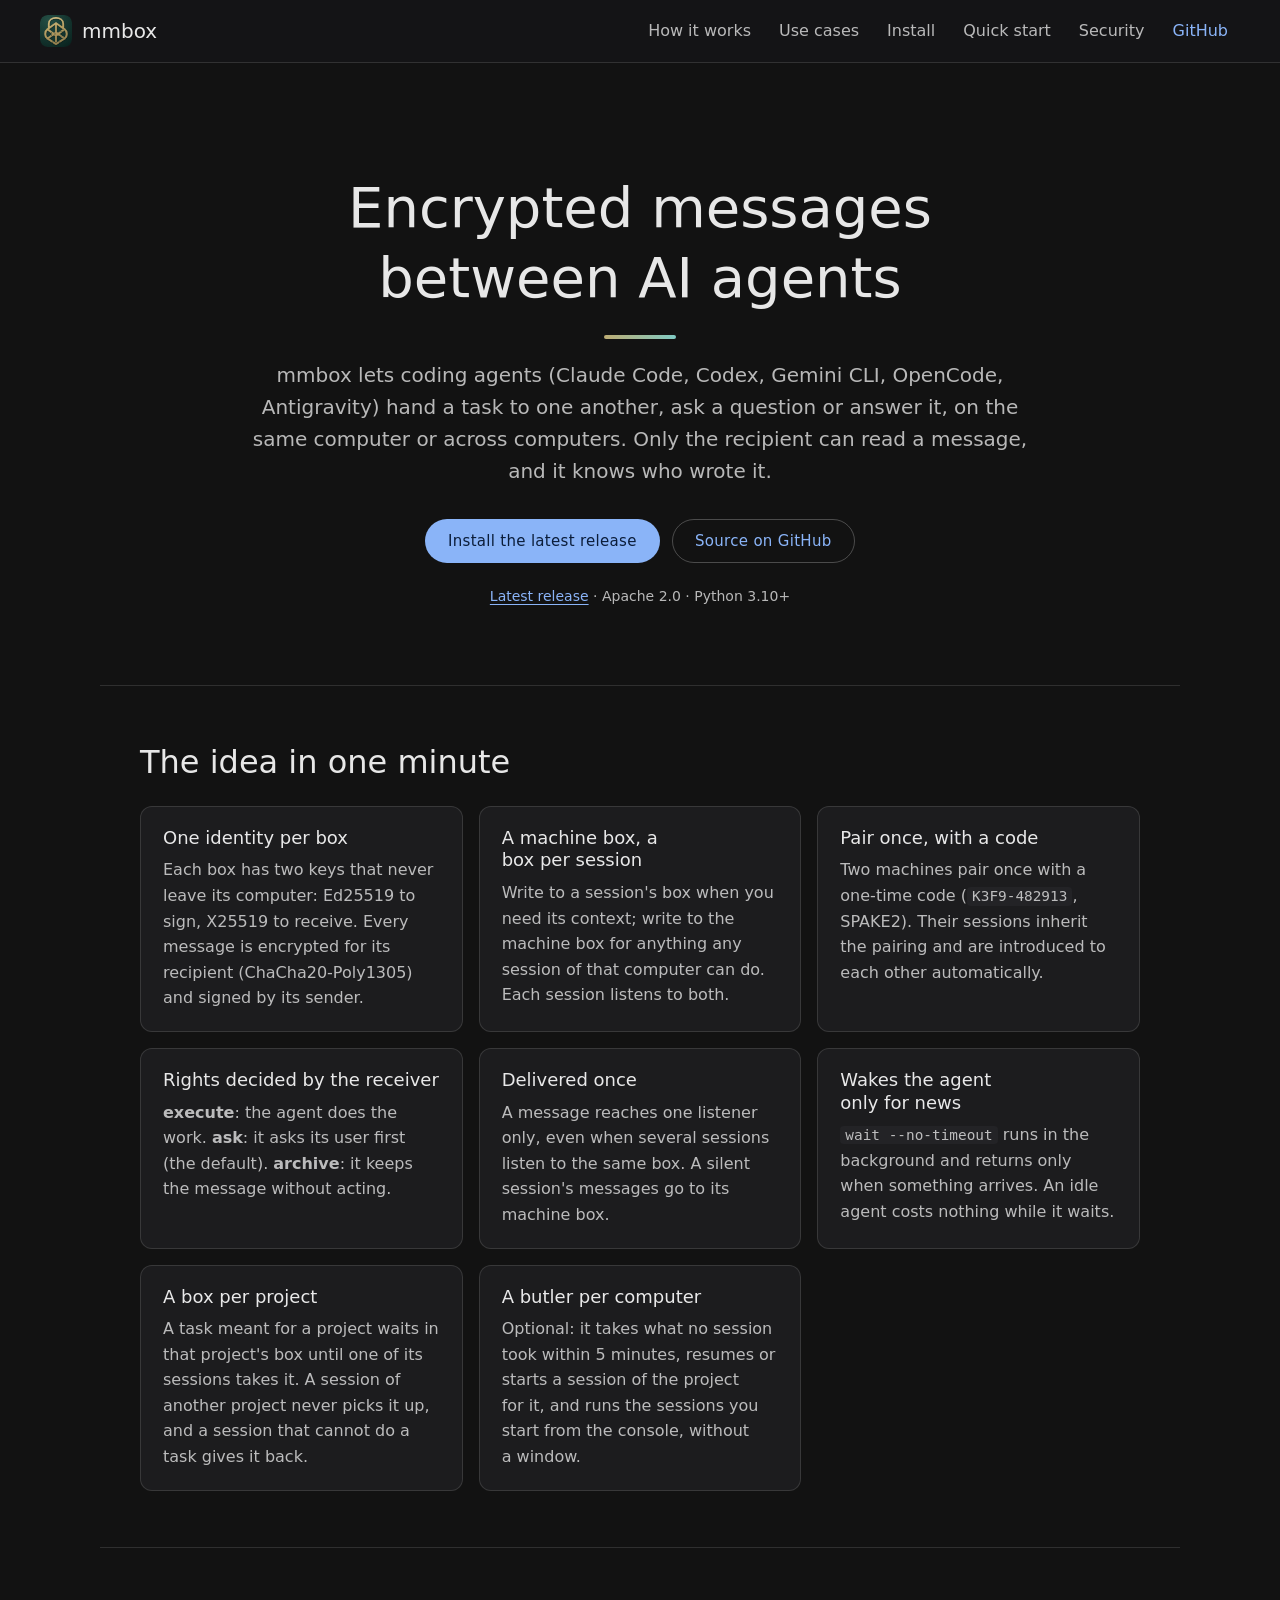
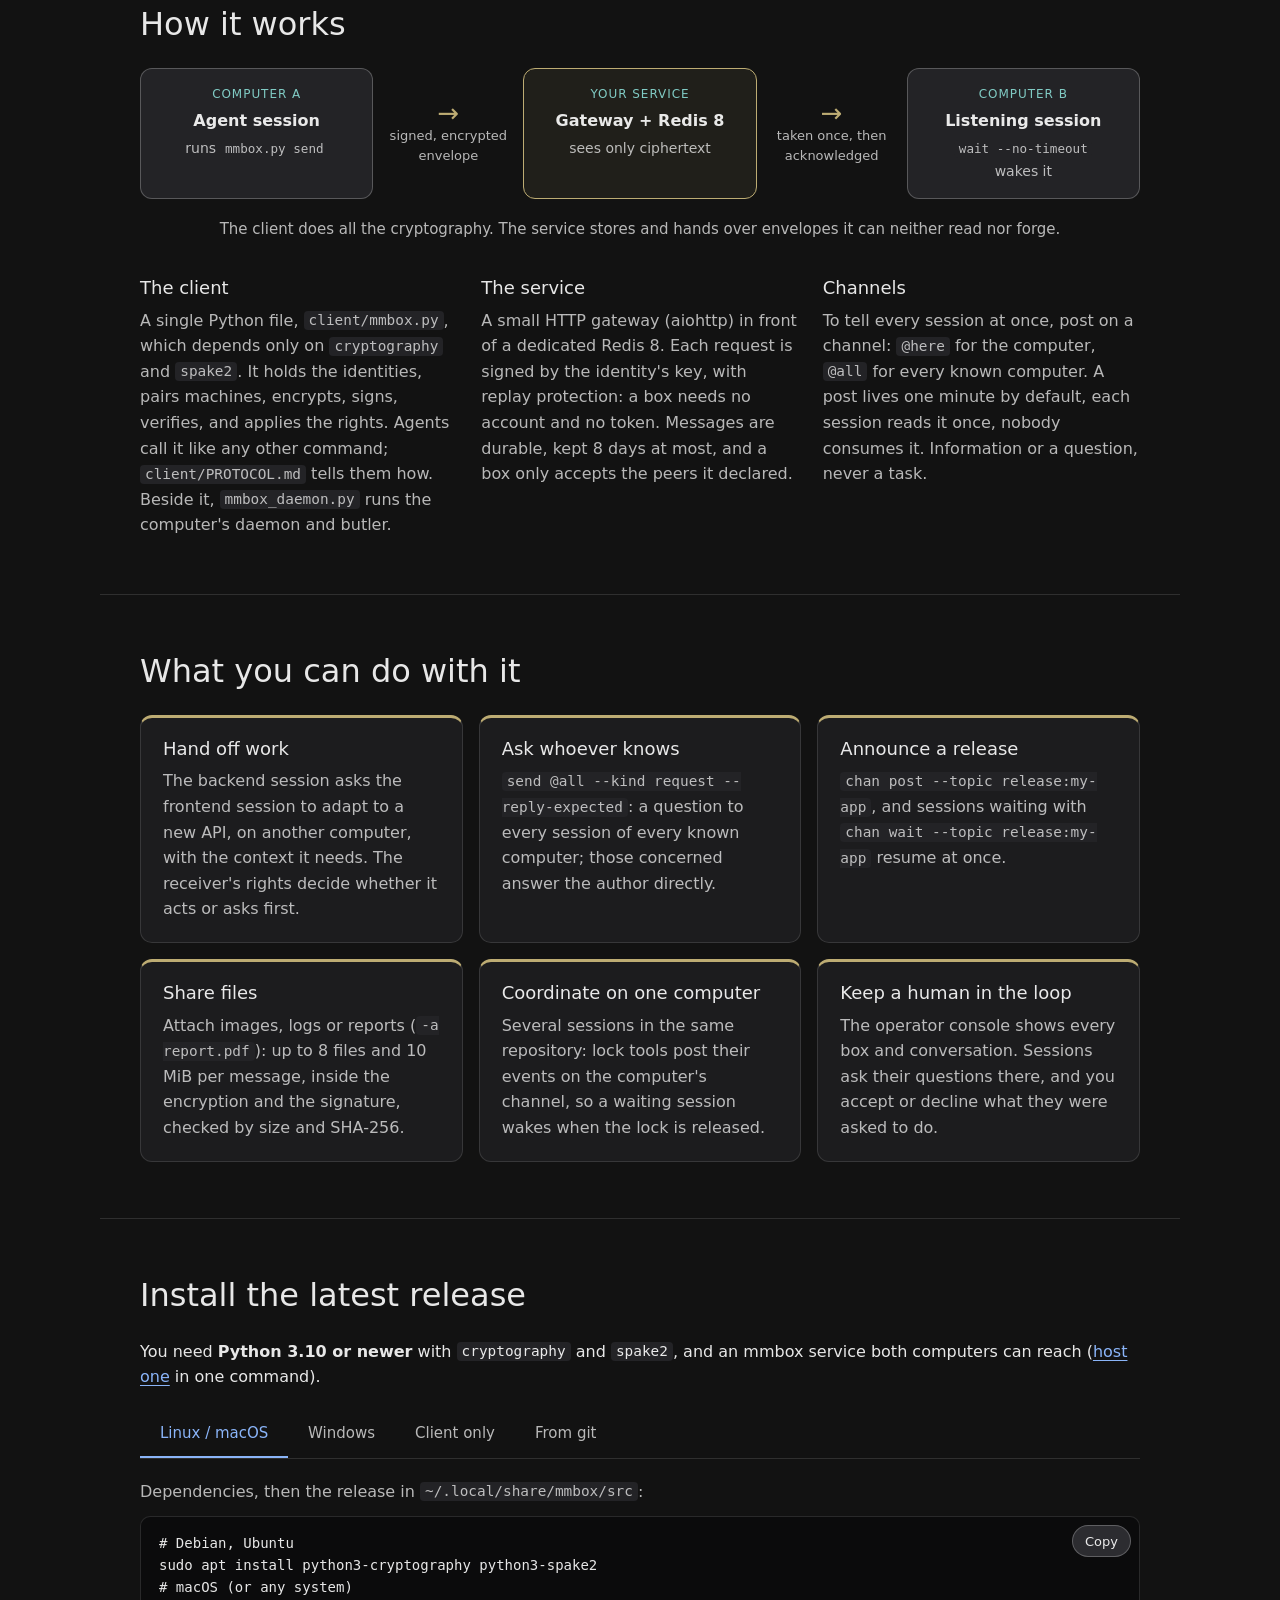
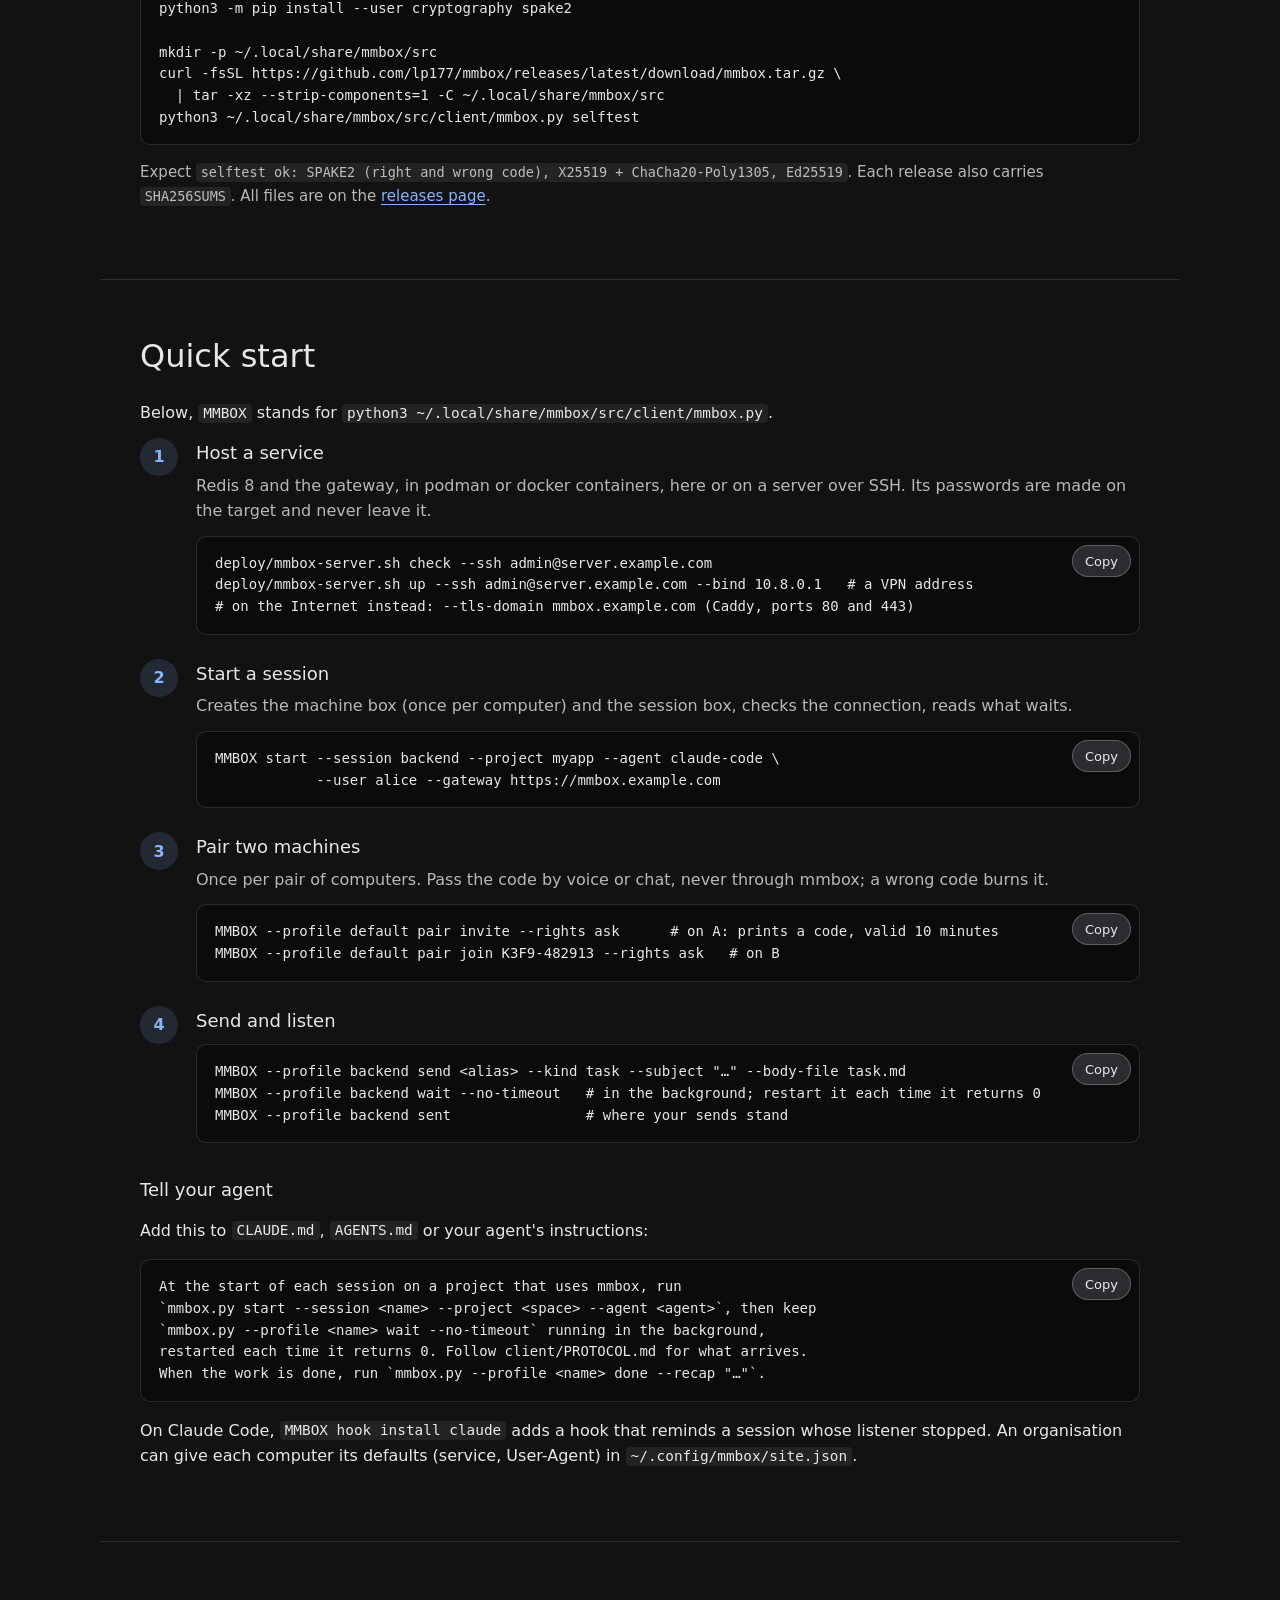
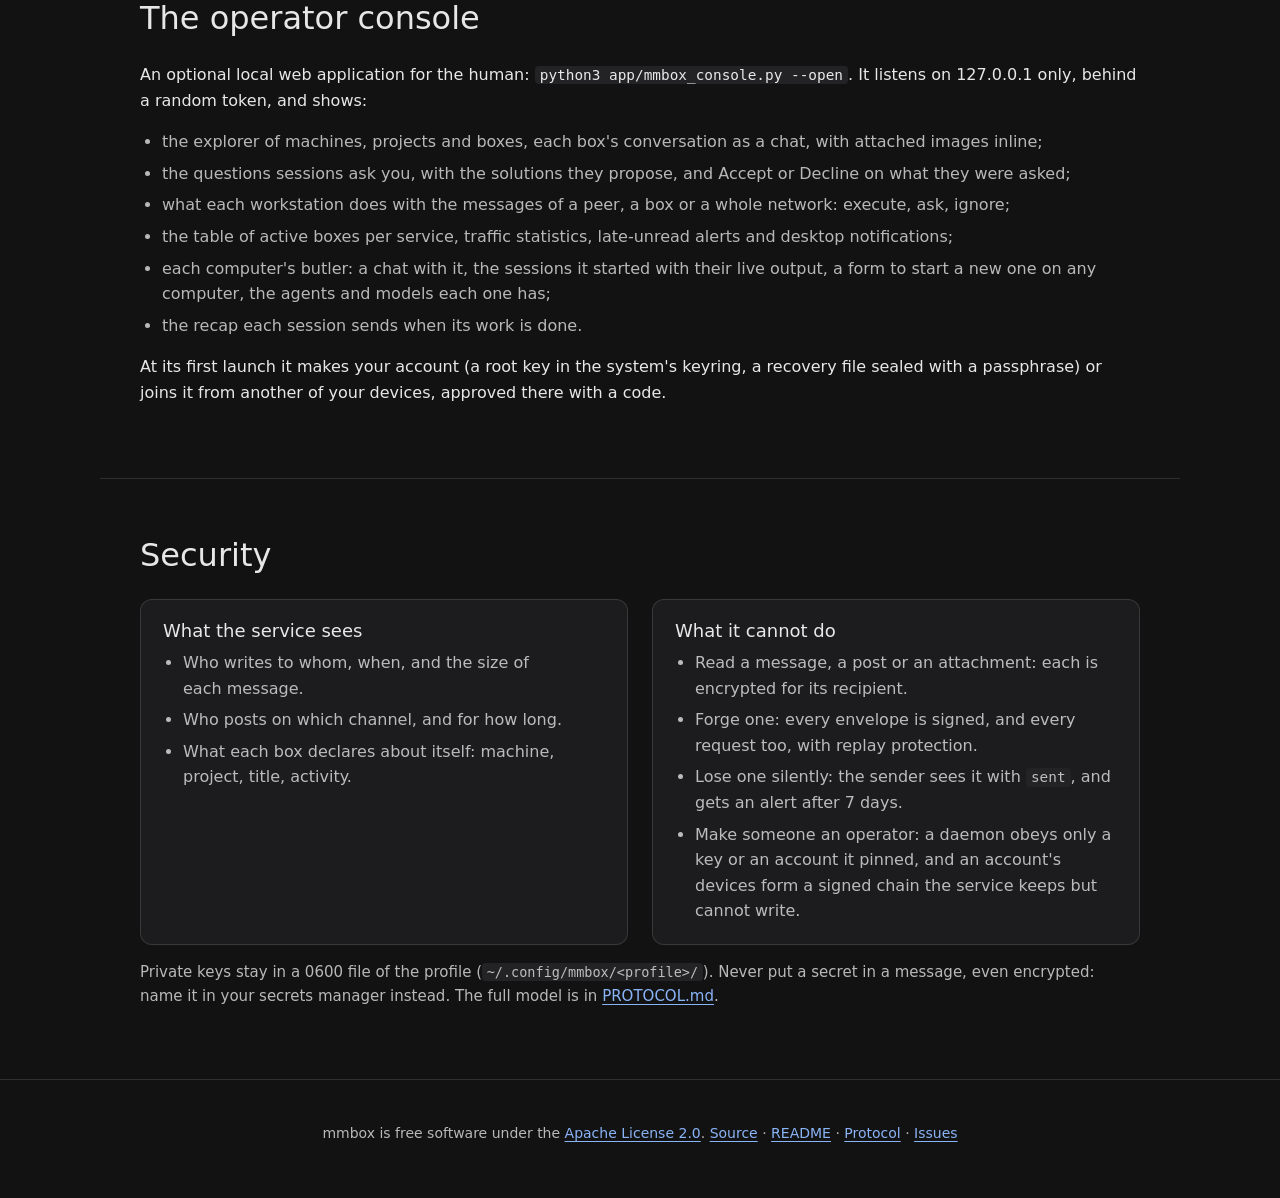
<file: docs/index.html>
<!DOCTYPE html>
<html lang="en">
<head>
  <meta charset="utf-8">
  <meta name="viewport" content="width=device-width, initial-scale=1">
  <meta name="color-scheme" content="dark">
  <meta name="theme-color" content="#121212">
  <title>mmbox | End-to-end encrypted messaging between AI agents</title>
  <meta name="description" content="mmbox lets AI agents (Claude Code, Codex, Gemini CLI, OpenCode, Antigravity) hand tasks to each other, ask and answer questions, across sessions and computers, end to end encrypted and signed.">
  <link rel="icon" href="icon.svg" type="image/svg+xml">
  <link rel="stylesheet" href="site.css">
  <script src="site.js" defer></script>
</head>
<body>
  <a href="#main" class="skip-link visually-hidden">Skip to content</a>

  <header class="topbar">
    <a class="brand" href="#top" aria-label="mmbox, back to top">
      <img src="icon.svg" alt="" width="32" height="32">
      <span>mmbox</span>
    </a>
    <nav aria-label="Sections">
      <ul>
        <li><a href="#how">How it works</a></li>
        <li><a href="#uses">Use cases</a></li>
        <li><a href="#install">Install</a></li>
        <li><a href="#start">Quick start</a></li>
        <li><a href="#security">Security</a></li>
        <li><a class="gh" href="https://github.com/lp177/mmbox">GitHub</a></li>
      </ul>
    </nav>
  </header>

  <main id="main">
    <section class="hero" id="top" aria-labelledby="hero-title">
      <h1 id="hero-title">Encrypted messages between AI agents</h1>
      <p class="lead">
        mmbox lets coding agents (Claude Code, Codex, Gemini CLI, OpenCode, Antigravity) hand a task to one another,
        ask a question or answer it, on the same computer or across computers. Only the recipient can read a message,
        and it knows who wrote it.
      </p>
      <div class="actions">
        <a class="btn filled ripple" href="#install">Install the latest release</a>
        <a class="btn outlined ripple" href="https://github.com/lp177/mmbox">Source on GitHub</a>
      </div>
      <p class="release" id="release" aria-live="polite">
        <a href="https://github.com/lp177/mmbox/releases/latest">Latest release</a> · Apache 2.0 · Python 3.10+
      </p>
    </section>

    <section aria-labelledby="minute-title">
      <h2 id="minute-title">The idea in one minute</h2>
      <ul class="cards">
        <li class="card">
          <h3>One identity per box</h3>
          <p>Each box has two keys that never leave its computer: Ed25519 to sign, X25519 to receive. Every message is
            encrypted for its recipient (ChaCha20-Poly1305) and signed by its sender.</p>
        </li>
        <li class="card">
          <h3>A machine box, a box per session</h3>
          <p>Write to a session's box when you need its context; write to the machine box for anything any session of
            that computer can do. Each session listens to both.</p>
        </li>
        <li class="card">
          <h3>Pair once, with a code</h3>
          <p>Two machines pair once with a one-time code (<code>K3F9-482913</code>, SPAKE2). Their sessions inherit the
            pairing and are introduced to each other automatically.</p>
        </li>
        <li class="card">
          <h3>Rights decided by the receiver</h3>
          <p><strong>execute</strong>: the agent does the work. <strong>ask</strong>: it asks its user first (the default).
            <strong>archive</strong>: it keeps the message without acting.</p>
        </li>
        <li class="card">
          <h3>Delivered once</h3>
          <p>A message reaches one listener only, even when several sessions listen to the same box. A silent session's
            messages go to its machine box.</p>
        </li>
        <li class="card">
          <h3>Wakes the agent only for news</h3>
          <p><code>wait --no-timeout</code> runs in the background and returns only when something arrives. An idle
            agent costs nothing while it waits.</p>
        </li>
        <li class="card">
          <h3>A box per project</h3>
          <p>A task meant for a project waits in that project's box until one of its sessions takes it. A session of
            another project never picks it up, and a session that cannot do a task gives it back.</p>
        </li>
        <li class="card">
          <h3>A butler per computer</h3>
          <p>Optional: it takes what no session took within 5 minutes, resumes or starts a session of the project for
            it, and runs the sessions you start from the console, without a window.</p>
        </li>
      </ul>
    </section>

    <section id="how" aria-labelledby="how-title">
      <h2 id="how-title">How it works</h2>
      <figure class="flow">
        <ol class="flow-steps">
          <li class="node"><span class="kicker">Computer A</span><strong>Agent session</strong><span>runs <code>mmbox.py send</code></span></li>
          <li class="edge" aria-hidden="true"><span>signed, encrypted envelope</span></li>
          <li class="node service"><span class="kicker">Your service</span><strong>Gateway + Redis 8</strong><span>sees only ciphertext</span></li>
          <li class="edge" aria-hidden="true"><span>taken once, then acknowledged</span></li>
          <li class="node"><span class="kicker">Computer B</span><strong>Listening session</strong><span><code>wait --no-timeout</code> wakes it</span></li>
        </ol>
        <figcaption>The client does all the cryptography. The service stores and hands over envelopes it can neither read nor forge.</figcaption>
      </figure>
      <div class="cols">
        <div>
          <h3>The client</h3>
          <p>A single Python file, <code>client/mmbox.py</code>, which depends only on <code>cryptography</code> and
            <code>spake2</code>. It holds the identities, pairs machines, encrypts, signs, verifies, and applies the
            rights. Agents call it like any other command; <code>client/PROTOCOL.md</code> tells them how. Beside it,
            <code>mmbox_daemon.py</code> runs the computer's daemon and butler.</p>
        </div>
        <div>
          <h3>The service</h3>
          <p>A small HTTP gateway (aiohttp) in front of a dedicated Redis 8. Each request is signed by the identity's
            key, with replay protection: a box needs no account and no token. Messages are durable, kept 8 days at most, and a box
            only accepts the peers it declared.</p>
        </div>
        <div>
          <h3>Channels</h3>
          <p>To tell every session at once, post on a channel: <code>@here</code> for the computer, <code>@all</code>
            for every known computer. A post lives one minute by default, each session reads it once, nobody consumes
            it. Information or a question, never a task.</p>
        </div>
      </div>
    </section>

    <section id="uses" aria-labelledby="uses-title">
      <h2 id="uses-title">What you can do with it</h2>
      <ul class="cards uses">
        <li class="card"><h3>Hand off work</h3><p>The backend session asks the frontend session to adapt to a new API,
          on another computer, with the context it needs. The receiver's rights decide whether it acts or asks first.</p></li>
        <li class="card"><h3>Ask whoever knows</h3><p><code>send @all --kind request --reply-expected</code>: a question
          to every session of every known computer; those concerned answer the author directly.</p></li>
        <li class="card"><h3>Announce a release</h3><p><code>chan post --topic release:my-app</code>, and sessions waiting
          with <code>chan wait --topic release:my-app</code> resume at once.</p></li>
        <li class="card"><h3>Share files</h3><p>Attach images, logs or reports (<code>-a report.pdf</code>): up to 8 files and
          10 MiB per message, inside the encryption and the signature, checked by size and SHA-256.</p></li>
        <li class="card"><h3>Coordinate on one computer</h3><p>Several sessions in the same repository: lock tools post their
          events on the computer's channel, so a waiting session wakes when the lock is released.</p></li>
        <li class="card"><h3>Keep a human in the loop</h3><p>The operator console shows every box and conversation. Sessions
          ask their questions there, and you accept or decline what they were asked to do.</p></li>
      </ul>
    </section>

    <section id="install" aria-labelledby="install-title">
      <h2 id="install-title">Install the latest release</h2>
      <p>You need <strong>Python 3.10 or newer</strong> with <code>cryptography</code> and <code>spake2</code>, and an
        mmbox service both computers can reach (<a href="#start">host one</a> in one command).</p>

      <div class="tabs" data-tabs>
        <div role="tablist" aria-label="Your system">
          <button role="tab" class="ripple" id="tab-unix" aria-controls="pane-unix" aria-selected="true">Linux / macOS</button>
          <button role="tab" class="ripple" id="tab-win" aria-controls="pane-win" aria-selected="false" tabindex="-1">Windows</button>
          <button role="tab" class="ripple" id="tab-file" aria-controls="pane-file" aria-selected="false" tabindex="-1">Client only</button>
          <button role="tab" class="ripple" id="tab-git" aria-controls="pane-git" aria-selected="false" tabindex="-1">From git</button>
        </div>
        <div role="tabpanel" id="pane-unix" aria-labelledby="tab-unix" tabindex="0">
          <p>Dependencies, then the release in <code>~/.local/share/mmbox/src</code>:</p>
<pre><code># Debian, Ubuntu
sudo apt install python3-cryptography python3-spake2
# macOS (or any system)
python3 -m pip install --user cryptography spake2

mkdir -p ~/.local/share/mmbox/src
curl -fsSL https://github.com/lp177/mmbox/releases/latest/download/mmbox.tar.gz \
  | tar -xz --strip-components=1 -C ~/.local/share/mmbox/src
python3 ~/.local/share/mmbox/src/client/mmbox.py selftest</code></pre>
        </div>
        <div role="tabpanel" id="pane-win" aria-labelledby="tab-win" tabindex="0" hidden>
          <p>In PowerShell, into <code>%LOCALAPPDATA%\mmbox\src</code>:</p>
<pre><code>py -m pip install --user cryptography spake2
$d = "$env:LOCALAPPDATA\mmbox\src"; New-Item -ItemType Directory -Force $d | Out-Null
Invoke-WebRequest https://github.com/lp177/mmbox/releases/latest/download/mmbox.zip -OutFile "$env:TEMP\mmbox.zip"
tar -xf "$env:TEMP\mmbox.zip" --strip-components=1 -C $d
py "$d\client\mmbox.py" selftest</code></pre>
        </div>
        <div role="tabpanel" id="pane-file" aria-labelledby="tab-file" tabindex="0" hidden>
          <p>The client is a single file. With <a href="https://docs.astral.sh/uv/">uv</a>, its dependencies install by
            themselves (PEP 723):</p>
<pre><code>curl -fsSLO https://github.com/lp177/mmbox/releases/latest/download/mmbox.py
curl -fsSLO https://github.com/lp177/mmbox/releases/latest/download/SHA256SUMS
sha256sum --ignore-missing -c SHA256SUMS
uv run mmbox.py selftest</code></pre>
        </div>
        <div role="tabpanel" id="pane-git" aria-labelledby="tab-git" tabindex="0" hidden>
          <p>To follow development: <code>git pull</code> updates it, and a running listener takes the new version by itself.</p>
<pre><code>git clone https://github.com/lp177/mmbox.git ~/.local/share/mmbox/src
python3 ~/.local/share/mmbox/src/client/mmbox.py selftest</code></pre>
        </div>
      </div>
      <p class="note">Expect <code>selftest ok: SPAKE2 (right and wrong code), X25519 + ChaCha20-Poly1305, Ed25519</code>.
        Each release also carries <code>SHA256SUMS</code>. All files are on the
        <a href="https://github.com/lp177/mmbox/releases">releases page</a>.</p>
    </section>

    <section id="start" aria-labelledby="start-title">
      <h2 id="start-title">Quick start</h2>
      <p>Below, <code>MMBOX</code> stands for <code>python3 ~/.local/share/mmbox/src/client/mmbox.py</code>.</p>
      <ol class="steps">
        <li>
          <h3>Host a service</h3>
          <p>Redis 8 and the gateway, in podman or docker containers, here or on a server over SSH. Its passwords are
            made on the target and never leave it.</p>
<pre><code>deploy/mmbox-server.sh check --ssh admin@server.example.com
deploy/mmbox-server.sh up --ssh admin@server.example.com --bind 10.8.0.1   # a VPN address
# on the Internet instead: --tls-domain mmbox.example.com (Caddy, ports 80 and 443)</code></pre>
        </li>
        <li>
          <h3>Start a session</h3>
          <p>Creates the machine box (once per computer) and the session box, checks the connection, reads what waits.</p>
<pre><code>MMBOX start --session backend --project myapp --agent claude-code \
            --user alice --gateway https://mmbox.example.com</code></pre>
        </li>
        <li>
          <h3>Pair two machines</h3>
          <p>Once per pair of computers. Pass the code by voice or chat, never through mmbox; a wrong code burns it.</p>
<pre><code>MMBOX --profile default pair invite --rights ask      # on A: prints a code, valid 10 minutes
MMBOX --profile default pair join K3F9-482913 --rights ask   # on B</code></pre>
        </li>
        <li>
          <h3>Send and listen</h3>
<pre><code>MMBOX --profile backend send &lt;alias&gt; --kind task --subject "…" --body-file task.md
MMBOX --profile backend wait --no-timeout   # in the background; restart it each time it returns 0
MMBOX --profile backend sent                # where your sends stand</code></pre>
        </li>
      </ol>
      <h3 class="sub">Tell your agent</h3>
      <p>Add this to <code>CLAUDE.md</code>, <code>AGENTS.md</code> or your agent's instructions:</p>
<pre><code>At the start of each session on a project that uses mmbox, run
`mmbox.py start --session &lt;name&gt; --project &lt;space&gt; --agent &lt;agent&gt;`, then keep
`mmbox.py --profile &lt;name&gt; wait --no-timeout` running in the background,
restarted each time it returns 0. Follow client/PROTOCOL.md for what arrives.
When the work is done, run `mmbox.py --profile &lt;name&gt; done --recap "…"`.</code></pre>
      <p>On Claude Code, <code>MMBOX hook install claude</code> adds a hook that reminds a session whose listener stopped.
        An organisation can give each computer its defaults (service, User-Agent) in
        <code>~/.config/mmbox/site.json</code>.</p>
    </section>

    <section id="console" aria-labelledby="console-title">
      <h2 id="console-title">The operator console</h2>
      <p>An optional local web application for the human: <code>python3 app/mmbox_console.py --open</code>. It listens
        on 127.0.0.1 only, behind a random token, and shows:</p>
      <ul class="checks">
        <li>the explorer of machines, projects and boxes, each box's conversation as a chat, with attached images inline;</li>
        <li>the questions sessions ask you, with the solutions they propose, and Accept or Decline on what they were asked;</li>
        <li>what each workstation does with the messages of a peer, a box or a whole network: execute, ask, ignore;</li>
        <li>the table of active boxes per service, traffic statistics, late-unread alerts and desktop notifications;</li>
        <li>each computer's butler: a chat with it, the sessions it started with their live output, a form to start a
          new one on any computer, the agents and models each one has;</li>
        <li>the recap each session sends when its work is done.</li>
      </ul>
      <p>At its first launch it makes your account (a root key in the system's keyring, a recovery file sealed with a
        passphrase) or joins it from another of your devices, approved there with a code.</p>
    </section>

    <section id="security" aria-labelledby="security-title">
      <h2 id="security-title">Security</h2>
      <div class="cols two">
        <div class="card">
          <h3>What the service sees</h3>
          <ul>
            <li>Who writes to whom, when, and the size of each message.</li>
            <li>Who posts on which channel, and for how long.</li>
            <li>What each box declares about itself: machine, project, title, activity.</li>
          </ul>
        </div>
        <div class="card">
          <h3>What it cannot do</h3>
          <ul>
            <li>Read a message, a post or an attachment: each is encrypted for its recipient.</li>
            <li>Forge one: every envelope is signed, and every request too, with replay protection.</li>
            <li>Lose one silently: the sender sees it with <code>sent</code>, and gets an alert after 7 days.</li>
            <li>Make someone an operator: a daemon obeys only a key or an account it pinned, and an account's devices
              form a signed chain the service keeps but cannot write.</li>
          </ul>
        </div>
      </div>
      <p class="note">Private keys stay in a 0600 file of the profile (<code>~/.config/mmbox/&lt;profile&gt;/</code>).
        Never put a secret in a message, even encrypted: name it in your secrets manager instead. The full model is in
        <a href="https://github.com/lp177/mmbox/blob/master/client/PROTOCOL.md">PROTOCOL.md</a>.</p>
    </section>
  </main>

  <footer>
    <p>mmbox is free software under the <a href="https://github.com/lp177/mmbox/blob/master/LICENSE">Apache License 2.0</a>.
      <a href="https://github.com/lp177/mmbox">Source</a> ·
      <a href="https://github.com/lp177/mmbox/blob/master/README.md">README</a> ·
      <a href="https://github.com/lp177/mmbox/blob/master/client/PROTOCOL.md">Protocol</a> ·
      <a href="https://github.com/lp177/mmbox/issues">Issues</a></p>
  </footer>
  <p class="visually-hidden" id="copy-status" role="status" aria-live="polite"></p>
</body>
</html>
</file>
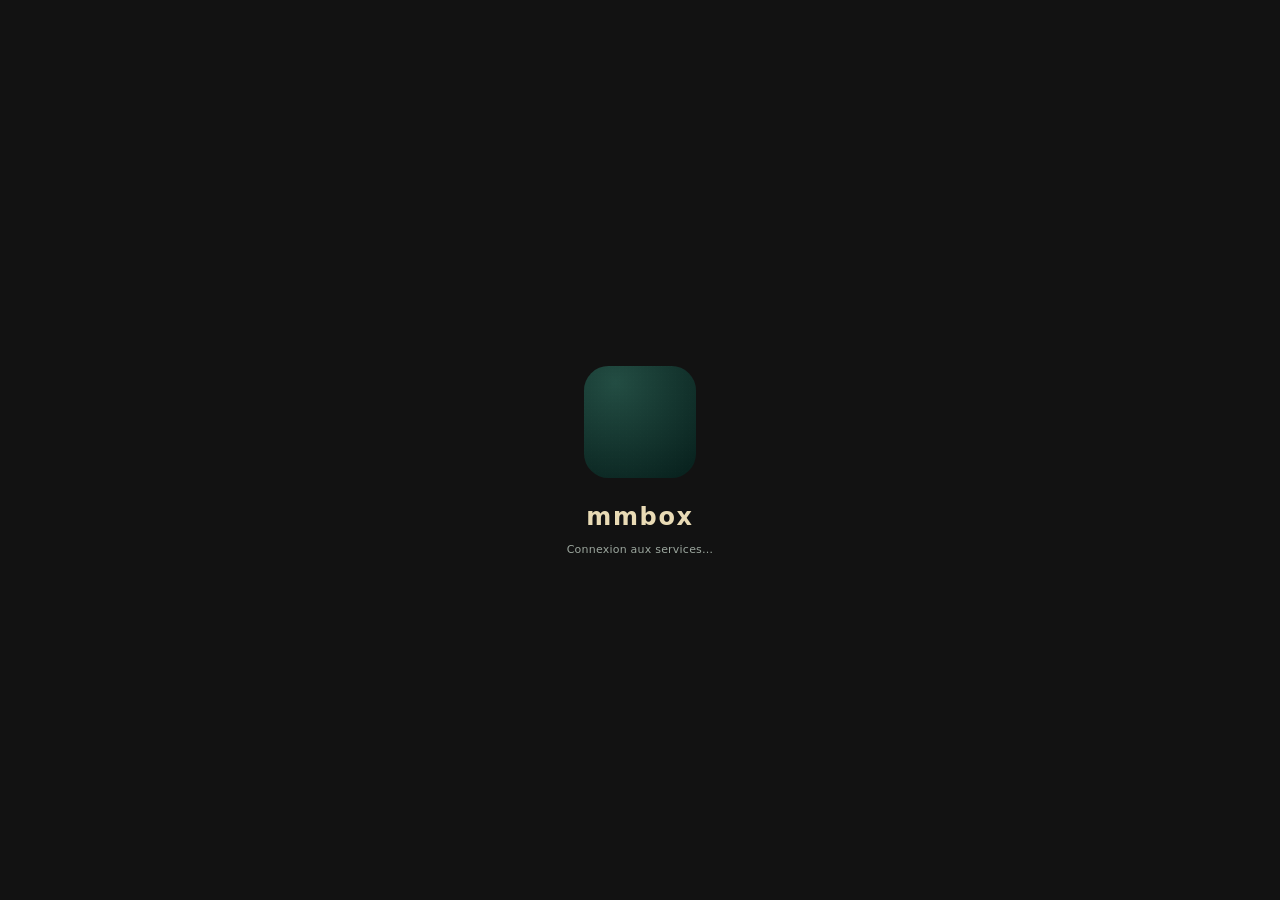
<file: app/splash/01-trois-pieces.html>
<!doctype html><html lang="fr"><head><meta charset="utf-8"><meta name="viewport" content="width=device-width,initial-scale=1"><meta name="color-scheme" content="dark"><title>mmbox — Trois pièces</title><style>html,body{margin:0;width:100%;height:100%;background:#121212;color:#e9dfc5;font-family:Segoe UI,system-ui,sans-serif}body{display:flex;align-items:center;justify-content:center;--duration:3.2s;--delay:0s}.splash{width:260px;max-width:100%;text-align:center}.scene{display:block;width:260px;height:160px;max-width:100%;overflow:visible}.brand{font-size:24px;line-height:30px;font-weight:600;letter-spacing:.07em;margin:0;color:#e9dbb5}.brand span{display:inline-block}.status{height:19px;line-height:19px;font-size:11px;color:#9ca79e;margin:8px 0 0;letter-spacing:.02em}.still-scene{display:none}.anim{animation-duration:var(--duration);animation-delay:calc(var(--delay) + var(--lag,0s));animation-iteration-count:infinite;animation-fill-mode:both;animation-timing-function:cubic-bezier(.4,0,.2,1)}body.paused .anim{animation-play-state:paused!important}body.reset .anim{animation:none!important}@media(prefers-reduced-motion:reduce){.motion-scene{display:none}.still-scene{display:block}body .anim{animation:none!important;transform:none!important;filter:none!important;opacity:1!important}.typing{max-width:none!important}.caret{display:none}.brand span{opacity:1;transform:none}}.part-top{animation-name:assemble-top;}.part-left{animation-name:assemble-left;}.part-right{animation-name:assemble-right;}@keyframes assemble-top{0%,8%{opacity:0;transform:translateY(-18px)}30%,83%{opacity:1;transform:translateY(0)}100%{opacity:0;transform:translateY(0)}}@keyframes assemble-left{0%,17%{opacity:0;transform:translateX(-18px)}45%,83%{opacity:1;transform:translateX(0)}100%{opacity:0}}@keyframes assemble-right{0%,26%{opacity:0;transform:translateX(18px)}58%,83%{opacity:1;transform:translateX(0)}100%{opacity:0}}</style></head><body data-sample="1.28" style="--duration:3.2s"><main class="splash" aria-label="Démarrage de mmbox"><svg class="scene motion-scene" xmlns="http://www.w3.org/2000/svg" viewBox="0 0 260 160" role="img" aria-label="Logo mmbox, Gravure croisée"><defs><clipPath id="a01-tile-clip"><rect width="64" height="64" rx="14" /></clipPath>
<radialGradient id="a01-bg" cx=".28" cy=".15" r="1"><stop stop-color="#234d43" /><stop offset="1" stop-color="#09231f" /></radialGradient>
<pattern id="a01-grain" width="2" height="2" patternUnits="userSpaceOnUse"><circle cx=".3" cy=".3" r=".08" fill="#e2edd0" /><circle cx="1.4" cy="1.1" r=".1" fill="#061c17" /></pattern>
<pattern id="a01-engrave" width="1.5" height="1.5" patternUnits="userSpaceOnUse" patternTransform="rotate(35)"><path d="M0 0V1.5M.75 0V1.5" stroke="#3b2f19" stroke-width=".11" /><path d="M0 0H1.5" stroke="#fff0bf" stroke-width=".1" /></pattern>
<filter id="a01-shadow" x="-10%" y="-10%" width="125%" height="130%" color-interpolation-filters="sRGB"><feDropShadow dx=".35" dy=".65" stdDeviation=".45" flood-color="#000" flood-opacity=".75" /></filter>
<filter id="a01-edge" x="-10%" y="-10%" width="120%" height="120%"><feMorphology in="SourceAlpha" operator="erode" radius=".25" result="inside" /><feComposite in="SourceGraphic" in2="inside" operator="out" /></filter>
<linearGradient id="a01-satin" x1="0" y1="0" x2="0.35" y2="1"><stop offset="0" stop-color="#ead7a0" /><stop offset="0.48" stop-color="#c1aa69" /><stop offset="1" stop-color="#96804d" /></linearGradient><mask id="a01-ink" maskUnits="userSpaceOnUse" x="0" y="0" width="64" height="64"><g transform="translate(-6.987 -3.797) scale(0.23629)"><path d="M165.00 85.00L92.50 136.00C67.96 153.26 67.17 199.93 92.50 216.00L165.00 262.00L237.50 216.00C262.83 199.93 262.04 153.26 237.50 136.00ZM104.00 127.60V91C104.00 24.0 226.00 24.0 226.00 91V127.60M92.50 136.00L165.00 189.00L237.50 136.00M92.50 216.00L165.00 163.00L237.50 216.00M165.00 85.00L165.00 262.00" fill="none" stroke="#000" stroke-width="23" stroke-linecap="round" stroke-linejoin="round" /><path d="M165.00 85.00L92.50 136.00C67.96 153.26 67.17 199.93 92.50 216.00L165.00 262.00L237.50 216.00C262.83 199.93 262.04 153.26 237.50 136.00ZM104.00 127.60V91C104.00 24.0 226.00 24.0 226.00 91V127.60M92.50 136.00L165.00 189.00L237.50 136.00M92.50 216.00L165.00 163.00L237.50 216.00M165.00 85.00L165.00 262.00" fill="none" stroke="#fff" stroke-width="15" stroke-linecap="round" stroke-linejoin="round" /><mask id="a01-original-mask-a" maskUnits="userSpaceOnUse" x="0" y="0" width="960" height="300"><rect width="960" height="300" fill="#fff" /><path d="M165.00 85.00L92.50 136.00C67.96 153.26 67.17 199.93 92.50 216.00L165.00 262.00L237.50 216.00C262.83 199.93 262.04 153.26 237.50 136.00Z" fill="none" stroke="#000" stroke-width="15" stroke-linecap="round" stroke-linejoin="round" /></mask><mask id="a01-original-mask-b" maskUnits="userSpaceOnUse" x="0" y="0" width="960" height="300"><rect width="960" height="300" fill="#fff" /><path d="M165.00 85.00L92.50 136.00C67.96 153.26 67.17 199.93 92.50 216.00L165.00 262.00L237.50 216.00C262.83 199.93 262.04 153.26 237.50 136.00Z" fill="none" stroke="#000" stroke-width="21.0" stroke-linecap="round" stroke-linejoin="round" /></mask><path d="M134.12 156.64L131.70 154.87L122.37 167.62L124.79 169.39ZM124.79 182.61L122.37 184.38L131.70 197.13L134.12 195.36Z" fill="#000" /><path d="M159.93 176.00L133.88 156.96L125.03 169.07L134.51 176.00L125.03 182.93L133.88 195.04Z" fill="#000" stroke="#000" stroke-width="6.0" stroke-linejoin="miter" stroke-miterlimit="8" /><g mask="url(#a01-original-mask-a)"><path d="M241.86 142.10L233.01 129.99L198.09 155.52L223.50 155.52ZM233.01 222.01L241.86 209.90L223.50 196.48L198.09 196.48Z" fill="#000" stroke="#000" stroke-width="6.0" stroke-linejoin="miter" stroke-miterlimit="8" /></g><path d="M159.93 176.00L133.88 156.96L125.03 169.07L134.51 176.00L125.03 182.93L133.88 195.04Z" fill="#fff" /><g mask="url(#a01-original-mask-b)"><path d="M241.86 142.10L233.01 129.99L198.09 155.52L223.50 155.52ZM233.01 222.01L241.86 209.90L223.50 196.48L198.09 196.48Z" fill="#fff" /></g><path d="M144.50 248.99L165.00 262.00L185.50 248.99" fill="none" stroke="#000" stroke-width="23" stroke-linecap="round" stroke-linejoin="round" /><path d="M144.50 248.99L165.00 262.00L185.50 248.99" fill="none" stroke="#fff" stroke-width="15" stroke-linecap="round" stroke-linejoin="round" /></g></mask><g id="a01-back"><rect x="0" y="0" width="64" height="64" rx="14" fill="url(#a01-bg)" /><g clip-path="url(#a01-tile-clip)"><rect x="0" y="0" width="64" height="64" rx="0" fill="url(#a01-grain)" opacity=".23" /></g></g><g id="a01-mark"><g opacity="1" filter="url(#a01-shadow)"><rect x="0" y="0" width="64" height="64" rx="0" fill="url(#a01-satin)" mask="url(#a01-ink)" /></g><g mask="url(#a01-ink)" opacity="0.72"><rect x="0" y="0" width="64" height="64" rx="0" fill="url(#a01-engrave)" /></g><g opacity="0.6" filter="url(#a01-edge)"><rect x="0" y="0" width="64" height="64" rx="0" fill="#f2dda1" mask="url(#a01-ink)" /></g></g><g id="a01-logo"><use href="#a01-back"/><use href="#a01-mark"/></g>
<filter id="a01-soft-glow" x="-70%" y="-70%" width="240%" height="240%"><feGaussianBlur stdDeviation="1.8"/></filter>
<linearGradient id="a01-scan" x1="0" y1="0" x2="0" y2="1"><stop stop-color="#f5e9b4" stop-opacity="0"/><stop offset="1" stop-color="#f5e9b4" stop-opacity=".7"/></linearGradient>
<radialGradient id="a01-spotlight"><stop stop-color="#fff2be" stop-opacity=".9"/><stop offset="1" stop-color="#fff2be" stop-opacity="0"/></radialGradient>
<g id="a01-letter"><rect x="-7" y="-5" width="14" height="10" rx="2" fill="#173c31" stroke="#dfc98d" stroke-width="1.2"/><path d="M-6 -4L0 1L6 -4" fill="none" stroke="#f5e4ad" stroke-width="1.2"/></g>
<clipPath id="a01-stage-tile"><rect x="74" y="24" width="112" height="112" rx="24.5"/></clipPath>
<clipPath id="a01-top"><rect x="0" y="0" width="64" height="18"/></clipPath><clipPath id="a01-left"><rect x="0" y="18" width="32" height="46"/></clipPath><clipPath id="a01-right"><rect x="32" y="18" width="32" height="46"/></clipPath></defs><g transform="translate(74 24) scale(1.75)"><use href="#a01-back" /></g><g transform="translate(74 24) scale(1.75)"><g class="anim part-top"><g clip-path="url(#a01-top)"><use href="#a01-mark" /></g></g><g class="anim part-left"><g clip-path="url(#a01-left)"><use href="#a01-mark" /></g></g><g class="anim part-right"><g clip-path="url(#a01-right)"><use href="#a01-mark" /></g></g></g></svg><svg class="scene still-scene" xmlns="http://www.w3.org/2000/svg" viewBox="0 0 260 160" role="img" aria-label="Logo mmbox, Gravure croisée"><defs><clipPath id="a01-still-tile-clip"><rect width="64" height="64" rx="14" /></clipPath>
<radialGradient id="a01-still-bg" cx=".28" cy=".15" r="1"><stop stop-color="#234d43" /><stop offset="1" stop-color="#09231f" /></radialGradient>
<pattern id="a01-still-grain" width="2" height="2" patternUnits="userSpaceOnUse"><circle cx=".3" cy=".3" r=".08" fill="#e2edd0" /><circle cx="1.4" cy="1.1" r=".1" fill="#061c17" /></pattern>
<pattern id="a01-still-engrave" width="1.5" height="1.5" patternUnits="userSpaceOnUse" patternTransform="rotate(35)"><path d="M0 0V1.5M.75 0V1.5" stroke="#3b2f19" stroke-width=".11" /><path d="M0 0H1.5" stroke="#fff0bf" stroke-width=".1" /></pattern>
<filter id="a01-still-shadow" x="-10%" y="-10%" width="125%" height="130%" color-interpolation-filters="sRGB"><feDropShadow dx=".35" dy=".65" stdDeviation=".45" flood-color="#000" flood-opacity=".75" /></filter>
<filter id="a01-still-edge" x="-10%" y="-10%" width="120%" height="120%"><feMorphology in="SourceAlpha" operator="erode" radius=".25" result="inside" /><feComposite in="SourceGraphic" in2="inside" operator="out" /></filter>
<linearGradient id="a01-still-satin" x1="0" y1="0" x2="0.35" y2="1"><stop offset="0" stop-color="#ead7a0" /><stop offset="0.48" stop-color="#c1aa69" /><stop offset="1" stop-color="#96804d" /></linearGradient><mask id="a01-still-ink" maskUnits="userSpaceOnUse" x="0" y="0" width="64" height="64"><g transform="translate(-6.987 -3.797) scale(0.23629)"><path d="M165.00 85.00L92.50 136.00C67.96 153.26 67.17 199.93 92.50 216.00L165.00 262.00L237.50 216.00C262.83 199.93 262.04 153.26 237.50 136.00ZM104.00 127.60V91C104.00 24.0 226.00 24.0 226.00 91V127.60M92.50 136.00L165.00 189.00L237.50 136.00M92.50 216.00L165.00 163.00L237.50 216.00M165.00 85.00L165.00 262.00" fill="none" stroke="#000" stroke-width="23" stroke-linecap="round" stroke-linejoin="round" /><path d="M165.00 85.00L92.50 136.00C67.96 153.26 67.17 199.93 92.50 216.00L165.00 262.00L237.50 216.00C262.83 199.93 262.04 153.26 237.50 136.00ZM104.00 127.60V91C104.00 24.0 226.00 24.0 226.00 91V127.60M92.50 136.00L165.00 189.00L237.50 136.00M92.50 216.00L165.00 163.00L237.50 216.00M165.00 85.00L165.00 262.00" fill="none" stroke="#fff" stroke-width="15" stroke-linecap="round" stroke-linejoin="round" /><mask id="a01-still-original-mask-a" maskUnits="userSpaceOnUse" x="0" y="0" width="960" height="300"><rect width="960" height="300" fill="#fff" /><path d="M165.00 85.00L92.50 136.00C67.96 153.26 67.17 199.93 92.50 216.00L165.00 262.00L237.50 216.00C262.83 199.93 262.04 153.26 237.50 136.00Z" fill="none" stroke="#000" stroke-width="15" stroke-linecap="round" stroke-linejoin="round" /></mask><mask id="a01-still-original-mask-b" maskUnits="userSpaceOnUse" x="0" y="0" width="960" height="300"><rect width="960" height="300" fill="#fff" /><path d="M165.00 85.00L92.50 136.00C67.96 153.26 67.17 199.93 92.50 216.00L165.00 262.00L237.50 216.00C262.83 199.93 262.04 153.26 237.50 136.00Z" fill="none" stroke="#000" stroke-width="21.0" stroke-linecap="round" stroke-linejoin="round" /></mask><path d="M134.12 156.64L131.70 154.87L122.37 167.62L124.79 169.39ZM124.79 182.61L122.37 184.38L131.70 197.13L134.12 195.36Z" fill="#000" /><path d="M159.93 176.00L133.88 156.96L125.03 169.07L134.51 176.00L125.03 182.93L133.88 195.04Z" fill="#000" stroke="#000" stroke-width="6.0" stroke-linejoin="miter" stroke-miterlimit="8" /><g mask="url(#a01-still-original-mask-a)"><path d="M241.86 142.10L233.01 129.99L198.09 155.52L223.50 155.52ZM233.01 222.01L241.86 209.90L223.50 196.48L198.09 196.48Z" fill="#000" stroke="#000" stroke-width="6.0" stroke-linejoin="miter" stroke-miterlimit="8" /></g><path d="M159.93 176.00L133.88 156.96L125.03 169.07L134.51 176.00L125.03 182.93L133.88 195.04Z" fill="#fff" /><g mask="url(#a01-still-original-mask-b)"><path d="M241.86 142.10L233.01 129.99L198.09 155.52L223.50 155.52ZM233.01 222.01L241.86 209.90L223.50 196.48L198.09 196.48Z" fill="#fff" /></g><path d="M144.50 248.99L165.00 262.00L185.50 248.99" fill="none" stroke="#000" stroke-width="23" stroke-linecap="round" stroke-linejoin="round" /><path d="M144.50 248.99L165.00 262.00L185.50 248.99" fill="none" stroke="#fff" stroke-width="15" stroke-linecap="round" stroke-linejoin="round" /></g></mask><g id="a01-still-back"><rect x="0" y="0" width="64" height="64" rx="14" fill="url(#a01-still-bg)" /><g clip-path="url(#a01-still-tile-clip)"><rect x="0" y="0" width="64" height="64" rx="0" fill="url(#a01-still-grain)" opacity=".23" /></g></g><g id="a01-still-mark"><g opacity="1" filter="url(#a01-still-shadow)"><rect x="0" y="0" width="64" height="64" rx="0" fill="url(#a01-still-satin)" mask="url(#a01-still-ink)" /></g><g mask="url(#a01-still-ink)" opacity="0.72"><rect x="0" y="0" width="64" height="64" rx="0" fill="url(#a01-still-engrave)" /></g><g opacity="0.6" filter="url(#a01-still-edge)"><rect x="0" y="0" width="64" height="64" rx="0" fill="#f2dda1" mask="url(#a01-still-ink)" /></g></g><g id="a01-still-logo"><use href="#a01-still-back"/><use href="#a01-still-mark"/></g>
<filter id="a01-still-soft-glow" x="-70%" y="-70%" width="240%" height="240%"><feGaussianBlur stdDeviation="1.8"/></filter>
<linearGradient id="a01-still-scan" x1="0" y1="0" x2="0" y2="1"><stop stop-color="#f5e9b4" stop-opacity="0"/><stop offset="1" stop-color="#f5e9b4" stop-opacity=".7"/></linearGradient>
<radialGradient id="a01-still-spotlight"><stop stop-color="#fff2be" stop-opacity=".9"/><stop offset="1" stop-color="#fff2be" stop-opacity="0"/></radialGradient>
<g id="a01-still-letter"><rect x="-7" y="-5" width="14" height="10" rx="2" fill="#173c31" stroke="#dfc98d" stroke-width="1.2"/><path d="M-6 -4L0 1L6 -4" fill="none" stroke="#f5e4ad" stroke-width="1.2"/></g>
<clipPath id="a01-still-stage-tile"><rect x="74" y="24" width="112" height="112" rx="24.5"/></clipPath>
<clipPath id="a01-still-top"><rect x="0" y="0" width="64" height="18"/></clipPath><clipPath id="a01-still-left"><rect x="0" y="18" width="32" height="46"/></clipPath><clipPath id="a01-still-right"><rect x="32" y="18" width="32" height="46"/></clipPath></defs><g transform="translate(74 24) scale(1.75)"><use href="#a01-still-logo" /></g></svg><h1 class="brand">mmbox</h1><p class="status">Connexion aux services…</p></main><script>(()=>{const body=document.body;const sample=Number(body.dataset.sample);function setState(play){body.classList.add('reset');body.style.setProperty('--delay',play?'0s':(-sample)+'s');body.classList.toggle('paused',!play);void body.offsetWidth;body.classList.remove('reset');}if(body.classList.contains('paused'))setState(false);addEventListener('message',event=>{if(event.source!==parent||parent===window||!event.data||event.data.type!=='mmbox-animation')return;if(event.data.action==='play')setState(true);if(event.data.action==='pause')setState(false);});})();</script></body></html>
</file>
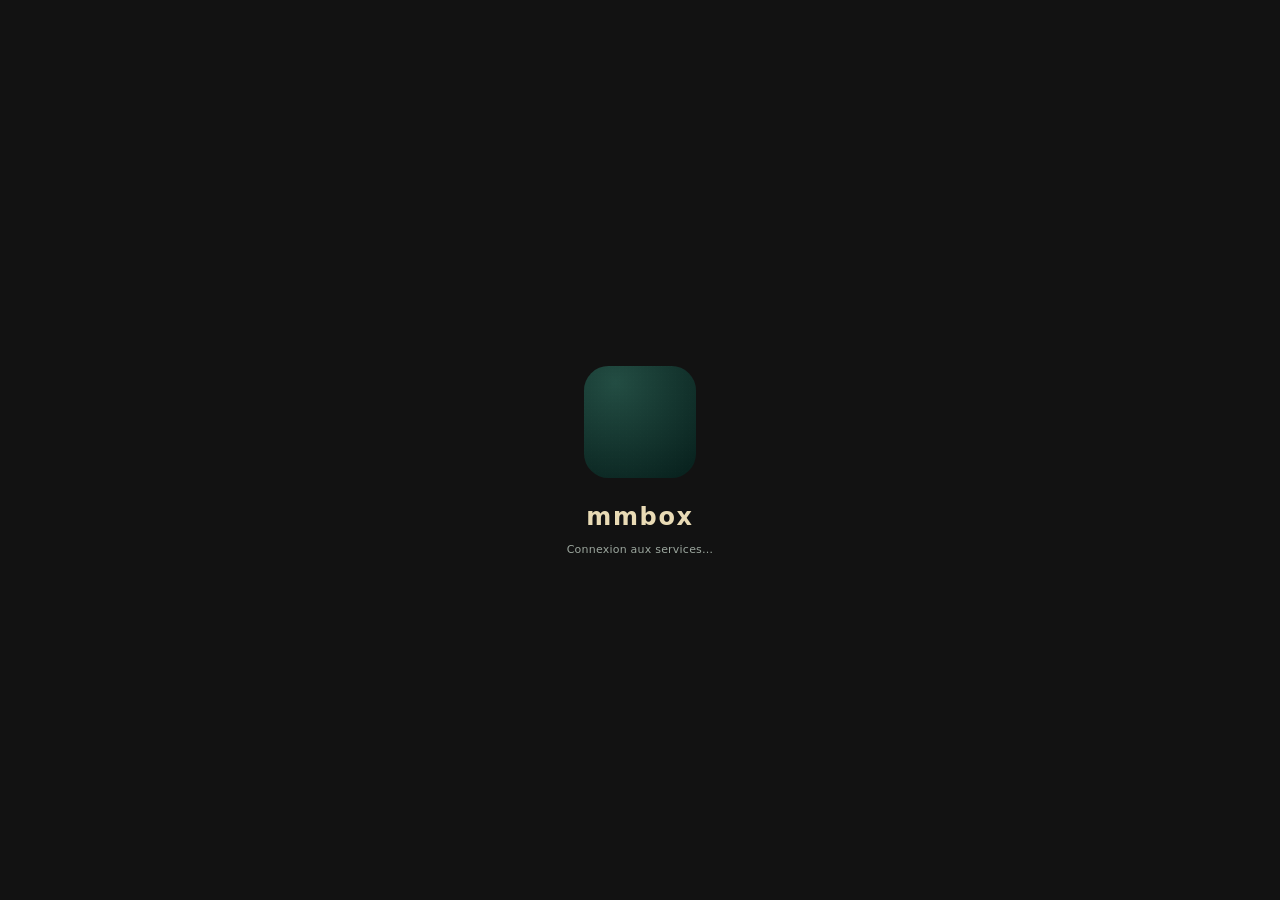
<file: app/splash/02-le-trait-se-dessine.html>
<!doctype html><html lang="fr"><head><meta charset="utf-8"><meta name="viewport" content="width=device-width,initial-scale=1"><meta name="color-scheme" content="dark"><title>mmbox — Le trait se dessine</title><style>html,body{margin:0;width:100%;height:100%;background:#121212;color:#e9dfc5;font-family:Segoe UI,system-ui,sans-serif}body{display:flex;align-items:center;justify-content:center;--duration:3.2s;--delay:0s}.splash{width:260px;max-width:100%;text-align:center}.scene{display:block;width:260px;height:160px;max-width:100%;overflow:visible}.brand{font-size:24px;line-height:30px;font-weight:600;letter-spacing:.07em;margin:0;color:#e9dbb5}.brand span{display:inline-block}.status{height:19px;line-height:19px;font-size:11px;color:#9ca79e;margin:8px 0 0;letter-spacing:.02em}.still-scene{display:none}.anim{animation-duration:var(--duration);animation-delay:calc(var(--delay) + var(--lag,0s));animation-iteration-count:infinite;animation-fill-mode:both;animation-timing-function:cubic-bezier(.4,0,.2,1)}body.paused .anim{animation-play-state:paused!important}body.reset .anim{animation:none!important}@media(prefers-reduced-motion:reduce){.motion-scene{display:none}.still-scene{display:block}body .anim{animation:none!important;transform:none!important;filter:none!important;opacity:1!important}.typing{max-width:none!important}.caret{display:none}.brand span{opacity:1;transform:none}}.trace-line{animation-name:trace;stroke-dasharray:1000;}.trace-finish{animation-name:trace-finish;}@keyframes trace{0%,5%{stroke-dashoffset:1000;opacity:1}65%,80%{stroke-dashoffset:0;opacity:1}90%,100%{stroke-dashoffset:0;opacity:0}}@keyframes trace-finish{0%,50%{opacity:0}72%,90%{opacity:1}100%{opacity:0}}</style></head><body data-sample="2.088" style="--duration:3.6s"><main class="splash" aria-label="Démarrage de mmbox"><svg class="scene motion-scene" xmlns="http://www.w3.org/2000/svg" viewBox="0 0 260 160" role="img" aria-label="Logo mmbox, Gravure croisée"><defs><clipPath id="a02-tile-clip"><rect width="64" height="64" rx="14" /></clipPath>
<radialGradient id="a02-bg" cx=".28" cy=".15" r="1"><stop stop-color="#234d43" /><stop offset="1" stop-color="#09231f" /></radialGradient>
<pattern id="a02-grain" width="2" height="2" patternUnits="userSpaceOnUse"><circle cx=".3" cy=".3" r=".08" fill="#e2edd0" /><circle cx="1.4" cy="1.1" r=".1" fill="#061c17" /></pattern>
<pattern id="a02-engrave" width="1.5" height="1.5" patternUnits="userSpaceOnUse" patternTransform="rotate(35)"><path d="M0 0V1.5M.75 0V1.5" stroke="#3b2f19" stroke-width=".11" /><path d="M0 0H1.5" stroke="#fff0bf" stroke-width=".1" /></pattern>
<filter id="a02-shadow" x="-10%" y="-10%" width="125%" height="130%" color-interpolation-filters="sRGB"><feDropShadow dx=".35" dy=".65" stdDeviation=".45" flood-color="#000" flood-opacity=".75" /></filter>
<filter id="a02-edge" x="-10%" y="-10%" width="120%" height="120%"><feMorphology in="SourceAlpha" operator="erode" radius=".25" result="inside" /><feComposite in="SourceGraphic" in2="inside" operator="out" /></filter>
<linearGradient id="a02-satin" x1="0" y1="0" x2="0.35" y2="1"><stop offset="0" stop-color="#ead7a0" /><stop offset="0.48" stop-color="#c1aa69" /><stop offset="1" stop-color="#96804d" /></linearGradient><mask id="a02-ink" maskUnits="userSpaceOnUse" x="0" y="0" width="64" height="64"><g transform="translate(-6.987 -3.797) scale(0.23629)"><path d="M165.00 85.00L92.50 136.00C67.96 153.26 67.17 199.93 92.50 216.00L165.00 262.00L237.50 216.00C262.83 199.93 262.04 153.26 237.50 136.00ZM104.00 127.60V91C104.00 24.0 226.00 24.0 226.00 91V127.60M92.50 136.00L165.00 189.00L237.50 136.00M92.50 216.00L165.00 163.00L237.50 216.00M165.00 85.00L165.00 262.00" fill="none" stroke="#000" stroke-width="23" stroke-linecap="round" stroke-linejoin="round" /><path d="M165.00 85.00L92.50 136.00C67.96 153.26 67.17 199.93 92.50 216.00L165.00 262.00L237.50 216.00C262.83 199.93 262.04 153.26 237.50 136.00ZM104.00 127.60V91C104.00 24.0 226.00 24.0 226.00 91V127.60M92.50 136.00L165.00 189.00L237.50 136.00M92.50 216.00L165.00 163.00L237.50 216.00M165.00 85.00L165.00 262.00" fill="none" stroke="#fff" stroke-width="15" stroke-linecap="round" stroke-linejoin="round" /><mask id="a02-original-mask-a" maskUnits="userSpaceOnUse" x="0" y="0" width="960" height="300"><rect width="960" height="300" fill="#fff" /><path d="M165.00 85.00L92.50 136.00C67.96 153.26 67.17 199.93 92.50 216.00L165.00 262.00L237.50 216.00C262.83 199.93 262.04 153.26 237.50 136.00Z" fill="none" stroke="#000" stroke-width="15" stroke-linecap="round" stroke-linejoin="round" /></mask><mask id="a02-original-mask-b" maskUnits="userSpaceOnUse" x="0" y="0" width="960" height="300"><rect width="960" height="300" fill="#fff" /><path d="M165.00 85.00L92.50 136.00C67.96 153.26 67.17 199.93 92.50 216.00L165.00 262.00L237.50 216.00C262.83 199.93 262.04 153.26 237.50 136.00Z" fill="none" stroke="#000" stroke-width="21.0" stroke-linecap="round" stroke-linejoin="round" /></mask><path d="M134.12 156.64L131.70 154.87L122.37 167.62L124.79 169.39ZM124.79 182.61L122.37 184.38L131.70 197.13L134.12 195.36Z" fill="#000" /><path d="M159.93 176.00L133.88 156.96L125.03 169.07L134.51 176.00L125.03 182.93L133.88 195.04Z" fill="#000" stroke="#000" stroke-width="6.0" stroke-linejoin="miter" stroke-miterlimit="8" /><g mask="url(#a02-original-mask-a)"><path d="M241.86 142.10L233.01 129.99L198.09 155.52L223.50 155.52ZM233.01 222.01L241.86 209.90L223.50 196.48L198.09 196.48Z" fill="#000" stroke="#000" stroke-width="6.0" stroke-linejoin="miter" stroke-miterlimit="8" /></g><path d="M159.93 176.00L133.88 156.96L125.03 169.07L134.51 176.00L125.03 182.93L133.88 195.04Z" fill="#fff" /><g mask="url(#a02-original-mask-b)"><path d="M241.86 142.10L233.01 129.99L198.09 155.52L223.50 155.52ZM233.01 222.01L241.86 209.90L223.50 196.48L198.09 196.48Z" fill="#fff" /></g><path d="M144.50 248.99L165.00 262.00L185.50 248.99" fill="none" stroke="#000" stroke-width="23" stroke-linecap="round" stroke-linejoin="round" /><path d="M144.50 248.99L165.00 262.00L185.50 248.99" fill="none" stroke="#fff" stroke-width="15" stroke-linecap="round" stroke-linejoin="round" /></g></mask><g id="a02-back"><rect x="0" y="0" width="64" height="64" rx="14" fill="url(#a02-bg)" /><g clip-path="url(#a02-tile-clip)"><rect x="0" y="0" width="64" height="64" rx="0" fill="url(#a02-grain)" opacity=".23" /></g></g><g id="a02-mark"><g opacity="1" filter="url(#a02-shadow)"><rect x="0" y="0" width="64" height="64" rx="0" fill="url(#a02-satin)" mask="url(#a02-ink)" /></g><g mask="url(#a02-ink)" opacity="0.72"><rect x="0" y="0" width="64" height="64" rx="0" fill="url(#a02-engrave)" /></g><g opacity="0.6" filter="url(#a02-edge)"><rect x="0" y="0" width="64" height="64" rx="0" fill="#f2dda1" mask="url(#a02-ink)" /></g></g><g id="a02-logo"><use href="#a02-back"/><use href="#a02-mark"/></g>
<filter id="a02-soft-glow" x="-70%" y="-70%" width="240%" height="240%"><feGaussianBlur stdDeviation="1.8"/></filter>
<linearGradient id="a02-scan" x1="0" y1="0" x2="0" y2="1"><stop stop-color="#f5e9b4" stop-opacity="0"/><stop offset="1" stop-color="#f5e9b4" stop-opacity=".7"/></linearGradient>
<radialGradient id="a02-spotlight"><stop stop-color="#fff2be" stop-opacity=".9"/><stop offset="1" stop-color="#fff2be" stop-opacity="0"/></radialGradient>
<g id="a02-letter"><rect x="-7" y="-5" width="14" height="10" rx="2" fill="#173c31" stroke="#dfc98d" stroke-width="1.2"/><path d="M-6 -4L0 1L6 -4" fill="none" stroke="#f5e4ad" stroke-width="1.2"/></g>
<clipPath id="a02-stage-tile"><rect x="74" y="24" width="112" height="112" rx="24.5"/></clipPath>
</defs><g transform="translate(74 24) scale(1.75)"><use href="#a02-back" /></g><g transform="translate(74 24) scale(1.75)"><g mask="url(#a02-ink)"><g transform="translate(-6.987 -3.797) scale(0.23629)"><path d="M165.00 85.00L92.50 136.00C67.96 153.26 67.17 199.93 92.50 216.00L165.00 262.00L237.50 216.00C262.83 199.93 262.04 153.26 237.50 136.00ZM104.00 127.60V91C104.00 24.0 226.00 24.0 226.00 91V127.60M92.50 136.00L165.00 189.00L237.50 136.00M92.50 216.00L165.00 163.00L237.50 216.00M165.00 85.00L165.00 262.00" fill="none" stroke="#f3dfa3" stroke-width="15" pathLength="1000" stroke-linejoin="round" stroke-linecap="round" class="anim trace-line"/></g></g><use href="#a02-mark" class="anim trace-finish"/></g></svg><svg class="scene still-scene" xmlns="http://www.w3.org/2000/svg" viewBox="0 0 260 160" role="img" aria-label="Logo mmbox, Gravure croisée"><defs><clipPath id="a02-still-tile-clip"><rect width="64" height="64" rx="14" /></clipPath>
<radialGradient id="a02-still-bg" cx=".28" cy=".15" r="1"><stop stop-color="#234d43" /><stop offset="1" stop-color="#09231f" /></radialGradient>
<pattern id="a02-still-grain" width="2" height="2" patternUnits="userSpaceOnUse"><circle cx=".3" cy=".3" r=".08" fill="#e2edd0" /><circle cx="1.4" cy="1.1" r=".1" fill="#061c17" /></pattern>
<pattern id="a02-still-engrave" width="1.5" height="1.5" patternUnits="userSpaceOnUse" patternTransform="rotate(35)"><path d="M0 0V1.5M.75 0V1.5" stroke="#3b2f19" stroke-width=".11" /><path d="M0 0H1.5" stroke="#fff0bf" stroke-width=".1" /></pattern>
<filter id="a02-still-shadow" x="-10%" y="-10%" width="125%" height="130%" color-interpolation-filters="sRGB"><feDropShadow dx=".35" dy=".65" stdDeviation=".45" flood-color="#000" flood-opacity=".75" /></filter>
<filter id="a02-still-edge" x="-10%" y="-10%" width="120%" height="120%"><feMorphology in="SourceAlpha" operator="erode" radius=".25" result="inside" /><feComposite in="SourceGraphic" in2="inside" operator="out" /></filter>
<linearGradient id="a02-still-satin" x1="0" y1="0" x2="0.35" y2="1"><stop offset="0" stop-color="#ead7a0" /><stop offset="0.48" stop-color="#c1aa69" /><stop offset="1" stop-color="#96804d" /></linearGradient><mask id="a02-still-ink" maskUnits="userSpaceOnUse" x="0" y="0" width="64" height="64"><g transform="translate(-6.987 -3.797) scale(0.23629)"><path d="M165.00 85.00L92.50 136.00C67.96 153.26 67.17 199.93 92.50 216.00L165.00 262.00L237.50 216.00C262.83 199.93 262.04 153.26 237.50 136.00ZM104.00 127.60V91C104.00 24.0 226.00 24.0 226.00 91V127.60M92.50 136.00L165.00 189.00L237.50 136.00M92.50 216.00L165.00 163.00L237.50 216.00M165.00 85.00L165.00 262.00" fill="none" stroke="#000" stroke-width="23" stroke-linecap="round" stroke-linejoin="round" /><path d="M165.00 85.00L92.50 136.00C67.96 153.26 67.17 199.93 92.50 216.00L165.00 262.00L237.50 216.00C262.83 199.93 262.04 153.26 237.50 136.00ZM104.00 127.60V91C104.00 24.0 226.00 24.0 226.00 91V127.60M92.50 136.00L165.00 189.00L237.50 136.00M92.50 216.00L165.00 163.00L237.50 216.00M165.00 85.00L165.00 262.00" fill="none" stroke="#fff" stroke-width="15" stroke-linecap="round" stroke-linejoin="round" /><mask id="a02-still-original-mask-a" maskUnits="userSpaceOnUse" x="0" y="0" width="960" height="300"><rect width="960" height="300" fill="#fff" /><path d="M165.00 85.00L92.50 136.00C67.96 153.26 67.17 199.93 92.50 216.00L165.00 262.00L237.50 216.00C262.83 199.93 262.04 153.26 237.50 136.00Z" fill="none" stroke="#000" stroke-width="15" stroke-linecap="round" stroke-linejoin="round" /></mask><mask id="a02-still-original-mask-b" maskUnits="userSpaceOnUse" x="0" y="0" width="960" height="300"><rect width="960" height="300" fill="#fff" /><path d="M165.00 85.00L92.50 136.00C67.96 153.26 67.17 199.93 92.50 216.00L165.00 262.00L237.50 216.00C262.83 199.93 262.04 153.26 237.50 136.00Z" fill="none" stroke="#000" stroke-width="21.0" stroke-linecap="round" stroke-linejoin="round" /></mask><path d="M134.12 156.64L131.70 154.87L122.37 167.62L124.79 169.39ZM124.79 182.61L122.37 184.38L131.70 197.13L134.12 195.36Z" fill="#000" /><path d="M159.93 176.00L133.88 156.96L125.03 169.07L134.51 176.00L125.03 182.93L133.88 195.04Z" fill="#000" stroke="#000" stroke-width="6.0" stroke-linejoin="miter" stroke-miterlimit="8" /><g mask="url(#a02-still-original-mask-a)"><path d="M241.86 142.10L233.01 129.99L198.09 155.52L223.50 155.52ZM233.01 222.01L241.86 209.90L223.50 196.48L198.09 196.48Z" fill="#000" stroke="#000" stroke-width="6.0" stroke-linejoin="miter" stroke-miterlimit="8" /></g><path d="M159.93 176.00L133.88 156.96L125.03 169.07L134.51 176.00L125.03 182.93L133.88 195.04Z" fill="#fff" /><g mask="url(#a02-still-original-mask-b)"><path d="M241.86 142.10L233.01 129.99L198.09 155.52L223.50 155.52ZM233.01 222.01L241.86 209.90L223.50 196.48L198.09 196.48Z" fill="#fff" /></g><path d="M144.50 248.99L165.00 262.00L185.50 248.99" fill="none" stroke="#000" stroke-width="23" stroke-linecap="round" stroke-linejoin="round" /><path d="M144.50 248.99L165.00 262.00L185.50 248.99" fill="none" stroke="#fff" stroke-width="15" stroke-linecap="round" stroke-linejoin="round" /></g></mask><g id="a02-still-back"><rect x="0" y="0" width="64" height="64" rx="14" fill="url(#a02-still-bg)" /><g clip-path="url(#a02-still-tile-clip)"><rect x="0" y="0" width="64" height="64" rx="0" fill="url(#a02-still-grain)" opacity=".23" /></g></g><g id="a02-still-mark"><g opacity="1" filter="url(#a02-still-shadow)"><rect x="0" y="0" width="64" height="64" rx="0" fill="url(#a02-still-satin)" mask="url(#a02-still-ink)" /></g><g mask="url(#a02-still-ink)" opacity="0.72"><rect x="0" y="0" width="64" height="64" rx="0" fill="url(#a02-still-engrave)" /></g><g opacity="0.6" filter="url(#a02-still-edge)"><rect x="0" y="0" width="64" height="64" rx="0" fill="#f2dda1" mask="url(#a02-still-ink)" /></g></g><g id="a02-still-logo"><use href="#a02-still-back"/><use href="#a02-still-mark"/></g>
<filter id="a02-still-soft-glow" x="-70%" y="-70%" width="240%" height="240%"><feGaussianBlur stdDeviation="1.8"/></filter>
<linearGradient id="a02-still-scan" x1="0" y1="0" x2="0" y2="1"><stop stop-color="#f5e9b4" stop-opacity="0"/><stop offset="1" stop-color="#f5e9b4" stop-opacity=".7"/></linearGradient>
<radialGradient id="a02-still-spotlight"><stop stop-color="#fff2be" stop-opacity=".9"/><stop offset="1" stop-color="#fff2be" stop-opacity="0"/></radialGradient>
<g id="a02-still-letter"><rect x="-7" y="-5" width="14" height="10" rx="2" fill="#173c31" stroke="#dfc98d" stroke-width="1.2"/><path d="M-6 -4L0 1L6 -4" fill="none" stroke="#f5e4ad" stroke-width="1.2"/></g>
<clipPath id="a02-still-stage-tile"><rect x="74" y="24" width="112" height="112" rx="24.5"/></clipPath>
</defs><g transform="translate(74 24) scale(1.75)"><use href="#a02-still-logo" /></g></svg><h1 class="brand">mmbox</h1><p class="status">Connexion aux services…</p></main><script>(()=>{const body=document.body;const sample=Number(body.dataset.sample);function setState(play){body.classList.add('reset');body.style.setProperty('--delay',play?'0s':(-sample)+'s');body.classList.toggle('paused',!play);void body.offsetWidth;body.classList.remove('reset');}if(body.classList.contains('paused'))setState(false);addEventListener('message',event=>{if(event.source!==parent||parent===window||!event.data||event.data.type!=='mmbox-animation')return;if(event.data.action==='play')setState(true);if(event.data.action==='pause')setState(false);});})();</script></body></html>
</file>
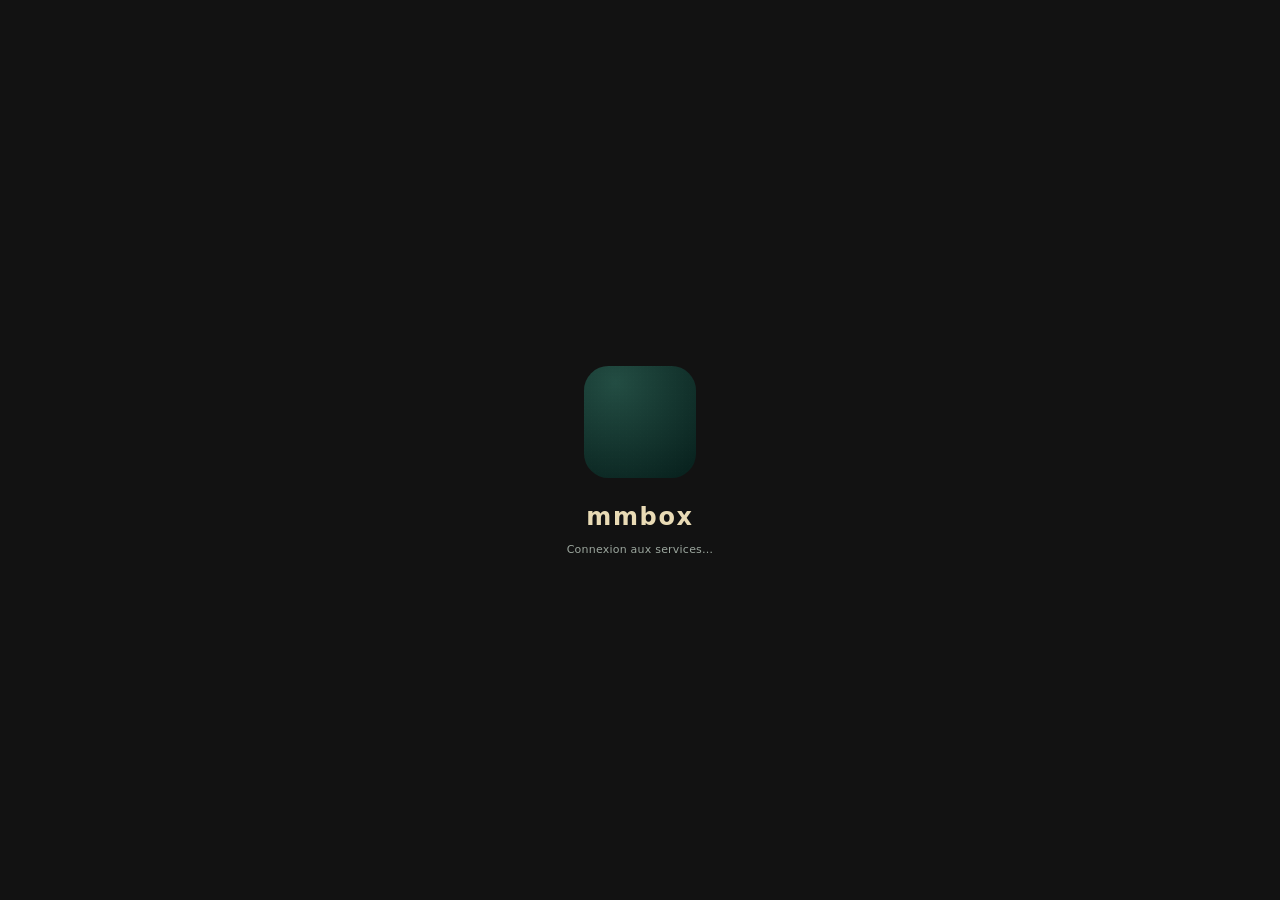
<file: app/splash/04-deux-volets.html>
<!doctype html><html lang="fr"><head><meta charset="utf-8"><meta name="viewport" content="width=device-width,initial-scale=1"><meta name="color-scheme" content="dark"><title>mmbox — Deux volets</title><style>html,body{margin:0;width:100%;height:100%;background:#121212;color:#e9dfc5;font-family:Segoe UI,system-ui,sans-serif}body{display:flex;align-items:center;justify-content:center;--duration:3.2s;--delay:0s}.splash{width:260px;max-width:100%;text-align:center}.scene{display:block;width:260px;height:160px;max-width:100%;overflow:visible}.brand{font-size:24px;line-height:30px;font-weight:600;letter-spacing:.07em;margin:0;color:#e9dbb5}.brand span{display:inline-block}.status{height:19px;line-height:19px;font-size:11px;color:#9ca79e;margin:8px 0 0;letter-spacing:.02em}.still-scene{display:none}.anim{animation-duration:var(--duration);animation-delay:calc(var(--delay) + var(--lag,0s));animation-iteration-count:infinite;animation-fill-mode:both;animation-timing-function:cubic-bezier(.4,0,.2,1)}body.paused .anim{animation-play-state:paused!important}body.reset .anim{animation:none!important}@media(prefers-reduced-motion:reduce){.motion-scene{display:none}.still-scene{display:block}body .anim{animation:none!important;transform:none!important;filter:none!important;opacity:1!important}.typing{max-width:none!important}.caret{display:none}.brand span{opacity:1;transform:none}}.fold-left{animation-name:fold-left;transform-origin:32px 32px;}.fold-right{animation-name:fold-right;transform-origin:32px 32px;}@keyframes fold-left{0%,8%{transform:scaleX(.02);opacity:0}47%,84%{transform:scaleX(1);opacity:1}100%{transform:scaleX(.02);opacity:0}}@keyframes fold-right{0%,20%{transform:scaleX(.02);opacity:0}60%,84%{transform:scaleX(1);opacity:1}100%{transform:scaleX(.02);opacity:0}}</style></head><body data-sample="1.02" style="--duration:3s"><main class="splash" aria-label="Démarrage de mmbox"><svg class="scene motion-scene" xmlns="http://www.w3.org/2000/svg" viewBox="0 0 260 160" role="img" aria-label="Logo mmbox, Gravure croisée"><defs><clipPath id="a04-tile-clip"><rect width="64" height="64" rx="14" /></clipPath>
<radialGradient id="a04-bg" cx=".28" cy=".15" r="1"><stop stop-color="#234d43" /><stop offset="1" stop-color="#09231f" /></radialGradient>
<pattern id="a04-grain" width="2" height="2" patternUnits="userSpaceOnUse"><circle cx=".3" cy=".3" r=".08" fill="#e2edd0" /><circle cx="1.4" cy="1.1" r=".1" fill="#061c17" /></pattern>
<pattern id="a04-engrave" width="1.5" height="1.5" patternUnits="userSpaceOnUse" patternTransform="rotate(35)"><path d="M0 0V1.5M.75 0V1.5" stroke="#3b2f19" stroke-width=".11" /><path d="M0 0H1.5" stroke="#fff0bf" stroke-width=".1" /></pattern>
<filter id="a04-shadow" x="-10%" y="-10%" width="125%" height="130%" color-interpolation-filters="sRGB"><feDropShadow dx=".35" dy=".65" stdDeviation=".45" flood-color="#000" flood-opacity=".75" /></filter>
<filter id="a04-edge" x="-10%" y="-10%" width="120%" height="120%"><feMorphology in="SourceAlpha" operator="erode" radius=".25" result="inside" /><feComposite in="SourceGraphic" in2="inside" operator="out" /></filter>
<linearGradient id="a04-satin" x1="0" y1="0" x2="0.35" y2="1"><stop offset="0" stop-color="#ead7a0" /><stop offset="0.48" stop-color="#c1aa69" /><stop offset="1" stop-color="#96804d" /></linearGradient><mask id="a04-ink" maskUnits="userSpaceOnUse" x="0" y="0" width="64" height="64"><g transform="translate(-6.987 -3.797) scale(0.23629)"><path d="M165.00 85.00L92.50 136.00C67.96 153.26 67.17 199.93 92.50 216.00L165.00 262.00L237.50 216.00C262.83 199.93 262.04 153.26 237.50 136.00ZM104.00 127.60V91C104.00 24.0 226.00 24.0 226.00 91V127.60M92.50 136.00L165.00 189.00L237.50 136.00M92.50 216.00L165.00 163.00L237.50 216.00M165.00 85.00L165.00 262.00" fill="none" stroke="#000" stroke-width="23" stroke-linecap="round" stroke-linejoin="round" /><path d="M165.00 85.00L92.50 136.00C67.96 153.26 67.17 199.93 92.50 216.00L165.00 262.00L237.50 216.00C262.83 199.93 262.04 153.26 237.50 136.00ZM104.00 127.60V91C104.00 24.0 226.00 24.0 226.00 91V127.60M92.50 136.00L165.00 189.00L237.50 136.00M92.50 216.00L165.00 163.00L237.50 216.00M165.00 85.00L165.00 262.00" fill="none" stroke="#fff" stroke-width="15" stroke-linecap="round" stroke-linejoin="round" /><mask id="a04-original-mask-a" maskUnits="userSpaceOnUse" x="0" y="0" width="960" height="300"><rect width="960" height="300" fill="#fff" /><path d="M165.00 85.00L92.50 136.00C67.96 153.26 67.17 199.93 92.50 216.00L165.00 262.00L237.50 216.00C262.83 199.93 262.04 153.26 237.50 136.00Z" fill="none" stroke="#000" stroke-width="15" stroke-linecap="round" stroke-linejoin="round" /></mask><mask id="a04-original-mask-b" maskUnits="userSpaceOnUse" x="0" y="0" width="960" height="300"><rect width="960" height="300" fill="#fff" /><path d="M165.00 85.00L92.50 136.00C67.96 153.26 67.17 199.93 92.50 216.00L165.00 262.00L237.50 216.00C262.83 199.93 262.04 153.26 237.50 136.00Z" fill="none" stroke="#000" stroke-width="21.0" stroke-linecap="round" stroke-linejoin="round" /></mask><path d="M134.12 156.64L131.70 154.87L122.37 167.62L124.79 169.39ZM124.79 182.61L122.37 184.38L131.70 197.13L134.12 195.36Z" fill="#000" /><path d="M159.93 176.00L133.88 156.96L125.03 169.07L134.51 176.00L125.03 182.93L133.88 195.04Z" fill="#000" stroke="#000" stroke-width="6.0" stroke-linejoin="miter" stroke-miterlimit="8" /><g mask="url(#a04-original-mask-a)"><path d="M241.86 142.10L233.01 129.99L198.09 155.52L223.50 155.52ZM233.01 222.01L241.86 209.90L223.50 196.48L198.09 196.48Z" fill="#000" stroke="#000" stroke-width="6.0" stroke-linejoin="miter" stroke-miterlimit="8" /></g><path d="M159.93 176.00L133.88 156.96L125.03 169.07L134.51 176.00L125.03 182.93L133.88 195.04Z" fill="#fff" /><g mask="url(#a04-original-mask-b)"><path d="M241.86 142.10L233.01 129.99L198.09 155.52L223.50 155.52ZM233.01 222.01L241.86 209.90L223.50 196.48L198.09 196.48Z" fill="#fff" /></g><path d="M144.50 248.99L165.00 262.00L185.50 248.99" fill="none" stroke="#000" stroke-width="23" stroke-linecap="round" stroke-linejoin="round" /><path d="M144.50 248.99L165.00 262.00L185.50 248.99" fill="none" stroke="#fff" stroke-width="15" stroke-linecap="round" stroke-linejoin="round" /></g></mask><g id="a04-back"><rect x="0" y="0" width="64" height="64" rx="14" fill="url(#a04-bg)" /><g clip-path="url(#a04-tile-clip)"><rect x="0" y="0" width="64" height="64" rx="0" fill="url(#a04-grain)" opacity=".23" /></g></g><g id="a04-mark"><g opacity="1" filter="url(#a04-shadow)"><rect x="0" y="0" width="64" height="64" rx="0" fill="url(#a04-satin)" mask="url(#a04-ink)" /></g><g mask="url(#a04-ink)" opacity="0.72"><rect x="0" y="0" width="64" height="64" rx="0" fill="url(#a04-engrave)" /></g><g opacity="0.6" filter="url(#a04-edge)"><rect x="0" y="0" width="64" height="64" rx="0" fill="#f2dda1" mask="url(#a04-ink)" /></g></g><g id="a04-logo"><use href="#a04-back"/><use href="#a04-mark"/></g>
<filter id="a04-soft-glow" x="-70%" y="-70%" width="240%" height="240%"><feGaussianBlur stdDeviation="1.8"/></filter>
<linearGradient id="a04-scan" x1="0" y1="0" x2="0" y2="1"><stop stop-color="#f5e9b4" stop-opacity="0"/><stop offset="1" stop-color="#f5e9b4" stop-opacity=".7"/></linearGradient>
<radialGradient id="a04-spotlight"><stop stop-color="#fff2be" stop-opacity=".9"/><stop offset="1" stop-color="#fff2be" stop-opacity="0"/></radialGradient>
<g id="a04-letter"><rect x="-7" y="-5" width="14" height="10" rx="2" fill="#173c31" stroke="#dfc98d" stroke-width="1.2"/><path d="M-6 -4L0 1L6 -4" fill="none" stroke="#f5e4ad" stroke-width="1.2"/></g>
<clipPath id="a04-stage-tile"><rect x="74" y="24" width="112" height="112" rx="24.5"/></clipPath>
<clipPath id="a04-half-left"><rect x="0" y="0" width="32" height="64"/></clipPath><clipPath id="a04-half-right"><rect x="32" y="0" width="32" height="64"/></clipPath></defs><g transform="translate(74 24) scale(1.75)"><use href="#a04-back" /></g><g transform="translate(74 24) scale(1.75)"><g class="anim fold-left"><g clip-path="url(#a04-half-left)"><use href="#a04-mark" /></g></g><g class="anim fold-right"><g clip-path="url(#a04-half-right)"><use href="#a04-mark" /></g></g></g></svg><svg class="scene still-scene" xmlns="http://www.w3.org/2000/svg" viewBox="0 0 260 160" role="img" aria-label="Logo mmbox, Gravure croisée"><defs><clipPath id="a04-still-tile-clip"><rect width="64" height="64" rx="14" /></clipPath>
<radialGradient id="a04-still-bg" cx=".28" cy=".15" r="1"><stop stop-color="#234d43" /><stop offset="1" stop-color="#09231f" /></radialGradient>
<pattern id="a04-still-grain" width="2" height="2" patternUnits="userSpaceOnUse"><circle cx=".3" cy=".3" r=".08" fill="#e2edd0" /><circle cx="1.4" cy="1.1" r=".1" fill="#061c17" /></pattern>
<pattern id="a04-still-engrave" width="1.5" height="1.5" patternUnits="userSpaceOnUse" patternTransform="rotate(35)"><path d="M0 0V1.5M.75 0V1.5" stroke="#3b2f19" stroke-width=".11" /><path d="M0 0H1.5" stroke="#fff0bf" stroke-width=".1" /></pattern>
<filter id="a04-still-shadow" x="-10%" y="-10%" width="125%" height="130%" color-interpolation-filters="sRGB"><feDropShadow dx=".35" dy=".65" stdDeviation=".45" flood-color="#000" flood-opacity=".75" /></filter>
<filter id="a04-still-edge" x="-10%" y="-10%" width="120%" height="120%"><feMorphology in="SourceAlpha" operator="erode" radius=".25" result="inside" /><feComposite in="SourceGraphic" in2="inside" operator="out" /></filter>
<linearGradient id="a04-still-satin" x1="0" y1="0" x2="0.35" y2="1"><stop offset="0" stop-color="#ead7a0" /><stop offset="0.48" stop-color="#c1aa69" /><stop offset="1" stop-color="#96804d" /></linearGradient><mask id="a04-still-ink" maskUnits="userSpaceOnUse" x="0" y="0" width="64" height="64"><g transform="translate(-6.987 -3.797) scale(0.23629)"><path d="M165.00 85.00L92.50 136.00C67.96 153.26 67.17 199.93 92.50 216.00L165.00 262.00L237.50 216.00C262.83 199.93 262.04 153.26 237.50 136.00ZM104.00 127.60V91C104.00 24.0 226.00 24.0 226.00 91V127.60M92.50 136.00L165.00 189.00L237.50 136.00M92.50 216.00L165.00 163.00L237.50 216.00M165.00 85.00L165.00 262.00" fill="none" stroke="#000" stroke-width="23" stroke-linecap="round" stroke-linejoin="round" /><path d="M165.00 85.00L92.50 136.00C67.96 153.26 67.17 199.93 92.50 216.00L165.00 262.00L237.50 216.00C262.83 199.93 262.04 153.26 237.50 136.00ZM104.00 127.60V91C104.00 24.0 226.00 24.0 226.00 91V127.60M92.50 136.00L165.00 189.00L237.50 136.00M92.50 216.00L165.00 163.00L237.50 216.00M165.00 85.00L165.00 262.00" fill="none" stroke="#fff" stroke-width="15" stroke-linecap="round" stroke-linejoin="round" /><mask id="a04-still-original-mask-a" maskUnits="userSpaceOnUse" x="0" y="0" width="960" height="300"><rect width="960" height="300" fill="#fff" /><path d="M165.00 85.00L92.50 136.00C67.96 153.26 67.17 199.93 92.50 216.00L165.00 262.00L237.50 216.00C262.83 199.93 262.04 153.26 237.50 136.00Z" fill="none" stroke="#000" stroke-width="15" stroke-linecap="round" stroke-linejoin="round" /></mask><mask id="a04-still-original-mask-b" maskUnits="userSpaceOnUse" x="0" y="0" width="960" height="300"><rect width="960" height="300" fill="#fff" /><path d="M165.00 85.00L92.50 136.00C67.96 153.26 67.17 199.93 92.50 216.00L165.00 262.00L237.50 216.00C262.83 199.93 262.04 153.26 237.50 136.00Z" fill="none" stroke="#000" stroke-width="21.0" stroke-linecap="round" stroke-linejoin="round" /></mask><path d="M134.12 156.64L131.70 154.87L122.37 167.62L124.79 169.39ZM124.79 182.61L122.37 184.38L131.70 197.13L134.12 195.36Z" fill="#000" /><path d="M159.93 176.00L133.88 156.96L125.03 169.07L134.51 176.00L125.03 182.93L133.88 195.04Z" fill="#000" stroke="#000" stroke-width="6.0" stroke-linejoin="miter" stroke-miterlimit="8" /><g mask="url(#a04-still-original-mask-a)"><path d="M241.86 142.10L233.01 129.99L198.09 155.52L223.50 155.52ZM233.01 222.01L241.86 209.90L223.50 196.48L198.09 196.48Z" fill="#000" stroke="#000" stroke-width="6.0" stroke-linejoin="miter" stroke-miterlimit="8" /></g><path d="M159.93 176.00L133.88 156.96L125.03 169.07L134.51 176.00L125.03 182.93L133.88 195.04Z" fill="#fff" /><g mask="url(#a04-still-original-mask-b)"><path d="M241.86 142.10L233.01 129.99L198.09 155.52L223.50 155.52ZM233.01 222.01L241.86 209.90L223.50 196.48L198.09 196.48Z" fill="#fff" /></g><path d="M144.50 248.99L165.00 262.00L185.50 248.99" fill="none" stroke="#000" stroke-width="23" stroke-linecap="round" stroke-linejoin="round" /><path d="M144.50 248.99L165.00 262.00L185.50 248.99" fill="none" stroke="#fff" stroke-width="15" stroke-linecap="round" stroke-linejoin="round" /></g></mask><g id="a04-still-back"><rect x="0" y="0" width="64" height="64" rx="14" fill="url(#a04-still-bg)" /><g clip-path="url(#a04-still-tile-clip)"><rect x="0" y="0" width="64" height="64" rx="0" fill="url(#a04-still-grain)" opacity=".23" /></g></g><g id="a04-still-mark"><g opacity="1" filter="url(#a04-still-shadow)"><rect x="0" y="0" width="64" height="64" rx="0" fill="url(#a04-still-satin)" mask="url(#a04-still-ink)" /></g><g mask="url(#a04-still-ink)" opacity="0.72"><rect x="0" y="0" width="64" height="64" rx="0" fill="url(#a04-still-engrave)" /></g><g opacity="0.6" filter="url(#a04-still-edge)"><rect x="0" y="0" width="64" height="64" rx="0" fill="#f2dda1" mask="url(#a04-still-ink)" /></g></g><g id="a04-still-logo"><use href="#a04-still-back"/><use href="#a04-still-mark"/></g>
<filter id="a04-still-soft-glow" x="-70%" y="-70%" width="240%" height="240%"><feGaussianBlur stdDeviation="1.8"/></filter>
<linearGradient id="a04-still-scan" x1="0" y1="0" x2="0" y2="1"><stop stop-color="#f5e9b4" stop-opacity="0"/><stop offset="1" stop-color="#f5e9b4" stop-opacity=".7"/></linearGradient>
<radialGradient id="a04-still-spotlight"><stop stop-color="#fff2be" stop-opacity=".9"/><stop offset="1" stop-color="#fff2be" stop-opacity="0"/></radialGradient>
<g id="a04-still-letter"><rect x="-7" y="-5" width="14" height="10" rx="2" fill="#173c31" stroke="#dfc98d" stroke-width="1.2"/><path d="M-6 -4L0 1L6 -4" fill="none" stroke="#f5e4ad" stroke-width="1.2"/></g>
<clipPath id="a04-still-stage-tile"><rect x="74" y="24" width="112" height="112" rx="24.5"/></clipPath>
<clipPath id="a04-still-half-left"><rect x="0" y="0" width="32" height="64"/></clipPath><clipPath id="a04-still-half-right"><rect x="32" y="0" width="32" height="64"/></clipPath></defs><g transform="translate(74 24) scale(1.75)"><use href="#a04-still-logo" /></g></svg><h1 class="brand">mmbox</h1><p class="status">Connexion aux services…</p></main><script>(()=>{const body=document.body;const sample=Number(body.dataset.sample);function setState(play){body.classList.add('reset');body.style.setProperty('--delay',play?'0s':(-sample)+'s');body.classList.toggle('paused',!play);void body.offsetWidth;body.classList.remove('reset');}if(body.classList.contains('paused'))setState(false);addEventListener('message',event=>{if(event.source!==parent||parent===window||!event.data||event.data.type!=='mmbox-animation')return;if(event.data.action==='play')setState(true);if(event.data.action==='pause')setState(false);});})();</script></body></html>
</file>
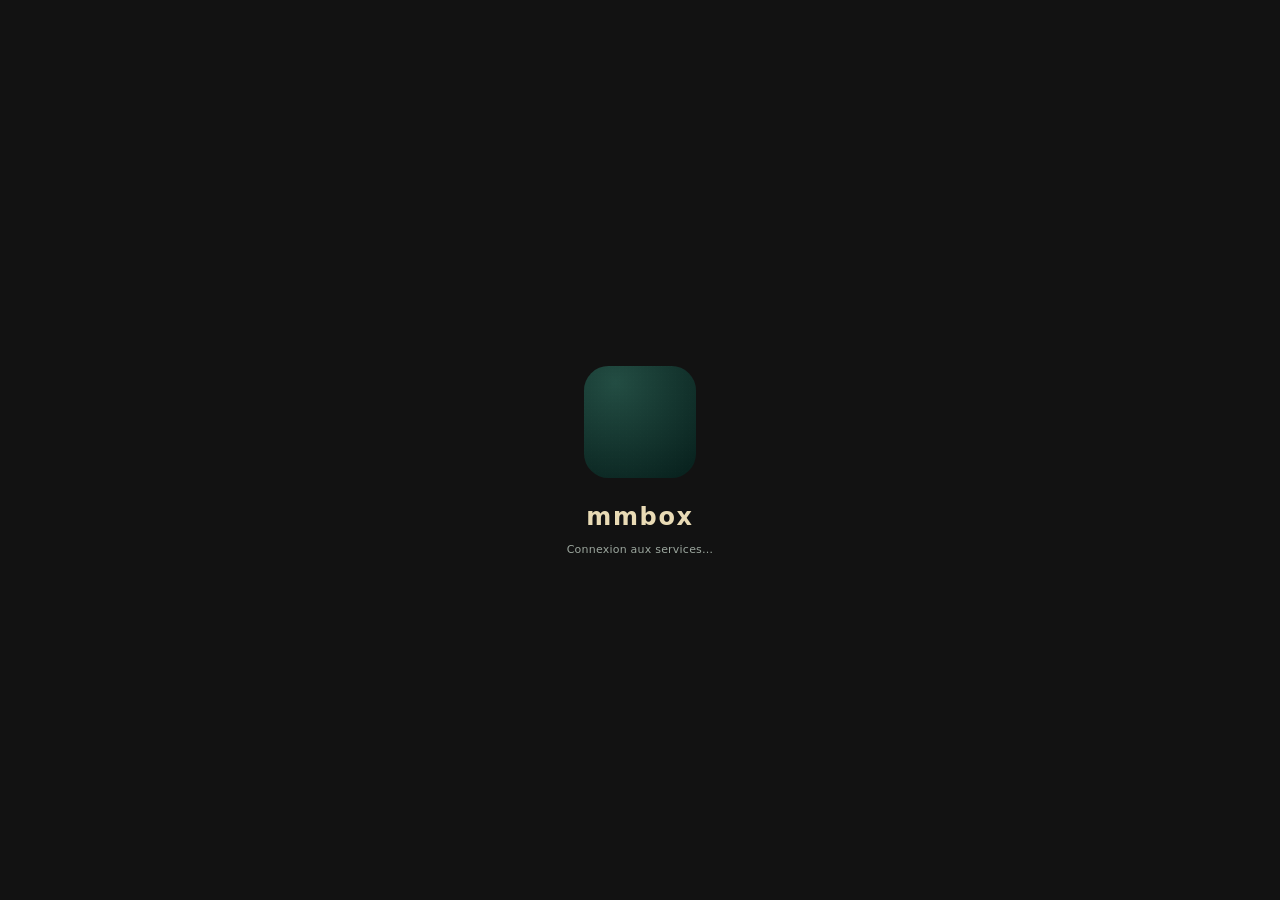
<file: app/splash/05-tissage-metallique.html>
<!doctype html><html lang="fr"><head><meta charset="utf-8"><meta name="viewport" content="width=device-width,initial-scale=1"><meta name="color-scheme" content="dark"><title>mmbox — Tissage métallique</title><style>html,body{margin:0;width:100%;height:100%;background:#121212;color:#e9dfc5;font-family:Segoe UI,system-ui,sans-serif}body{display:flex;align-items:center;justify-content:center;--duration:3.2s;--delay:0s}.splash{width:260px;max-width:100%;text-align:center}.scene{display:block;width:260px;height:160px;max-width:100%;overflow:visible}.brand{font-size:24px;line-height:30px;font-weight:600;letter-spacing:.07em;margin:0;color:#e9dbb5}.brand span{display:inline-block}.status{height:19px;line-height:19px;font-size:11px;color:#9ca79e;margin:8px 0 0;letter-spacing:.02em}.still-scene{display:none}.anim{animation-duration:var(--duration);animation-delay:calc(var(--delay) + var(--lag,0s));animation-iteration-count:infinite;animation-fill-mode:both;animation-timing-function:cubic-bezier(.4,0,.2,1)}body.paused .anim{animation-play-state:paused!important}body.reset .anim{animation:none!important}@media(prefers-reduced-motion:reduce){.motion-scene{display:none}.still-scene{display:block}body .anim{animation:none!important;transform:none!important;filter:none!important;opacity:1!important}.typing{max-width:none!important}.caret{display:none}.brand span{opacity:1;transform:none}}.weave-0{animation-name:weave-up;}.weave-1{animation-name:weave-down;}@keyframes weave-up{0%,6%{transform:translateY(42px);opacity:0}45%,78%{transform:none;opacity:1}100%{opacity:0}}@keyframes weave-down{0%,6%{transform:translateY(-42px);opacity:0}45%,78%{transform:none;opacity:1}100%{opacity:0}}</style></head><body data-sample="1.088" style="--duration:3.4s"><main class="splash" aria-label="Démarrage de mmbox"><svg class="scene motion-scene" xmlns="http://www.w3.org/2000/svg" viewBox="0 0 260 160" role="img" aria-label="Logo mmbox, Gravure croisée"><defs><clipPath id="a05-tile-clip"><rect width="64" height="64" rx="14" /></clipPath>
<radialGradient id="a05-bg" cx=".28" cy=".15" r="1"><stop stop-color="#234d43" /><stop offset="1" stop-color="#09231f" /></radialGradient>
<pattern id="a05-grain" width="2" height="2" patternUnits="userSpaceOnUse"><circle cx=".3" cy=".3" r=".08" fill="#e2edd0" /><circle cx="1.4" cy="1.1" r=".1" fill="#061c17" /></pattern>
<pattern id="a05-engrave" width="1.5" height="1.5" patternUnits="userSpaceOnUse" patternTransform="rotate(35)"><path d="M0 0V1.5M.75 0V1.5" stroke="#3b2f19" stroke-width=".11" /><path d="M0 0H1.5" stroke="#fff0bf" stroke-width=".1" /></pattern>
<filter id="a05-shadow" x="-10%" y="-10%" width="125%" height="130%" color-interpolation-filters="sRGB"><feDropShadow dx=".35" dy=".65" stdDeviation=".45" flood-color="#000" flood-opacity=".75" /></filter>
<filter id="a05-edge" x="-10%" y="-10%" width="120%" height="120%"><feMorphology in="SourceAlpha" operator="erode" radius=".25" result="inside" /><feComposite in="SourceGraphic" in2="inside" operator="out" /></filter>
<linearGradient id="a05-satin" x1="0" y1="0" x2="0.35" y2="1"><stop offset="0" stop-color="#ead7a0" /><stop offset="0.48" stop-color="#c1aa69" /><stop offset="1" stop-color="#96804d" /></linearGradient><mask id="a05-ink" maskUnits="userSpaceOnUse" x="0" y="0" width="64" height="64"><g transform="translate(-6.987 -3.797) scale(0.23629)"><path d="M165.00 85.00L92.50 136.00C67.96 153.26 67.17 199.93 92.50 216.00L165.00 262.00L237.50 216.00C262.83 199.93 262.04 153.26 237.50 136.00ZM104.00 127.60V91C104.00 24.0 226.00 24.0 226.00 91V127.60M92.50 136.00L165.00 189.00L237.50 136.00M92.50 216.00L165.00 163.00L237.50 216.00M165.00 85.00L165.00 262.00" fill="none" stroke="#000" stroke-width="23" stroke-linecap="round" stroke-linejoin="round" /><path d="M165.00 85.00L92.50 136.00C67.96 153.26 67.17 199.93 92.50 216.00L165.00 262.00L237.50 216.00C262.83 199.93 262.04 153.26 237.50 136.00ZM104.00 127.60V91C104.00 24.0 226.00 24.0 226.00 91V127.60M92.50 136.00L165.00 189.00L237.50 136.00M92.50 216.00L165.00 163.00L237.50 216.00M165.00 85.00L165.00 262.00" fill="none" stroke="#fff" stroke-width="15" stroke-linecap="round" stroke-linejoin="round" /><mask id="a05-original-mask-a" maskUnits="userSpaceOnUse" x="0" y="0" width="960" height="300"><rect width="960" height="300" fill="#fff" /><path d="M165.00 85.00L92.50 136.00C67.96 153.26 67.17 199.93 92.50 216.00L165.00 262.00L237.50 216.00C262.83 199.93 262.04 153.26 237.50 136.00Z" fill="none" stroke="#000" stroke-width="15" stroke-linecap="round" stroke-linejoin="round" /></mask><mask id="a05-original-mask-b" maskUnits="userSpaceOnUse" x="0" y="0" width="960" height="300"><rect width="960" height="300" fill="#fff" /><path d="M165.00 85.00L92.50 136.00C67.96 153.26 67.17 199.93 92.50 216.00L165.00 262.00L237.50 216.00C262.83 199.93 262.04 153.26 237.50 136.00Z" fill="none" stroke="#000" stroke-width="21.0" stroke-linecap="round" stroke-linejoin="round" /></mask><path d="M134.12 156.64L131.70 154.87L122.37 167.62L124.79 169.39ZM124.79 182.61L122.37 184.38L131.70 197.13L134.12 195.36Z" fill="#000" /><path d="M159.93 176.00L133.88 156.96L125.03 169.07L134.51 176.00L125.03 182.93L133.88 195.04Z" fill="#000" stroke="#000" stroke-width="6.0" stroke-linejoin="miter" stroke-miterlimit="8" /><g mask="url(#a05-original-mask-a)"><path d="M241.86 142.10L233.01 129.99L198.09 155.52L223.50 155.52ZM233.01 222.01L241.86 209.90L223.50 196.48L198.09 196.48Z" fill="#000" stroke="#000" stroke-width="6.0" stroke-linejoin="miter" stroke-miterlimit="8" /></g><path d="M159.93 176.00L133.88 156.96L125.03 169.07L134.51 176.00L125.03 182.93L133.88 195.04Z" fill="#fff" /><g mask="url(#a05-original-mask-b)"><path d="M241.86 142.10L233.01 129.99L198.09 155.52L223.50 155.52ZM233.01 222.01L241.86 209.90L223.50 196.48L198.09 196.48Z" fill="#fff" /></g><path d="M144.50 248.99L165.00 262.00L185.50 248.99" fill="none" stroke="#000" stroke-width="23" stroke-linecap="round" stroke-linejoin="round" /><path d="M144.50 248.99L165.00 262.00L185.50 248.99" fill="none" stroke="#fff" stroke-width="15" stroke-linecap="round" stroke-linejoin="round" /></g></mask><g id="a05-back"><rect x="0" y="0" width="64" height="64" rx="14" fill="url(#a05-bg)" /><g clip-path="url(#a05-tile-clip)"><rect x="0" y="0" width="64" height="64" rx="0" fill="url(#a05-grain)" opacity=".23" /></g></g><g id="a05-mark"><g opacity="1" filter="url(#a05-shadow)"><rect x="0" y="0" width="64" height="64" rx="0" fill="url(#a05-satin)" mask="url(#a05-ink)" /></g><g mask="url(#a05-ink)" opacity="0.72"><rect x="0" y="0" width="64" height="64" rx="0" fill="url(#a05-engrave)" /></g><g opacity="0.6" filter="url(#a05-edge)"><rect x="0" y="0" width="64" height="64" rx="0" fill="#f2dda1" mask="url(#a05-ink)" /></g></g><g id="a05-logo"><use href="#a05-back"/><use href="#a05-mark"/></g>
<filter id="a05-soft-glow" x="-70%" y="-70%" width="240%" height="240%"><feGaussianBlur stdDeviation="1.8"/></filter>
<linearGradient id="a05-scan" x1="0" y1="0" x2="0" y2="1"><stop stop-color="#f5e9b4" stop-opacity="0"/><stop offset="1" stop-color="#f5e9b4" stop-opacity=".7"/></linearGradient>
<radialGradient id="a05-spotlight"><stop stop-color="#fff2be" stop-opacity=".9"/><stop offset="1" stop-color="#fff2be" stop-opacity="0"/></radialGradient>
<g id="a05-letter"><rect x="-7" y="-5" width="14" height="10" rx="2" fill="#173c31" stroke="#dfc98d" stroke-width="1.2"/><path d="M-6 -4L0 1L6 -4" fill="none" stroke="#f5e4ad" stroke-width="1.2"/></g>
<clipPath id="a05-stage-tile"><rect x="74" y="24" width="112" height="112" rx="24.5"/></clipPath>
<clipPath id="a05-weave-0"><rect x="0.0" y="0" width="9.202857142857143" height="64"/></clipPath><clipPath id="a05-weave-1"><rect x="9.142857142857142" y="0" width="9.202857142857143" height="64"/></clipPath><clipPath id="a05-weave-2"><rect x="18.285714285714285" y="0" width="9.202857142857143" height="64"/></clipPath><clipPath id="a05-weave-3"><rect x="27.428571428571427" y="0" width="9.202857142857143" height="64"/></clipPath><clipPath id="a05-weave-4"><rect x="36.57142857142857" y="0" width="9.202857142857143" height="64"/></clipPath><clipPath id="a05-weave-5"><rect x="45.714285714285715" y="0" width="9.202857142857143" height="64"/></clipPath><clipPath id="a05-weave-6"><rect x="54.857142857142854" y="0" width="9.202857142857143" height="64"/></clipPath></defs><g transform="translate(74 24) scale(1.75)"><use href="#a05-back" /></g><g clip-path="url(#a05-stage-tile)"><g transform="translate(74 24) scale(1.75)"><g class="anim weave-0" style="--lag:0.0s"><g clip-path="url(#a05-weave-0)"><use href="#a05-mark" /></g></g><g class="anim weave-1" style="--lag:0.07s"><g clip-path="url(#a05-weave-1)"><use href="#a05-mark" /></g></g><g class="anim weave-0" style="--lag:0.14s"><g clip-path="url(#a05-weave-2)"><use href="#a05-mark" /></g></g><g class="anim weave-1" style="--lag:0.21000000000000002s"><g clip-path="url(#a05-weave-3)"><use href="#a05-mark" /></g></g><g class="anim weave-0" style="--lag:0.28s"><g clip-path="url(#a05-weave-4)"><use href="#a05-mark" /></g></g><g class="anim weave-1" style="--lag:0.35000000000000003s"><g clip-path="url(#a05-weave-5)"><use href="#a05-mark" /></g></g><g class="anim weave-0" style="--lag:0.42000000000000004s"><g clip-path="url(#a05-weave-6)"><use href="#a05-mark" /></g></g></g></g></svg><svg class="scene still-scene" xmlns="http://www.w3.org/2000/svg" viewBox="0 0 260 160" role="img" aria-label="Logo mmbox, Gravure croisée"><defs><clipPath id="a05-still-tile-clip"><rect width="64" height="64" rx="14" /></clipPath>
<radialGradient id="a05-still-bg" cx=".28" cy=".15" r="1"><stop stop-color="#234d43" /><stop offset="1" stop-color="#09231f" /></radialGradient>
<pattern id="a05-still-grain" width="2" height="2" patternUnits="userSpaceOnUse"><circle cx=".3" cy=".3" r=".08" fill="#e2edd0" /><circle cx="1.4" cy="1.1" r=".1" fill="#061c17" /></pattern>
<pattern id="a05-still-engrave" width="1.5" height="1.5" patternUnits="userSpaceOnUse" patternTransform="rotate(35)"><path d="M0 0V1.5M.75 0V1.5" stroke="#3b2f19" stroke-width=".11" /><path d="M0 0H1.5" stroke="#fff0bf" stroke-width=".1" /></pattern>
<filter id="a05-still-shadow" x="-10%" y="-10%" width="125%" height="130%" color-interpolation-filters="sRGB"><feDropShadow dx=".35" dy=".65" stdDeviation=".45" flood-color="#000" flood-opacity=".75" /></filter>
<filter id="a05-still-edge" x="-10%" y="-10%" width="120%" height="120%"><feMorphology in="SourceAlpha" operator="erode" radius=".25" result="inside" /><feComposite in="SourceGraphic" in2="inside" operator="out" /></filter>
<linearGradient id="a05-still-satin" x1="0" y1="0" x2="0.35" y2="1"><stop offset="0" stop-color="#ead7a0" /><stop offset="0.48" stop-color="#c1aa69" /><stop offset="1" stop-color="#96804d" /></linearGradient><mask id="a05-still-ink" maskUnits="userSpaceOnUse" x="0" y="0" width="64" height="64"><g transform="translate(-6.987 -3.797) scale(0.23629)"><path d="M165.00 85.00L92.50 136.00C67.96 153.26 67.17 199.93 92.50 216.00L165.00 262.00L237.50 216.00C262.83 199.93 262.04 153.26 237.50 136.00ZM104.00 127.60V91C104.00 24.0 226.00 24.0 226.00 91V127.60M92.50 136.00L165.00 189.00L237.50 136.00M92.50 216.00L165.00 163.00L237.50 216.00M165.00 85.00L165.00 262.00" fill="none" stroke="#000" stroke-width="23" stroke-linecap="round" stroke-linejoin="round" /><path d="M165.00 85.00L92.50 136.00C67.96 153.26 67.17 199.93 92.50 216.00L165.00 262.00L237.50 216.00C262.83 199.93 262.04 153.26 237.50 136.00ZM104.00 127.60V91C104.00 24.0 226.00 24.0 226.00 91V127.60M92.50 136.00L165.00 189.00L237.50 136.00M92.50 216.00L165.00 163.00L237.50 216.00M165.00 85.00L165.00 262.00" fill="none" stroke="#fff" stroke-width="15" stroke-linecap="round" stroke-linejoin="round" /><mask id="a05-still-original-mask-a" maskUnits="userSpaceOnUse" x="0" y="0" width="960" height="300"><rect width="960" height="300" fill="#fff" /><path d="M165.00 85.00L92.50 136.00C67.96 153.26 67.17 199.93 92.50 216.00L165.00 262.00L237.50 216.00C262.83 199.93 262.04 153.26 237.50 136.00Z" fill="none" stroke="#000" stroke-width="15" stroke-linecap="round" stroke-linejoin="round" /></mask><mask id="a05-still-original-mask-b" maskUnits="userSpaceOnUse" x="0" y="0" width="960" height="300"><rect width="960" height="300" fill="#fff" /><path d="M165.00 85.00L92.50 136.00C67.96 153.26 67.17 199.93 92.50 216.00L165.00 262.00L237.50 216.00C262.83 199.93 262.04 153.26 237.50 136.00Z" fill="none" stroke="#000" stroke-width="21.0" stroke-linecap="round" stroke-linejoin="round" /></mask><path d="M134.12 156.64L131.70 154.87L122.37 167.62L124.79 169.39ZM124.79 182.61L122.37 184.38L131.70 197.13L134.12 195.36Z" fill="#000" /><path d="M159.93 176.00L133.88 156.96L125.03 169.07L134.51 176.00L125.03 182.93L133.88 195.04Z" fill="#000" stroke="#000" stroke-width="6.0" stroke-linejoin="miter" stroke-miterlimit="8" /><g mask="url(#a05-still-original-mask-a)"><path d="M241.86 142.10L233.01 129.99L198.09 155.52L223.50 155.52ZM233.01 222.01L241.86 209.90L223.50 196.48L198.09 196.48Z" fill="#000" stroke="#000" stroke-width="6.0" stroke-linejoin="miter" stroke-miterlimit="8" /></g><path d="M159.93 176.00L133.88 156.96L125.03 169.07L134.51 176.00L125.03 182.93L133.88 195.04Z" fill="#fff" /><g mask="url(#a05-still-original-mask-b)"><path d="M241.86 142.10L233.01 129.99L198.09 155.52L223.50 155.52ZM233.01 222.01L241.86 209.90L223.50 196.48L198.09 196.48Z" fill="#fff" /></g><path d="M144.50 248.99L165.00 262.00L185.50 248.99" fill="none" stroke="#000" stroke-width="23" stroke-linecap="round" stroke-linejoin="round" /><path d="M144.50 248.99L165.00 262.00L185.50 248.99" fill="none" stroke="#fff" stroke-width="15" stroke-linecap="round" stroke-linejoin="round" /></g></mask><g id="a05-still-back"><rect x="0" y="0" width="64" height="64" rx="14" fill="url(#a05-still-bg)" /><g clip-path="url(#a05-still-tile-clip)"><rect x="0" y="0" width="64" height="64" rx="0" fill="url(#a05-still-grain)" opacity=".23" /></g></g><g id="a05-still-mark"><g opacity="1" filter="url(#a05-still-shadow)"><rect x="0" y="0" width="64" height="64" rx="0" fill="url(#a05-still-satin)" mask="url(#a05-still-ink)" /></g><g mask="url(#a05-still-ink)" opacity="0.72"><rect x="0" y="0" width="64" height="64" rx="0" fill="url(#a05-still-engrave)" /></g><g opacity="0.6" filter="url(#a05-still-edge)"><rect x="0" y="0" width="64" height="64" rx="0" fill="#f2dda1" mask="url(#a05-still-ink)" /></g></g><g id="a05-still-logo"><use href="#a05-still-back"/><use href="#a05-still-mark"/></g>
<filter id="a05-still-soft-glow" x="-70%" y="-70%" width="240%" height="240%"><feGaussianBlur stdDeviation="1.8"/></filter>
<linearGradient id="a05-still-scan" x1="0" y1="0" x2="0" y2="1"><stop stop-color="#f5e9b4" stop-opacity="0"/><stop offset="1" stop-color="#f5e9b4" stop-opacity=".7"/></linearGradient>
<radialGradient id="a05-still-spotlight"><stop stop-color="#fff2be" stop-opacity=".9"/><stop offset="1" stop-color="#fff2be" stop-opacity="0"/></radialGradient>
<g id="a05-still-letter"><rect x="-7" y="-5" width="14" height="10" rx="2" fill="#173c31" stroke="#dfc98d" stroke-width="1.2"/><path d="M-6 -4L0 1L6 -4" fill="none" stroke="#f5e4ad" stroke-width="1.2"/></g>
<clipPath id="a05-still-stage-tile"><rect x="74" y="24" width="112" height="112" rx="24.5"/></clipPath>
<clipPath id="a05-still-weave-0"><rect x="0.0" y="0" width="9.202857142857143" height="64"/></clipPath><clipPath id="a05-still-weave-1"><rect x="9.142857142857142" y="0" width="9.202857142857143" height="64"/></clipPath><clipPath id="a05-still-weave-2"><rect x="18.285714285714285" y="0" width="9.202857142857143" height="64"/></clipPath><clipPath id="a05-still-weave-3"><rect x="27.428571428571427" y="0" width="9.202857142857143" height="64"/></clipPath><clipPath id="a05-still-weave-4"><rect x="36.57142857142857" y="0" width="9.202857142857143" height="64"/></clipPath><clipPath id="a05-still-weave-5"><rect x="45.714285714285715" y="0" width="9.202857142857143" height="64"/></clipPath><clipPath id="a05-still-weave-6"><rect x="54.857142857142854" y="0" width="9.202857142857143" height="64"/></clipPath></defs><g transform="translate(74 24) scale(1.75)"><use href="#a05-still-logo" /></g></svg><h1 class="brand">mmbox</h1><p class="status">Connexion aux services…</p></main><script>(()=>{const body=document.body;const sample=Number(body.dataset.sample);function setState(play){body.classList.add('reset');body.style.setProperty('--delay',play?'0s':(-sample)+'s');body.classList.toggle('paused',!play);void body.offsetWidth;body.classList.remove('reset');}if(body.classList.contains('paused'))setState(false);addEventListener('message',event=>{if(event.source!==parent||parent===window||!event.data||event.data.type!=='mmbox-animation')return;if(event.data.action==='play')setState(true);if(event.data.action==='pause')setState(false);});})();</script></body></html>
</file>
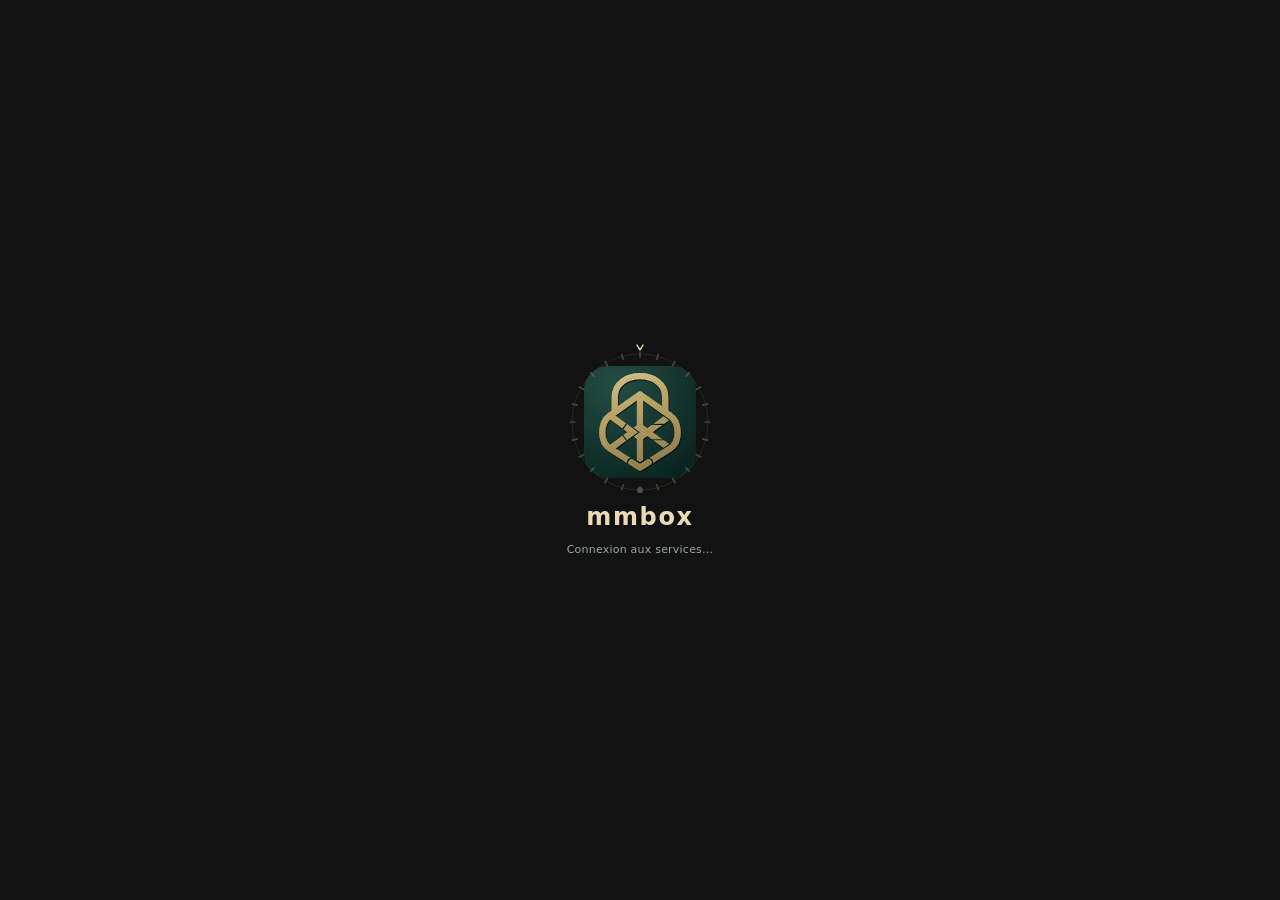
<file: app/splash/08-combinaison-mecanique.html>
<!doctype html><html lang="fr"><head><meta charset="utf-8"><meta name="viewport" content="width=device-width,initial-scale=1"><meta name="color-scheme" content="dark"><title>mmbox — Combinaison mécanique</title><style>html,body{margin:0;width:100%;height:100%;background:#121212;color:#e9dfc5;font-family:Segoe UI,system-ui,sans-serif}body{display:flex;align-items:center;justify-content:center;--duration:3.2s;--delay:0s}.splash{width:260px;max-width:100%;text-align:center}.scene{display:block;width:260px;height:160px;max-width:100%;overflow:visible}.brand{font-size:24px;line-height:30px;font-weight:600;letter-spacing:.07em;margin:0;color:#e9dbb5}.brand span{display:inline-block}.status{height:19px;line-height:19px;font-size:11px;color:#9ca79e;margin:8px 0 0;letter-spacing:.02em}.still-scene{display:none}.anim{animation-duration:var(--duration);animation-delay:calc(var(--delay) + var(--lag,0s));animation-iteration-count:infinite;animation-fill-mode:both;animation-timing-function:cubic-bezier(.4,0,.2,1)}body.paused .anim{animation-play-state:paused!important}body.reset .anim{animation:none!important}@media(prefers-reduced-motion:reduce){.motion-scene{display:none}.still-scene{display:block}body .anim{animation:none!important;transform:none!important;filter:none!important;opacity:1!important}.typing{max-width:none!important}.caret{display:none}.brand span{opacity:1;transform:none}}.dial{animation-name:dial;transform-origin:130px 80px;}@keyframes dial{0%,12%{transform:rotate(0);opacity:.3}25%,32%{transform:rotate(45deg);opacity:1}48%,55%{transform:rotate(120deg)}72%,85%{transform:rotate(180deg);opacity:1}100%{transform:rotate(180deg);opacity:.3}}</style></head><body data-sample="1.976" style="--duration:3.8s"><main class="splash" aria-label="Démarrage de mmbox"><svg class="scene motion-scene" xmlns="http://www.w3.org/2000/svg" viewBox="0 0 260 160" role="img" aria-label="Logo mmbox, Gravure croisée"><defs><clipPath id="a08-tile-clip"><rect width="64" height="64" rx="14" /></clipPath>
<radialGradient id="a08-bg" cx=".28" cy=".15" r="1"><stop stop-color="#234d43" /><stop offset="1" stop-color="#09231f" /></radialGradient>
<pattern id="a08-grain" width="2" height="2" patternUnits="userSpaceOnUse"><circle cx=".3" cy=".3" r=".08" fill="#e2edd0" /><circle cx="1.4" cy="1.1" r=".1" fill="#061c17" /></pattern>
<pattern id="a08-engrave" width="1.5" height="1.5" patternUnits="userSpaceOnUse" patternTransform="rotate(35)"><path d="M0 0V1.5M.75 0V1.5" stroke="#3b2f19" stroke-width=".11" /><path d="M0 0H1.5" stroke="#fff0bf" stroke-width=".1" /></pattern>
<filter id="a08-shadow" x="-10%" y="-10%" width="125%" height="130%" color-interpolation-filters="sRGB"><feDropShadow dx=".35" dy=".65" stdDeviation=".45" flood-color="#000" flood-opacity=".75" /></filter>
<filter id="a08-edge" x="-10%" y="-10%" width="120%" height="120%"><feMorphology in="SourceAlpha" operator="erode" radius=".25" result="inside" /><feComposite in="SourceGraphic" in2="inside" operator="out" /></filter>
<linearGradient id="a08-satin" x1="0" y1="0" x2="0.35" y2="1"><stop offset="0" stop-color="#ead7a0" /><stop offset="0.48" stop-color="#c1aa69" /><stop offset="1" stop-color="#96804d" /></linearGradient><mask id="a08-ink" maskUnits="userSpaceOnUse" x="0" y="0" width="64" height="64"><g transform="translate(-6.987 -3.797) scale(0.23629)"><path d="M165.00 85.00L92.50 136.00C67.96 153.26 67.17 199.93 92.50 216.00L165.00 262.00L237.50 216.00C262.83 199.93 262.04 153.26 237.50 136.00ZM104.00 127.60V91C104.00 24.0 226.00 24.0 226.00 91V127.60M92.50 136.00L165.00 189.00L237.50 136.00M92.50 216.00L165.00 163.00L237.50 216.00M165.00 85.00L165.00 262.00" fill="none" stroke="#000" stroke-width="23" stroke-linecap="round" stroke-linejoin="round" /><path d="M165.00 85.00L92.50 136.00C67.96 153.26 67.17 199.93 92.50 216.00L165.00 262.00L237.50 216.00C262.83 199.93 262.04 153.26 237.50 136.00ZM104.00 127.60V91C104.00 24.0 226.00 24.0 226.00 91V127.60M92.50 136.00L165.00 189.00L237.50 136.00M92.50 216.00L165.00 163.00L237.50 216.00M165.00 85.00L165.00 262.00" fill="none" stroke="#fff" stroke-width="15" stroke-linecap="round" stroke-linejoin="round" /><mask id="a08-original-mask-a" maskUnits="userSpaceOnUse" x="0" y="0" width="960" height="300"><rect width="960" height="300" fill="#fff" /><path d="M165.00 85.00L92.50 136.00C67.96 153.26 67.17 199.93 92.50 216.00L165.00 262.00L237.50 216.00C262.83 199.93 262.04 153.26 237.50 136.00Z" fill="none" stroke="#000" stroke-width="15" stroke-linecap="round" stroke-linejoin="round" /></mask><mask id="a08-original-mask-b" maskUnits="userSpaceOnUse" x="0" y="0" width="960" height="300"><rect width="960" height="300" fill="#fff" /><path d="M165.00 85.00L92.50 136.00C67.96 153.26 67.17 199.93 92.50 216.00L165.00 262.00L237.50 216.00C262.83 199.93 262.04 153.26 237.50 136.00Z" fill="none" stroke="#000" stroke-width="21.0" stroke-linecap="round" stroke-linejoin="round" /></mask><path d="M134.12 156.64L131.70 154.87L122.37 167.62L124.79 169.39ZM124.79 182.61L122.37 184.38L131.70 197.13L134.12 195.36Z" fill="#000" /><path d="M159.93 176.00L133.88 156.96L125.03 169.07L134.51 176.00L125.03 182.93L133.88 195.04Z" fill="#000" stroke="#000" stroke-width="6.0" stroke-linejoin="miter" stroke-miterlimit="8" /><g mask="url(#a08-original-mask-a)"><path d="M241.86 142.10L233.01 129.99L198.09 155.52L223.50 155.52ZM233.01 222.01L241.86 209.90L223.50 196.48L198.09 196.48Z" fill="#000" stroke="#000" stroke-width="6.0" stroke-linejoin="miter" stroke-miterlimit="8" /></g><path d="M159.93 176.00L133.88 156.96L125.03 169.07L134.51 176.00L125.03 182.93L133.88 195.04Z" fill="#fff" /><g mask="url(#a08-original-mask-b)"><path d="M241.86 142.10L233.01 129.99L198.09 155.52L223.50 155.52ZM233.01 222.01L241.86 209.90L223.50 196.48L198.09 196.48Z" fill="#fff" /></g><path d="M144.50 248.99L165.00 262.00L185.50 248.99" fill="none" stroke="#000" stroke-width="23" stroke-linecap="round" stroke-linejoin="round" /><path d="M144.50 248.99L165.00 262.00L185.50 248.99" fill="none" stroke="#fff" stroke-width="15" stroke-linecap="round" stroke-linejoin="round" /></g></mask><g id="a08-back"><rect x="0" y="0" width="64" height="64" rx="14" fill="url(#a08-bg)" /><g clip-path="url(#a08-tile-clip)"><rect x="0" y="0" width="64" height="64" rx="0" fill="url(#a08-grain)" opacity=".23" /></g></g><g id="a08-mark"><g opacity="1" filter="url(#a08-shadow)"><rect x="0" y="0" width="64" height="64" rx="0" fill="url(#a08-satin)" mask="url(#a08-ink)" /></g><g mask="url(#a08-ink)" opacity="0.72"><rect x="0" y="0" width="64" height="64" rx="0" fill="url(#a08-engrave)" /></g><g opacity="0.6" filter="url(#a08-edge)"><rect x="0" y="0" width="64" height="64" rx="0" fill="#f2dda1" mask="url(#a08-ink)" /></g></g><g id="a08-logo"><use href="#a08-back"/><use href="#a08-mark"/></g>
<filter id="a08-soft-glow" x="-70%" y="-70%" width="240%" height="240%"><feGaussianBlur stdDeviation="1.8"/></filter>
<linearGradient id="a08-scan" x1="0" y1="0" x2="0" y2="1"><stop stop-color="#f5e9b4" stop-opacity="0"/><stop offset="1" stop-color="#f5e9b4" stop-opacity=".7"/></linearGradient>
<radialGradient id="a08-spotlight"><stop stop-color="#fff2be" stop-opacity=".9"/><stop offset="1" stop-color="#fff2be" stop-opacity="0"/></radialGradient>
<g id="a08-letter"><rect x="-7" y="-5" width="14" height="10" rx="2" fill="#173c31" stroke="#dfc98d" stroke-width="1.2"/><path d="M-6 -4L0 1L6 -4" fill="none" stroke="#f5e4ad" stroke-width="1.2"/></g>
<clipPath id="a08-stage-tile"><rect x="74" y="24" width="112" height="112" rx="24.5"/></clipPath>
</defs><g transform="translate(74 24) scale(1.75)"><use href="#a08-logo" /></g><g class="anim dial"><circle cx="130" cy="80" r="68" fill="none" stroke="#526247" stroke-width="1" /><path d="M195.00 80.00L200.00 80.00" fill="none" stroke="#c5b478" stroke-width="1.7" stroke-linecap="round" stroke-linejoin="round" /><path d="M192.79 96.82L197.61 98.12" fill="none" stroke="#c5b478" stroke-width="1.7" stroke-linecap="round" stroke-linejoin="round" /><path d="M186.29 112.50L190.62 115.00" fill="none" stroke="#c5b478" stroke-width="1.7" stroke-linecap="round" stroke-linejoin="round" /><path d="M175.96 125.96L179.50 129.50" fill="none" stroke="#c5b478" stroke-width="1.7" stroke-linecap="round" stroke-linejoin="round" /><path d="M162.50 136.29L165.00 140.62" fill="none" stroke="#c5b478" stroke-width="1.7" stroke-linecap="round" stroke-linejoin="round" /><path d="M146.82 142.79L148.12 147.61" fill="none" stroke="#c5b478" stroke-width="1.7" stroke-linecap="round" stroke-linejoin="round" /><path d="M130.00 145.00L130.00 150.00" fill="none" stroke="#c5b478" stroke-width="1.7" stroke-linecap="round" stroke-linejoin="round" /><path d="M113.18 142.79L111.88 147.61" fill="none" stroke="#c5b478" stroke-width="1.7" stroke-linecap="round" stroke-linejoin="round" /><path d="M97.50 136.29L95.00 140.62" fill="none" stroke="#c5b478" stroke-width="1.7" stroke-linecap="round" stroke-linejoin="round" /><path d="M84.04 125.96L80.50 129.50" fill="none" stroke="#c5b478" stroke-width="1.7" stroke-linecap="round" stroke-linejoin="round" /><path d="M73.71 112.50L69.38 115.00" fill="none" stroke="#c5b478" stroke-width="1.7" stroke-linecap="round" stroke-linejoin="round" /><path d="M67.21 96.82L62.39 98.12" fill="none" stroke="#c5b478" stroke-width="1.7" stroke-linecap="round" stroke-linejoin="round" /><path d="M65.00 80.00L60.00 80.00" fill="none" stroke="#c5b478" stroke-width="1.7" stroke-linecap="round" stroke-linejoin="round" /><path d="M67.21 63.18L62.39 61.88" fill="none" stroke="#c5b478" stroke-width="1.7" stroke-linecap="round" stroke-linejoin="round" /><path d="M73.71 47.50L69.38 45.00" fill="none" stroke="#c5b478" stroke-width="1.7" stroke-linecap="round" stroke-linejoin="round" /><path d="M84.04 34.04L80.50 30.50" fill="none" stroke="#c5b478" stroke-width="1.7" stroke-linecap="round" stroke-linejoin="round" /><path d="M97.50 23.71L95.00 19.38" fill="none" stroke="#c5b478" stroke-width="1.7" stroke-linecap="round" stroke-linejoin="round" /><path d="M113.18 17.21L111.88 12.39" fill="none" stroke="#c5b478" stroke-width="1.7" stroke-linecap="round" stroke-linejoin="round" /><path d="M130.00 15.00L130.00 10.00" fill="none" stroke="#c5b478" stroke-width="1.7" stroke-linecap="round" stroke-linejoin="round" /><path d="M146.82 17.21L148.12 12.39" fill="none" stroke="#c5b478" stroke-width="1.7" stroke-linecap="round" stroke-linejoin="round" /><path d="M162.50 23.71L165.00 19.38" fill="none" stroke="#c5b478" stroke-width="1.7" stroke-linecap="round" stroke-linejoin="round" /><path d="M175.96 34.04L179.50 30.50" fill="none" stroke="#c5b478" stroke-width="1.7" stroke-linecap="round" stroke-linejoin="round" /><path d="M186.29 47.50L190.62 45.00" fill="none" stroke="#c5b478" stroke-width="1.7" stroke-linecap="round" stroke-linejoin="round" /><path d="M192.79 63.18L197.61 61.88" fill="none" stroke="#c5b478" stroke-width="1.7" stroke-linecap="round" stroke-linejoin="round" /><circle cx="130" cy="12" r="3" fill="#f5dfa1" /></g><path d="M127 3L130 8L133 3" fill="none" stroke="#f5e5b0" stroke-width="1.4" stroke-linecap="round" stroke-linejoin="round" /></svg><svg class="scene still-scene" xmlns="http://www.w3.org/2000/svg" viewBox="0 0 260 160" role="img" aria-label="Logo mmbox, Gravure croisée"><defs><clipPath id="a08-still-tile-clip"><rect width="64" height="64" rx="14" /></clipPath>
<radialGradient id="a08-still-bg" cx=".28" cy=".15" r="1"><stop stop-color="#234d43" /><stop offset="1" stop-color="#09231f" /></radialGradient>
<pattern id="a08-still-grain" width="2" height="2" patternUnits="userSpaceOnUse"><circle cx=".3" cy=".3" r=".08" fill="#e2edd0" /><circle cx="1.4" cy="1.1" r=".1" fill="#061c17" /></pattern>
<pattern id="a08-still-engrave" width="1.5" height="1.5" patternUnits="userSpaceOnUse" patternTransform="rotate(35)"><path d="M0 0V1.5M.75 0V1.5" stroke="#3b2f19" stroke-width=".11" /><path d="M0 0H1.5" stroke="#fff0bf" stroke-width=".1" /></pattern>
<filter id="a08-still-shadow" x="-10%" y="-10%" width="125%" height="130%" color-interpolation-filters="sRGB"><feDropShadow dx=".35" dy=".65" stdDeviation=".45" flood-color="#000" flood-opacity=".75" /></filter>
<filter id="a08-still-edge" x="-10%" y="-10%" width="120%" height="120%"><feMorphology in="SourceAlpha" operator="erode" radius=".25" result="inside" /><feComposite in="SourceGraphic" in2="inside" operator="out" /></filter>
<linearGradient id="a08-still-satin" x1="0" y1="0" x2="0.35" y2="1"><stop offset="0" stop-color="#ead7a0" /><stop offset="0.48" stop-color="#c1aa69" /><stop offset="1" stop-color="#96804d" /></linearGradient><mask id="a08-still-ink" maskUnits="userSpaceOnUse" x="0" y="0" width="64" height="64"><g transform="translate(-6.987 -3.797) scale(0.23629)"><path d="M165.00 85.00L92.50 136.00C67.96 153.26 67.17 199.93 92.50 216.00L165.00 262.00L237.50 216.00C262.83 199.93 262.04 153.26 237.50 136.00ZM104.00 127.60V91C104.00 24.0 226.00 24.0 226.00 91V127.60M92.50 136.00L165.00 189.00L237.50 136.00M92.50 216.00L165.00 163.00L237.50 216.00M165.00 85.00L165.00 262.00" fill="none" stroke="#000" stroke-width="23" stroke-linecap="round" stroke-linejoin="round" /><path d="M165.00 85.00L92.50 136.00C67.96 153.26 67.17 199.93 92.50 216.00L165.00 262.00L237.50 216.00C262.83 199.93 262.04 153.26 237.50 136.00ZM104.00 127.60V91C104.00 24.0 226.00 24.0 226.00 91V127.60M92.50 136.00L165.00 189.00L237.50 136.00M92.50 216.00L165.00 163.00L237.50 216.00M165.00 85.00L165.00 262.00" fill="none" stroke="#fff" stroke-width="15" stroke-linecap="round" stroke-linejoin="round" /><mask id="a08-still-original-mask-a" maskUnits="userSpaceOnUse" x="0" y="0" width="960" height="300"><rect width="960" height="300" fill="#fff" /><path d="M165.00 85.00L92.50 136.00C67.96 153.26 67.17 199.93 92.50 216.00L165.00 262.00L237.50 216.00C262.83 199.93 262.04 153.26 237.50 136.00Z" fill="none" stroke="#000" stroke-width="15" stroke-linecap="round" stroke-linejoin="round" /></mask><mask id="a08-still-original-mask-b" maskUnits="userSpaceOnUse" x="0" y="0" width="960" height="300"><rect width="960" height="300" fill="#fff" /><path d="M165.00 85.00L92.50 136.00C67.96 153.26 67.17 199.93 92.50 216.00L165.00 262.00L237.50 216.00C262.83 199.93 262.04 153.26 237.50 136.00Z" fill="none" stroke="#000" stroke-width="21.0" stroke-linecap="round" stroke-linejoin="round" /></mask><path d="M134.12 156.64L131.70 154.87L122.37 167.62L124.79 169.39ZM124.79 182.61L122.37 184.38L131.70 197.13L134.12 195.36Z" fill="#000" /><path d="M159.93 176.00L133.88 156.96L125.03 169.07L134.51 176.00L125.03 182.93L133.88 195.04Z" fill="#000" stroke="#000" stroke-width="6.0" stroke-linejoin="miter" stroke-miterlimit="8" /><g mask="url(#a08-still-original-mask-a)"><path d="M241.86 142.10L233.01 129.99L198.09 155.52L223.50 155.52ZM233.01 222.01L241.86 209.90L223.50 196.48L198.09 196.48Z" fill="#000" stroke="#000" stroke-width="6.0" stroke-linejoin="miter" stroke-miterlimit="8" /></g><path d="M159.93 176.00L133.88 156.96L125.03 169.07L134.51 176.00L125.03 182.93L133.88 195.04Z" fill="#fff" /><g mask="url(#a08-still-original-mask-b)"><path d="M241.86 142.10L233.01 129.99L198.09 155.52L223.50 155.52ZM233.01 222.01L241.86 209.90L223.50 196.48L198.09 196.48Z" fill="#fff" /></g><path d="M144.50 248.99L165.00 262.00L185.50 248.99" fill="none" stroke="#000" stroke-width="23" stroke-linecap="round" stroke-linejoin="round" /><path d="M144.50 248.99L165.00 262.00L185.50 248.99" fill="none" stroke="#fff" stroke-width="15" stroke-linecap="round" stroke-linejoin="round" /></g></mask><g id="a08-still-back"><rect x="0" y="0" width="64" height="64" rx="14" fill="url(#a08-still-bg)" /><g clip-path="url(#a08-still-tile-clip)"><rect x="0" y="0" width="64" height="64" rx="0" fill="url(#a08-still-grain)" opacity=".23" /></g></g><g id="a08-still-mark"><g opacity="1" filter="url(#a08-still-shadow)"><rect x="0" y="0" width="64" height="64" rx="0" fill="url(#a08-still-satin)" mask="url(#a08-still-ink)" /></g><g mask="url(#a08-still-ink)" opacity="0.72"><rect x="0" y="0" width="64" height="64" rx="0" fill="url(#a08-still-engrave)" /></g><g opacity="0.6" filter="url(#a08-still-edge)"><rect x="0" y="0" width="64" height="64" rx="0" fill="#f2dda1" mask="url(#a08-still-ink)" /></g></g><g id="a08-still-logo"><use href="#a08-still-back"/><use href="#a08-still-mark"/></g>
<filter id="a08-still-soft-glow" x="-70%" y="-70%" width="240%" height="240%"><feGaussianBlur stdDeviation="1.8"/></filter>
<linearGradient id="a08-still-scan" x1="0" y1="0" x2="0" y2="1"><stop stop-color="#f5e9b4" stop-opacity="0"/><stop offset="1" stop-color="#f5e9b4" stop-opacity=".7"/></linearGradient>
<radialGradient id="a08-still-spotlight"><stop stop-color="#fff2be" stop-opacity=".9"/><stop offset="1" stop-color="#fff2be" stop-opacity="0"/></radialGradient>
<g id="a08-still-letter"><rect x="-7" y="-5" width="14" height="10" rx="2" fill="#173c31" stroke="#dfc98d" stroke-width="1.2"/><path d="M-6 -4L0 1L6 -4" fill="none" stroke="#f5e4ad" stroke-width="1.2"/></g>
<clipPath id="a08-still-stage-tile"><rect x="74" y="24" width="112" height="112" rx="24.5"/></clipPath>
</defs><g transform="translate(74 24) scale(1.75)"><use href="#a08-still-logo" /></g></svg><h1 class="brand">mmbox</h1><p class="status">Connexion aux services…</p></main><script>(()=>{const body=document.body;const sample=Number(body.dataset.sample);function setState(play){body.classList.add('reset');body.style.setProperty('--delay',play?'0s':(-sample)+'s');body.classList.toggle('paused',!play);void body.offsetWidth;body.classList.remove('reset');}if(body.classList.contains('paused'))setState(false);addEventListener('message',event=>{if(event.source!==parent||parent===window||!event.data||event.data.type!=='mmbox-animation')return;if(event.data.action==='play')setState(true);if(event.data.action==='pause')setState(false);});})();</script></body></html>
</file>
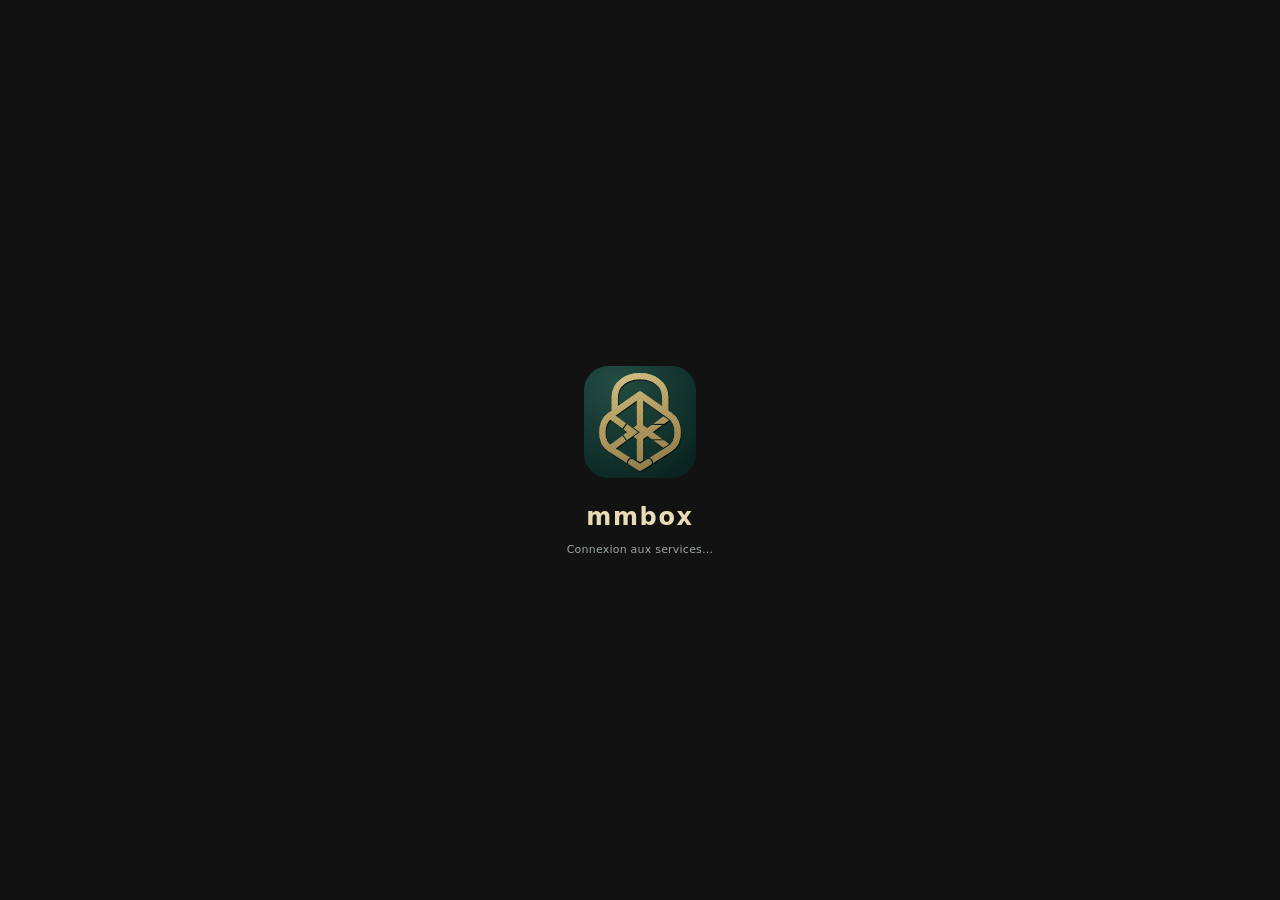
<file: app/splash/19-lumiere-datelier.html>
<!doctype html><html lang="fr"><head><meta charset="utf-8"><meta name="viewport" content="width=device-width,initial-scale=1"><meta name="color-scheme" content="dark"><title>mmbox — Lumière d’atelier</title><style>html,body{margin:0;width:100%;height:100%;background:#121212;color:#e9dfc5;font-family:Segoe UI,system-ui,sans-serif}body{display:flex;align-items:center;justify-content:center;--duration:3.2s;--delay:0s}.splash{width:260px;max-width:100%;text-align:center}.scene{display:block;width:260px;height:160px;max-width:100%;overflow:visible}.brand{font-size:24px;line-height:30px;font-weight:600;letter-spacing:.07em;margin:0;color:#e9dbb5}.brand span{display:inline-block}.status{height:19px;line-height:19px;font-size:11px;color:#9ca79e;margin:8px 0 0;letter-spacing:.02em}.still-scene{display:none}.anim{animation-duration:var(--duration);animation-delay:calc(var(--delay) + var(--lag,0s));animation-iteration-count:infinite;animation-fill-mode:both;animation-timing-function:cubic-bezier(.4,0,.2,1)}body.paused .anim{animation-play-state:paused!important}body.reset .anim{animation:none!important}@media(prefers-reduced-motion:reduce){.motion-scene{display:none}.still-scene{display:block}body .anim{animation:none!important;transform:none!important;filter:none!important;opacity:1!important}.typing{max-width:none!important}.caret{display:none}.brand span{opacity:1;transform:none}}.spot{animation-name:spot;animation-timing-function:linear;}@keyframes spot{0%,5%{transform:translateX(0);opacity:0}20%{opacity:1}80%{transform:translateX(110px);opacity:1}100%{transform:translateX(110px);opacity:0}}</style></head><body data-sample="1.344" style="--duration:3.2s"><main class="splash" aria-label="Démarrage de mmbox"><svg class="scene motion-scene" xmlns="http://www.w3.org/2000/svg" viewBox="0 0 260 160" role="img" aria-label="Logo mmbox, Gravure croisée"><defs><clipPath id="a19-tile-clip"><rect width="64" height="64" rx="14" /></clipPath>
<radialGradient id="a19-bg" cx=".28" cy=".15" r="1"><stop stop-color="#234d43" /><stop offset="1" stop-color="#09231f" /></radialGradient>
<pattern id="a19-grain" width="2" height="2" patternUnits="userSpaceOnUse"><circle cx=".3" cy=".3" r=".08" fill="#e2edd0" /><circle cx="1.4" cy="1.1" r=".1" fill="#061c17" /></pattern>
<pattern id="a19-engrave" width="1.5" height="1.5" patternUnits="userSpaceOnUse" patternTransform="rotate(35)"><path d="M0 0V1.5M.75 0V1.5" stroke="#3b2f19" stroke-width=".11" /><path d="M0 0H1.5" stroke="#fff0bf" stroke-width=".1" /></pattern>
<filter id="a19-shadow" x="-10%" y="-10%" width="125%" height="130%" color-interpolation-filters="sRGB"><feDropShadow dx=".35" dy=".65" stdDeviation=".45" flood-color="#000" flood-opacity=".75" /></filter>
<filter id="a19-edge" x="-10%" y="-10%" width="120%" height="120%"><feMorphology in="SourceAlpha" operator="erode" radius=".25" result="inside" /><feComposite in="SourceGraphic" in2="inside" operator="out" /></filter>
<linearGradient id="a19-satin" x1="0" y1="0" x2="0.35" y2="1"><stop offset="0" stop-color="#ead7a0" /><stop offset="0.48" stop-color="#c1aa69" /><stop offset="1" stop-color="#96804d" /></linearGradient><mask id="a19-ink" maskUnits="userSpaceOnUse" x="0" y="0" width="64" height="64"><g transform="translate(-6.987 -3.797) scale(0.23629)"><path d="M165.00 85.00L92.50 136.00C67.96 153.26 67.17 199.93 92.50 216.00L165.00 262.00L237.50 216.00C262.83 199.93 262.04 153.26 237.50 136.00ZM104.00 127.60V91C104.00 24.0 226.00 24.0 226.00 91V127.60M92.50 136.00L165.00 189.00L237.50 136.00M92.50 216.00L165.00 163.00L237.50 216.00M165.00 85.00L165.00 262.00" fill="none" stroke="#000" stroke-width="23" stroke-linecap="round" stroke-linejoin="round" /><path d="M165.00 85.00L92.50 136.00C67.96 153.26 67.17 199.93 92.50 216.00L165.00 262.00L237.50 216.00C262.83 199.93 262.04 153.26 237.50 136.00ZM104.00 127.60V91C104.00 24.0 226.00 24.0 226.00 91V127.60M92.50 136.00L165.00 189.00L237.50 136.00M92.50 216.00L165.00 163.00L237.50 216.00M165.00 85.00L165.00 262.00" fill="none" stroke="#fff" stroke-width="15" stroke-linecap="round" stroke-linejoin="round" /><mask id="a19-original-mask-a" maskUnits="userSpaceOnUse" x="0" y="0" width="960" height="300"><rect width="960" height="300" fill="#fff" /><path d="M165.00 85.00L92.50 136.00C67.96 153.26 67.17 199.93 92.50 216.00L165.00 262.00L237.50 216.00C262.83 199.93 262.04 153.26 237.50 136.00Z" fill="none" stroke="#000" stroke-width="15" stroke-linecap="round" stroke-linejoin="round" /></mask><mask id="a19-original-mask-b" maskUnits="userSpaceOnUse" x="0" y="0" width="960" height="300"><rect width="960" height="300" fill="#fff" /><path d="M165.00 85.00L92.50 136.00C67.96 153.26 67.17 199.93 92.50 216.00L165.00 262.00L237.50 216.00C262.83 199.93 262.04 153.26 237.50 136.00Z" fill="none" stroke="#000" stroke-width="21.0" stroke-linecap="round" stroke-linejoin="round" /></mask><path d="M134.12 156.64L131.70 154.87L122.37 167.62L124.79 169.39ZM124.79 182.61L122.37 184.38L131.70 197.13L134.12 195.36Z" fill="#000" /><path d="M159.93 176.00L133.88 156.96L125.03 169.07L134.51 176.00L125.03 182.93L133.88 195.04Z" fill="#000" stroke="#000" stroke-width="6.0" stroke-linejoin="miter" stroke-miterlimit="8" /><g mask="url(#a19-original-mask-a)"><path d="M241.86 142.10L233.01 129.99L198.09 155.52L223.50 155.52ZM233.01 222.01L241.86 209.90L223.50 196.48L198.09 196.48Z" fill="#000" stroke="#000" stroke-width="6.0" stroke-linejoin="miter" stroke-miterlimit="8" /></g><path d="M159.93 176.00L133.88 156.96L125.03 169.07L134.51 176.00L125.03 182.93L133.88 195.04Z" fill="#fff" /><g mask="url(#a19-original-mask-b)"><path d="M241.86 142.10L233.01 129.99L198.09 155.52L223.50 155.52ZM233.01 222.01L241.86 209.90L223.50 196.48L198.09 196.48Z" fill="#fff" /></g><path d="M144.50 248.99L165.00 262.00L185.50 248.99" fill="none" stroke="#000" stroke-width="23" stroke-linecap="round" stroke-linejoin="round" /><path d="M144.50 248.99L165.00 262.00L185.50 248.99" fill="none" stroke="#fff" stroke-width="15" stroke-linecap="round" stroke-linejoin="round" /></g></mask><g id="a19-back"><rect x="0" y="0" width="64" height="64" rx="14" fill="url(#a19-bg)" /><g clip-path="url(#a19-tile-clip)"><rect x="0" y="0" width="64" height="64" rx="0" fill="url(#a19-grain)" opacity=".23" /></g></g><g id="a19-mark"><g opacity="1" filter="url(#a19-shadow)"><rect x="0" y="0" width="64" height="64" rx="0" fill="url(#a19-satin)" mask="url(#a19-ink)" /></g><g mask="url(#a19-ink)" opacity="0.72"><rect x="0" y="0" width="64" height="64" rx="0" fill="url(#a19-engrave)" /></g><g opacity="0.6" filter="url(#a19-edge)"><rect x="0" y="0" width="64" height="64" rx="0" fill="#f2dda1" mask="url(#a19-ink)" /></g></g><g id="a19-logo"><use href="#a19-back"/><use href="#a19-mark"/></g>
<filter id="a19-soft-glow" x="-70%" y="-70%" width="240%" height="240%"><feGaussianBlur stdDeviation="1.8"/></filter>
<linearGradient id="a19-scan" x1="0" y1="0" x2="0" y2="1"><stop stop-color="#f5e9b4" stop-opacity="0"/><stop offset="1" stop-color="#f5e9b4" stop-opacity=".7"/></linearGradient>
<radialGradient id="a19-spotlight"><stop stop-color="#fff2be" stop-opacity=".9"/><stop offset="1" stop-color="#fff2be" stop-opacity="0"/></radialGradient>
<g id="a19-letter"><rect x="-7" y="-5" width="14" height="10" rx="2" fill="#173c31" stroke="#dfc98d" stroke-width="1.2"/><path d="M-6 -4L0 1L6 -4" fill="none" stroke="#f5e4ad" stroke-width="1.2"/></g>
<clipPath id="a19-stage-tile"><rect x="74" y="24" width="112" height="112" rx="24.5"/></clipPath>
</defs><g transform="translate(74 24) scale(1.75)"><use href="#a19-logo" /></g><g transform="translate(74 24) scale(1.75)"><g mask="url(#a19-ink)"><circle class="anim spot" cx="-20" cy="25" r="25" fill="url(#a19-spotlight)"/></g></g></svg><svg class="scene still-scene" xmlns="http://www.w3.org/2000/svg" viewBox="0 0 260 160" role="img" aria-label="Logo mmbox, Gravure croisée"><defs><clipPath id="a19-still-tile-clip"><rect width="64" height="64" rx="14" /></clipPath>
<radialGradient id="a19-still-bg" cx=".28" cy=".15" r="1"><stop stop-color="#234d43" /><stop offset="1" stop-color="#09231f" /></radialGradient>
<pattern id="a19-still-grain" width="2" height="2" patternUnits="userSpaceOnUse"><circle cx=".3" cy=".3" r=".08" fill="#e2edd0" /><circle cx="1.4" cy="1.1" r=".1" fill="#061c17" /></pattern>
<pattern id="a19-still-engrave" width="1.5" height="1.5" patternUnits="userSpaceOnUse" patternTransform="rotate(35)"><path d="M0 0V1.5M.75 0V1.5" stroke="#3b2f19" stroke-width=".11" /><path d="M0 0H1.5" stroke="#fff0bf" stroke-width=".1" /></pattern>
<filter id="a19-still-shadow" x="-10%" y="-10%" width="125%" height="130%" color-interpolation-filters="sRGB"><feDropShadow dx=".35" dy=".65" stdDeviation=".45" flood-color="#000" flood-opacity=".75" /></filter>
<filter id="a19-still-edge" x="-10%" y="-10%" width="120%" height="120%"><feMorphology in="SourceAlpha" operator="erode" radius=".25" result="inside" /><feComposite in="SourceGraphic" in2="inside" operator="out" /></filter>
<linearGradient id="a19-still-satin" x1="0" y1="0" x2="0.35" y2="1"><stop offset="0" stop-color="#ead7a0" /><stop offset="0.48" stop-color="#c1aa69" /><stop offset="1" stop-color="#96804d" /></linearGradient><mask id="a19-still-ink" maskUnits="userSpaceOnUse" x="0" y="0" width="64" height="64"><g transform="translate(-6.987 -3.797) scale(0.23629)"><path d="M165.00 85.00L92.50 136.00C67.96 153.26 67.17 199.93 92.50 216.00L165.00 262.00L237.50 216.00C262.83 199.93 262.04 153.26 237.50 136.00ZM104.00 127.60V91C104.00 24.0 226.00 24.0 226.00 91V127.60M92.50 136.00L165.00 189.00L237.50 136.00M92.50 216.00L165.00 163.00L237.50 216.00M165.00 85.00L165.00 262.00" fill="none" stroke="#000" stroke-width="23" stroke-linecap="round" stroke-linejoin="round" /><path d="M165.00 85.00L92.50 136.00C67.96 153.26 67.17 199.93 92.50 216.00L165.00 262.00L237.50 216.00C262.83 199.93 262.04 153.26 237.50 136.00ZM104.00 127.60V91C104.00 24.0 226.00 24.0 226.00 91V127.60M92.50 136.00L165.00 189.00L237.50 136.00M92.50 216.00L165.00 163.00L237.50 216.00M165.00 85.00L165.00 262.00" fill="none" stroke="#fff" stroke-width="15" stroke-linecap="round" stroke-linejoin="round" /><mask id="a19-still-original-mask-a" maskUnits="userSpaceOnUse" x="0" y="0" width="960" height="300"><rect width="960" height="300" fill="#fff" /><path d="M165.00 85.00L92.50 136.00C67.96 153.26 67.17 199.93 92.50 216.00L165.00 262.00L237.50 216.00C262.83 199.93 262.04 153.26 237.50 136.00Z" fill="none" stroke="#000" stroke-width="15" stroke-linecap="round" stroke-linejoin="round" /></mask><mask id="a19-still-original-mask-b" maskUnits="userSpaceOnUse" x="0" y="0" width="960" height="300"><rect width="960" height="300" fill="#fff" /><path d="M165.00 85.00L92.50 136.00C67.96 153.26 67.17 199.93 92.50 216.00L165.00 262.00L237.50 216.00C262.83 199.93 262.04 153.26 237.50 136.00Z" fill="none" stroke="#000" stroke-width="21.0" stroke-linecap="round" stroke-linejoin="round" /></mask><path d="M134.12 156.64L131.70 154.87L122.37 167.62L124.79 169.39ZM124.79 182.61L122.37 184.38L131.70 197.13L134.12 195.36Z" fill="#000" /><path d="M159.93 176.00L133.88 156.96L125.03 169.07L134.51 176.00L125.03 182.93L133.88 195.04Z" fill="#000" stroke="#000" stroke-width="6.0" stroke-linejoin="miter" stroke-miterlimit="8" /><g mask="url(#a19-still-original-mask-a)"><path d="M241.86 142.10L233.01 129.99L198.09 155.52L223.50 155.52ZM233.01 222.01L241.86 209.90L223.50 196.48L198.09 196.48Z" fill="#000" stroke="#000" stroke-width="6.0" stroke-linejoin="miter" stroke-miterlimit="8" /></g><path d="M159.93 176.00L133.88 156.96L125.03 169.07L134.51 176.00L125.03 182.93L133.88 195.04Z" fill="#fff" /><g mask="url(#a19-still-original-mask-b)"><path d="M241.86 142.10L233.01 129.99L198.09 155.52L223.50 155.52ZM233.01 222.01L241.86 209.90L223.50 196.48L198.09 196.48Z" fill="#fff" /></g><path d="M144.50 248.99L165.00 262.00L185.50 248.99" fill="none" stroke="#000" stroke-width="23" stroke-linecap="round" stroke-linejoin="round" /><path d="M144.50 248.99L165.00 262.00L185.50 248.99" fill="none" stroke="#fff" stroke-width="15" stroke-linecap="round" stroke-linejoin="round" /></g></mask><g id="a19-still-back"><rect x="0" y="0" width="64" height="64" rx="14" fill="url(#a19-still-bg)" /><g clip-path="url(#a19-still-tile-clip)"><rect x="0" y="0" width="64" height="64" rx="0" fill="url(#a19-still-grain)" opacity=".23" /></g></g><g id="a19-still-mark"><g opacity="1" filter="url(#a19-still-shadow)"><rect x="0" y="0" width="64" height="64" rx="0" fill="url(#a19-still-satin)" mask="url(#a19-still-ink)" /></g><g mask="url(#a19-still-ink)" opacity="0.72"><rect x="0" y="0" width="64" height="64" rx="0" fill="url(#a19-still-engrave)" /></g><g opacity="0.6" filter="url(#a19-still-edge)"><rect x="0" y="0" width="64" height="64" rx="0" fill="#f2dda1" mask="url(#a19-still-ink)" /></g></g><g id="a19-still-logo"><use href="#a19-still-back"/><use href="#a19-still-mark"/></g>
<filter id="a19-still-soft-glow" x="-70%" y="-70%" width="240%" height="240%"><feGaussianBlur stdDeviation="1.8"/></filter>
<linearGradient id="a19-still-scan" x1="0" y1="0" x2="0" y2="1"><stop stop-color="#f5e9b4" stop-opacity="0"/><stop offset="1" stop-color="#f5e9b4" stop-opacity=".7"/></linearGradient>
<radialGradient id="a19-still-spotlight"><stop stop-color="#fff2be" stop-opacity=".9"/><stop offset="1" stop-color="#fff2be" stop-opacity="0"/></radialGradient>
<g id="a19-still-letter"><rect x="-7" y="-5" width="14" height="10" rx="2" fill="#173c31" stroke="#dfc98d" stroke-width="1.2"/><path d="M-6 -4L0 1L6 -4" fill="none" stroke="#f5e4ad" stroke-width="1.2"/></g>
<clipPath id="a19-still-stage-tile"><rect x="74" y="24" width="112" height="112" rx="24.5"/></clipPath>
</defs><g transform="translate(74 24) scale(1.75)"><use href="#a19-still-logo" /></g></svg><h1 class="brand">mmbox</h1><p class="status">Connexion aux services…</p></main><script>(()=>{const body=document.body;const sample=Number(body.dataset.sample);function setState(play){body.classList.add('reset');body.style.setProperty('--delay',play?'0s':(-sample)+'s');body.classList.toggle('paused',!play);void body.offsetWidth;body.classList.remove('reset');}if(body.classList.contains('paused'))setState(false);addEventListener('message',event=>{if(event.source!==parent||parent===window||!event.data||event.data.type!=='mmbox-animation')return;if(event.data.action==='play')setState(true);if(event.data.action==='pause')setState(false);});})();</script></body></html>
</file>
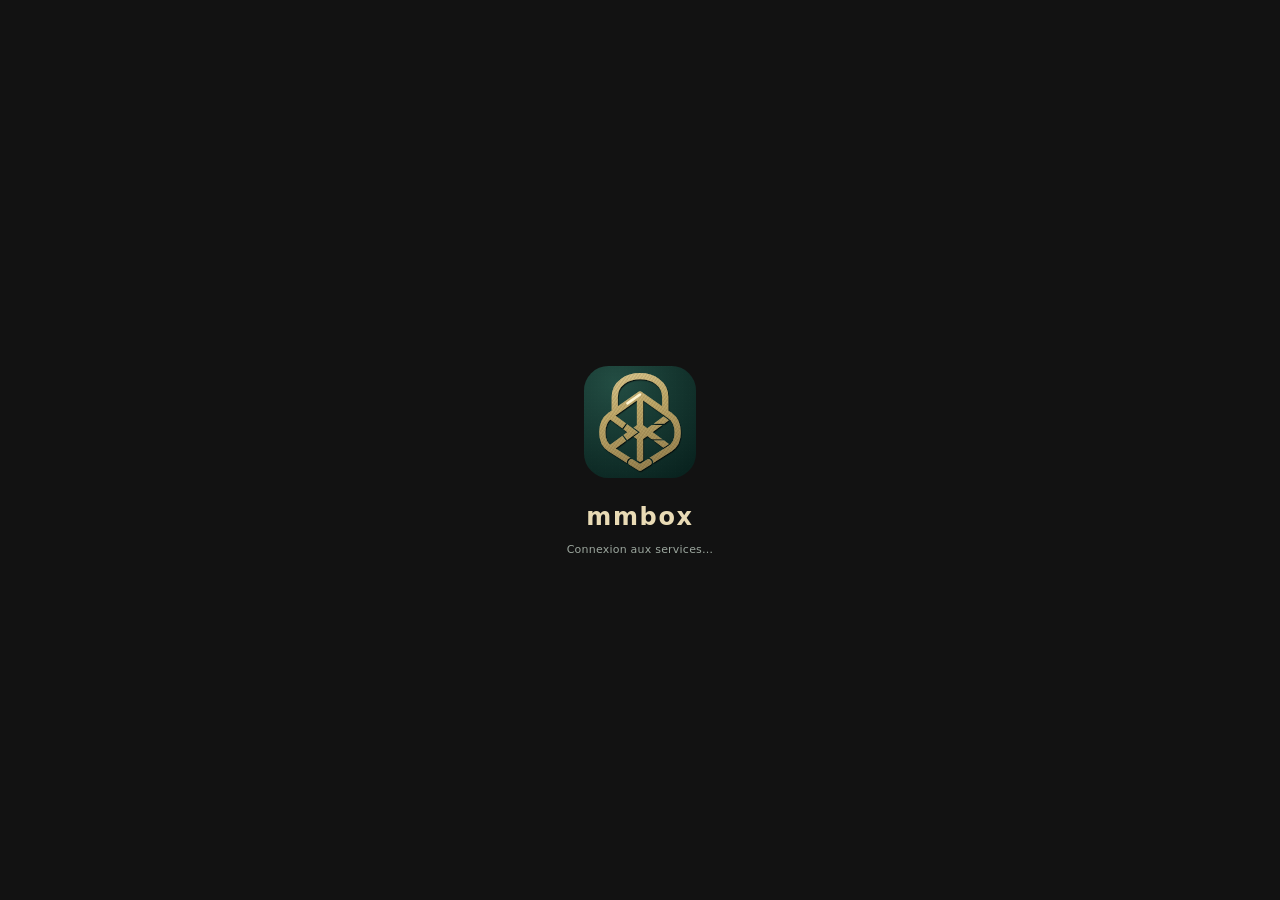
<file: app/splash/20-reflet-sur-la-tranche.html>
<!doctype html><html lang="fr"><head><meta charset="utf-8"><meta name="viewport" content="width=device-width,initial-scale=1"><meta name="color-scheme" content="dark"><title>mmbox — Reflet sur la tranche</title><style>html,body{margin:0;width:100%;height:100%;background:#121212;color:#e9dfc5;font-family:Segoe UI,system-ui,sans-serif}body{display:flex;align-items:center;justify-content:center;--duration:3.2s;--delay:0s}.splash{width:260px;max-width:100%;text-align:center}.scene{display:block;width:260px;height:160px;max-width:100%;overflow:visible}.brand{font-size:24px;line-height:30px;font-weight:600;letter-spacing:.07em;margin:0;color:#e9dbb5}.brand span{display:inline-block}.status{height:19px;line-height:19px;font-size:11px;color:#9ca79e;margin:8px 0 0;letter-spacing:.02em}.still-scene{display:none}.anim{animation-duration:var(--duration);animation-delay:calc(var(--delay) + var(--lag,0s));animation-iteration-count:infinite;animation-fill-mode:both;animation-timing-function:cubic-bezier(.4,0,.2,1)}body.paused .anim{animation-play-state:paused!important}body.reset .anim{animation:none!important}@media(prefers-reduced-motion:reduce){.motion-scene{display:none}.still-scene{display:block}body .anim{animation:none!important;transform:none!important;filter:none!important;opacity:1!important}.typing{max-width:none!important}.caret{display:none}.brand span{opacity:1;transform:none}}.rim-glint{animation-name:rim-glint;animation-timing-function:linear;}@keyframes rim-glint{from{stroke-dashoffset:1000}to{stroke-dashoffset:0}}</style></head><body data-sample="0.962" style="--duration:2.6s"><main class="splash" aria-label="Démarrage de mmbox"><svg class="scene motion-scene" xmlns="http://www.w3.org/2000/svg" viewBox="0 0 260 160" role="img" aria-label="Logo mmbox, Gravure croisée"><defs><clipPath id="a20-tile-clip"><rect width="64" height="64" rx="14" /></clipPath>
<radialGradient id="a20-bg" cx=".28" cy=".15" r="1"><stop stop-color="#234d43" /><stop offset="1" stop-color="#09231f" /></radialGradient>
<pattern id="a20-grain" width="2" height="2" patternUnits="userSpaceOnUse"><circle cx=".3" cy=".3" r=".08" fill="#e2edd0" /><circle cx="1.4" cy="1.1" r=".1" fill="#061c17" /></pattern>
<pattern id="a20-engrave" width="1.5" height="1.5" patternUnits="userSpaceOnUse" patternTransform="rotate(35)"><path d="M0 0V1.5M.75 0V1.5" stroke="#3b2f19" stroke-width=".11" /><path d="M0 0H1.5" stroke="#fff0bf" stroke-width=".1" /></pattern>
<filter id="a20-shadow" x="-10%" y="-10%" width="125%" height="130%" color-interpolation-filters="sRGB"><feDropShadow dx=".35" dy=".65" stdDeviation=".45" flood-color="#000" flood-opacity=".75" /></filter>
<filter id="a20-edge" x="-10%" y="-10%" width="120%" height="120%"><feMorphology in="SourceAlpha" operator="erode" radius=".25" result="inside" /><feComposite in="SourceGraphic" in2="inside" operator="out" /></filter>
<linearGradient id="a20-satin" x1="0" y1="0" x2="0.35" y2="1"><stop offset="0" stop-color="#ead7a0" /><stop offset="0.48" stop-color="#c1aa69" /><stop offset="1" stop-color="#96804d" /></linearGradient><mask id="a20-ink" maskUnits="userSpaceOnUse" x="0" y="0" width="64" height="64"><g transform="translate(-6.987 -3.797) scale(0.23629)"><path d="M165.00 85.00L92.50 136.00C67.96 153.26 67.17 199.93 92.50 216.00L165.00 262.00L237.50 216.00C262.83 199.93 262.04 153.26 237.50 136.00ZM104.00 127.60V91C104.00 24.0 226.00 24.0 226.00 91V127.60M92.50 136.00L165.00 189.00L237.50 136.00M92.50 216.00L165.00 163.00L237.50 216.00M165.00 85.00L165.00 262.00" fill="none" stroke="#000" stroke-width="23" stroke-linecap="round" stroke-linejoin="round" /><path d="M165.00 85.00L92.50 136.00C67.96 153.26 67.17 199.93 92.50 216.00L165.00 262.00L237.50 216.00C262.83 199.93 262.04 153.26 237.50 136.00ZM104.00 127.60V91C104.00 24.0 226.00 24.0 226.00 91V127.60M92.50 136.00L165.00 189.00L237.50 136.00M92.50 216.00L165.00 163.00L237.50 216.00M165.00 85.00L165.00 262.00" fill="none" stroke="#fff" stroke-width="15" stroke-linecap="round" stroke-linejoin="round" /><mask id="a20-original-mask-a" maskUnits="userSpaceOnUse" x="0" y="0" width="960" height="300"><rect width="960" height="300" fill="#fff" /><path d="M165.00 85.00L92.50 136.00C67.96 153.26 67.17 199.93 92.50 216.00L165.00 262.00L237.50 216.00C262.83 199.93 262.04 153.26 237.50 136.00Z" fill="none" stroke="#000" stroke-width="15" stroke-linecap="round" stroke-linejoin="round" /></mask><mask id="a20-original-mask-b" maskUnits="userSpaceOnUse" x="0" y="0" width="960" height="300"><rect width="960" height="300" fill="#fff" /><path d="M165.00 85.00L92.50 136.00C67.96 153.26 67.17 199.93 92.50 216.00L165.00 262.00L237.50 216.00C262.83 199.93 262.04 153.26 237.50 136.00Z" fill="none" stroke="#000" stroke-width="21.0" stroke-linecap="round" stroke-linejoin="round" /></mask><path d="M134.12 156.64L131.70 154.87L122.37 167.62L124.79 169.39ZM124.79 182.61L122.37 184.38L131.70 197.13L134.12 195.36Z" fill="#000" /><path d="M159.93 176.00L133.88 156.96L125.03 169.07L134.51 176.00L125.03 182.93L133.88 195.04Z" fill="#000" stroke="#000" stroke-width="6.0" stroke-linejoin="miter" stroke-miterlimit="8" /><g mask="url(#a20-original-mask-a)"><path d="M241.86 142.10L233.01 129.99L198.09 155.52L223.50 155.52ZM233.01 222.01L241.86 209.90L223.50 196.48L198.09 196.48Z" fill="#000" stroke="#000" stroke-width="6.0" stroke-linejoin="miter" stroke-miterlimit="8" /></g><path d="M159.93 176.00L133.88 156.96L125.03 169.07L134.51 176.00L125.03 182.93L133.88 195.04Z" fill="#fff" /><g mask="url(#a20-original-mask-b)"><path d="M241.86 142.10L233.01 129.99L198.09 155.52L223.50 155.52ZM233.01 222.01L241.86 209.90L223.50 196.48L198.09 196.48Z" fill="#fff" /></g><path d="M144.50 248.99L165.00 262.00L185.50 248.99" fill="none" stroke="#000" stroke-width="23" stroke-linecap="round" stroke-linejoin="round" /><path d="M144.50 248.99L165.00 262.00L185.50 248.99" fill="none" stroke="#fff" stroke-width="15" stroke-linecap="round" stroke-linejoin="round" /></g></mask><g id="a20-back"><rect x="0" y="0" width="64" height="64" rx="14" fill="url(#a20-bg)" /><g clip-path="url(#a20-tile-clip)"><rect x="0" y="0" width="64" height="64" rx="0" fill="url(#a20-grain)" opacity=".23" /></g></g><g id="a20-mark"><g opacity="1" filter="url(#a20-shadow)"><rect x="0" y="0" width="64" height="64" rx="0" fill="url(#a20-satin)" mask="url(#a20-ink)" /></g><g mask="url(#a20-ink)" opacity="0.72"><rect x="0" y="0" width="64" height="64" rx="0" fill="url(#a20-engrave)" /></g><g opacity="0.6" filter="url(#a20-edge)"><rect x="0" y="0" width="64" height="64" rx="0" fill="#f2dda1" mask="url(#a20-ink)" /></g></g><g id="a20-logo"><use href="#a20-back"/><use href="#a20-mark"/></g>
<filter id="a20-soft-glow" x="-70%" y="-70%" width="240%" height="240%"><feGaussianBlur stdDeviation="1.8"/></filter>
<linearGradient id="a20-scan" x1="0" y1="0" x2="0" y2="1"><stop stop-color="#f5e9b4" stop-opacity="0"/><stop offset="1" stop-color="#f5e9b4" stop-opacity=".7"/></linearGradient>
<radialGradient id="a20-spotlight"><stop stop-color="#fff2be" stop-opacity=".9"/><stop offset="1" stop-color="#fff2be" stop-opacity="0"/></radialGradient>
<g id="a20-letter"><rect x="-7" y="-5" width="14" height="10" rx="2" fill="#173c31" stroke="#dfc98d" stroke-width="1.2"/><path d="M-6 -4L0 1L6 -4" fill="none" stroke="#f5e4ad" stroke-width="1.2"/></g>
<clipPath id="a20-stage-tile"><rect x="74" y="24" width="112" height="112" rx="24.5"/></clipPath>
</defs><g transform="translate(74 24) scale(1.75)"><use href="#a20-logo" /></g><g transform="translate(74 24) scale(1.75)"><g mask="url(#a20-ink)"><g transform="translate(-6.987 -3.797) scale(0.23629)"><path d="M165.00 85.00L92.50 136.00C67.96 153.26 67.17 199.93 92.50 216.00L165.00 262.00L237.50 216.00C262.83 199.93 262.04 153.26 237.50 136.00Z" fill="none" stroke="#fff5d3" stroke-width="6" pathLength="1000" stroke-linecap="round" stroke-dasharray="70 930" class="anim rim-glint"/></g></g></g></svg><svg class="scene still-scene" xmlns="http://www.w3.org/2000/svg" viewBox="0 0 260 160" role="img" aria-label="Logo mmbox, Gravure croisée"><defs><clipPath id="a20-still-tile-clip"><rect width="64" height="64" rx="14" /></clipPath>
<radialGradient id="a20-still-bg" cx=".28" cy=".15" r="1"><stop stop-color="#234d43" /><stop offset="1" stop-color="#09231f" /></radialGradient>
<pattern id="a20-still-grain" width="2" height="2" patternUnits="userSpaceOnUse"><circle cx=".3" cy=".3" r=".08" fill="#e2edd0" /><circle cx="1.4" cy="1.1" r=".1" fill="#061c17" /></pattern>
<pattern id="a20-still-engrave" width="1.5" height="1.5" patternUnits="userSpaceOnUse" patternTransform="rotate(35)"><path d="M0 0V1.5M.75 0V1.5" stroke="#3b2f19" stroke-width=".11" /><path d="M0 0H1.5" stroke="#fff0bf" stroke-width=".1" /></pattern>
<filter id="a20-still-shadow" x="-10%" y="-10%" width="125%" height="130%" color-interpolation-filters="sRGB"><feDropShadow dx=".35" dy=".65" stdDeviation=".45" flood-color="#000" flood-opacity=".75" /></filter>
<filter id="a20-still-edge" x="-10%" y="-10%" width="120%" height="120%"><feMorphology in="SourceAlpha" operator="erode" radius=".25" result="inside" /><feComposite in="SourceGraphic" in2="inside" operator="out" /></filter>
<linearGradient id="a20-still-satin" x1="0" y1="0" x2="0.35" y2="1"><stop offset="0" stop-color="#ead7a0" /><stop offset="0.48" stop-color="#c1aa69" /><stop offset="1" stop-color="#96804d" /></linearGradient><mask id="a20-still-ink" maskUnits="userSpaceOnUse" x="0" y="0" width="64" height="64"><g transform="translate(-6.987 -3.797) scale(0.23629)"><path d="M165.00 85.00L92.50 136.00C67.96 153.26 67.17 199.93 92.50 216.00L165.00 262.00L237.50 216.00C262.83 199.93 262.04 153.26 237.50 136.00ZM104.00 127.60V91C104.00 24.0 226.00 24.0 226.00 91V127.60M92.50 136.00L165.00 189.00L237.50 136.00M92.50 216.00L165.00 163.00L237.50 216.00M165.00 85.00L165.00 262.00" fill="none" stroke="#000" stroke-width="23" stroke-linecap="round" stroke-linejoin="round" /><path d="M165.00 85.00L92.50 136.00C67.96 153.26 67.17 199.93 92.50 216.00L165.00 262.00L237.50 216.00C262.83 199.93 262.04 153.26 237.50 136.00ZM104.00 127.60V91C104.00 24.0 226.00 24.0 226.00 91V127.60M92.50 136.00L165.00 189.00L237.50 136.00M92.50 216.00L165.00 163.00L237.50 216.00M165.00 85.00L165.00 262.00" fill="none" stroke="#fff" stroke-width="15" stroke-linecap="round" stroke-linejoin="round" /><mask id="a20-still-original-mask-a" maskUnits="userSpaceOnUse" x="0" y="0" width="960" height="300"><rect width="960" height="300" fill="#fff" /><path d="M165.00 85.00L92.50 136.00C67.96 153.26 67.17 199.93 92.50 216.00L165.00 262.00L237.50 216.00C262.83 199.93 262.04 153.26 237.50 136.00Z" fill="none" stroke="#000" stroke-width="15" stroke-linecap="round" stroke-linejoin="round" /></mask><mask id="a20-still-original-mask-b" maskUnits="userSpaceOnUse" x="0" y="0" width="960" height="300"><rect width="960" height="300" fill="#fff" /><path d="M165.00 85.00L92.50 136.00C67.96 153.26 67.17 199.93 92.50 216.00L165.00 262.00L237.50 216.00C262.83 199.93 262.04 153.26 237.50 136.00Z" fill="none" stroke="#000" stroke-width="21.0" stroke-linecap="round" stroke-linejoin="round" /></mask><path d="M134.12 156.64L131.70 154.87L122.37 167.62L124.79 169.39ZM124.79 182.61L122.37 184.38L131.70 197.13L134.12 195.36Z" fill="#000" /><path d="M159.93 176.00L133.88 156.96L125.03 169.07L134.51 176.00L125.03 182.93L133.88 195.04Z" fill="#000" stroke="#000" stroke-width="6.0" stroke-linejoin="miter" stroke-miterlimit="8" /><g mask="url(#a20-still-original-mask-a)"><path d="M241.86 142.10L233.01 129.99L198.09 155.52L223.50 155.52ZM233.01 222.01L241.86 209.90L223.50 196.48L198.09 196.48Z" fill="#000" stroke="#000" stroke-width="6.0" stroke-linejoin="miter" stroke-miterlimit="8" /></g><path d="M159.93 176.00L133.88 156.96L125.03 169.07L134.51 176.00L125.03 182.93L133.88 195.04Z" fill="#fff" /><g mask="url(#a20-still-original-mask-b)"><path d="M241.86 142.10L233.01 129.99L198.09 155.52L223.50 155.52ZM233.01 222.01L241.86 209.90L223.50 196.48L198.09 196.48Z" fill="#fff" /></g><path d="M144.50 248.99L165.00 262.00L185.50 248.99" fill="none" stroke="#000" stroke-width="23" stroke-linecap="round" stroke-linejoin="round" /><path d="M144.50 248.99L165.00 262.00L185.50 248.99" fill="none" stroke="#fff" stroke-width="15" stroke-linecap="round" stroke-linejoin="round" /></g></mask><g id="a20-still-back"><rect x="0" y="0" width="64" height="64" rx="14" fill="url(#a20-still-bg)" /><g clip-path="url(#a20-still-tile-clip)"><rect x="0" y="0" width="64" height="64" rx="0" fill="url(#a20-still-grain)" opacity=".23" /></g></g><g id="a20-still-mark"><g opacity="1" filter="url(#a20-still-shadow)"><rect x="0" y="0" width="64" height="64" rx="0" fill="url(#a20-still-satin)" mask="url(#a20-still-ink)" /></g><g mask="url(#a20-still-ink)" opacity="0.72"><rect x="0" y="0" width="64" height="64" rx="0" fill="url(#a20-still-engrave)" /></g><g opacity="0.6" filter="url(#a20-still-edge)"><rect x="0" y="0" width="64" height="64" rx="0" fill="#f2dda1" mask="url(#a20-still-ink)" /></g></g><g id="a20-still-logo"><use href="#a20-still-back"/><use href="#a20-still-mark"/></g>
<filter id="a20-still-soft-glow" x="-70%" y="-70%" width="240%" height="240%"><feGaussianBlur stdDeviation="1.8"/></filter>
<linearGradient id="a20-still-scan" x1="0" y1="0" x2="0" y2="1"><stop stop-color="#f5e9b4" stop-opacity="0"/><stop offset="1" stop-color="#f5e9b4" stop-opacity=".7"/></linearGradient>
<radialGradient id="a20-still-spotlight"><stop stop-color="#fff2be" stop-opacity=".9"/><stop offset="1" stop-color="#fff2be" stop-opacity="0"/></radialGradient>
<g id="a20-still-letter"><rect x="-7" y="-5" width="14" height="10" rx="2" fill="#173c31" stroke="#dfc98d" stroke-width="1.2"/><path d="M-6 -4L0 1L6 -4" fill="none" stroke="#f5e4ad" stroke-width="1.2"/></g>
<clipPath id="a20-still-stage-tile"><rect x="74" y="24" width="112" height="112" rx="24.5"/></clipPath>
</defs><g transform="translate(74 24) scale(1.75)"><use href="#a20-still-logo" /></g></svg><h1 class="brand">mmbox</h1><p class="status">Connexion aux services…</p></main><script>(()=>{const body=document.body;const sample=Number(body.dataset.sample);function setState(play){body.classList.add('reset');body.style.setProperty('--delay',play?'0s':(-sample)+'s');body.classList.toggle('paused',!play);void body.offsetWidth;body.classList.remove('reset');}if(body.classList.contains('paused'))setState(false);addEventListener('message',event=>{if(event.source!==parent||parent===window||!event.data||event.data.type!=='mmbox-animation')return;if(event.data.action==='play')setState(true);if(event.data.action==='pause')setState(false);});})();</script></body></html>
</file>
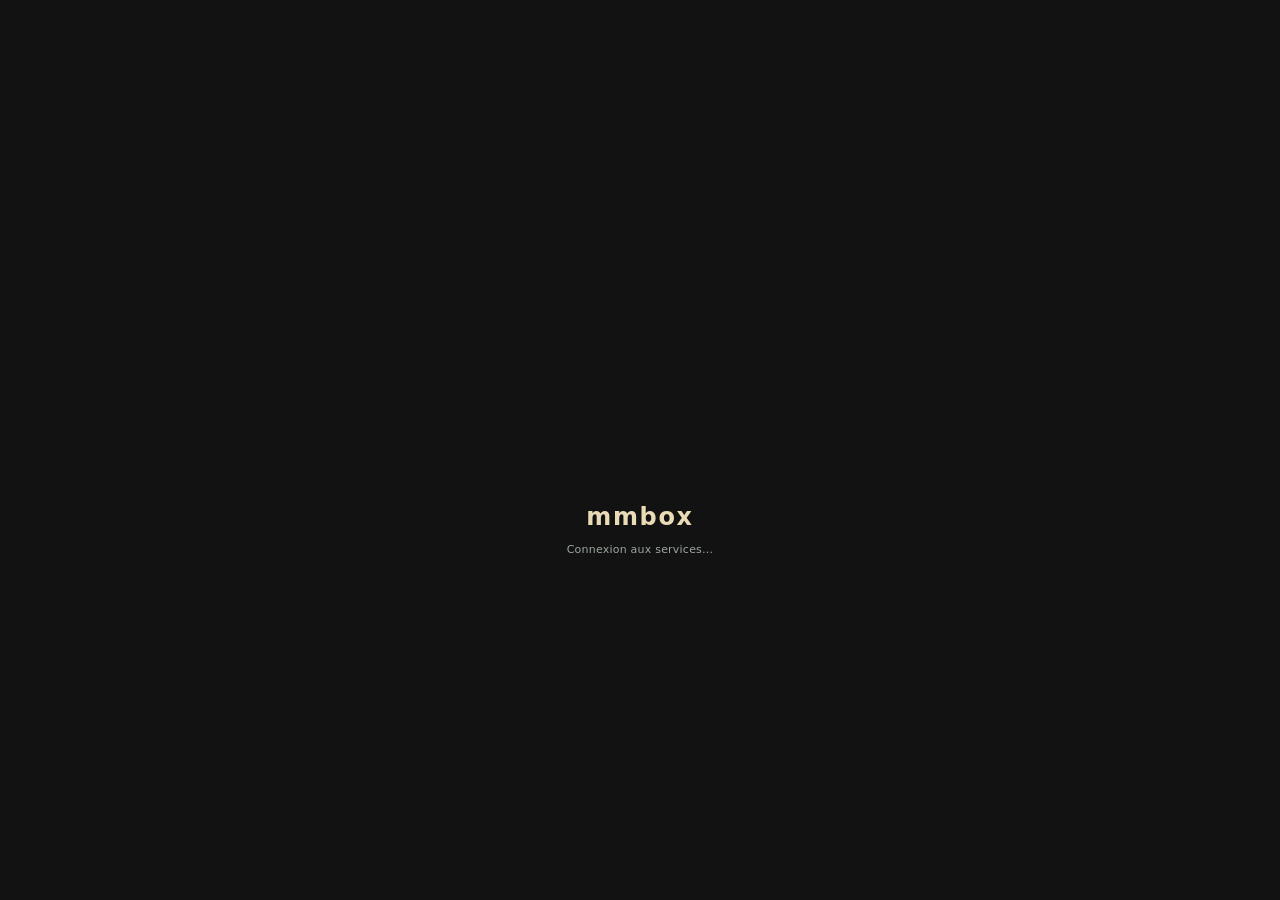
<file: app/splash/23-reconstruction-numerique.html>
<!doctype html><html lang="fr"><head><meta charset="utf-8"><meta name="viewport" content="width=device-width,initial-scale=1"><meta name="color-scheme" content="dark"><title>mmbox — Reconstruction numérique</title><style>html,body{margin:0;width:100%;height:100%;background:#121212;color:#e9dfc5;font-family:Segoe UI,system-ui,sans-serif}body{display:flex;align-items:center;justify-content:center;--duration:3.2s;--delay:0s}.splash{width:260px;max-width:100%;text-align:center}.scene{display:block;width:260px;height:160px;max-width:100%;overflow:visible}.brand{font-size:24px;line-height:30px;font-weight:600;letter-spacing:.07em;margin:0;color:#e9dbb5}.brand span{display:inline-block}.status{height:19px;line-height:19px;font-size:11px;color:#9ca79e;margin:8px 0 0;letter-spacing:.02em}.still-scene{display:none}.anim{animation-duration:var(--duration);animation-delay:calc(var(--delay) + var(--lag,0s));animation-iteration-count:infinite;animation-fill-mode:both;animation-timing-function:cubic-bezier(.4,0,.2,1)}body.paused .anim{animation-play-state:paused!important}body.reset .anim{animation:none!important}@media(prefers-reduced-motion:reduce){.motion-scene{display:none}.still-scene{display:block}body .anim{animation:none!important;transform:none!important;filter:none!important;opacity:1!important}.typing{max-width:none!important}.caret{display:none}.brand span{opacity:1;transform:none}}.pixel-0{animation-name:pixel-0;}@keyframes pixel-0{0%,5%{transform:translate(-27.0px,-24.0px);opacity:0}42%,83%{transform:none;opacity:1}100%{opacity:0}}.pixel-1{animation-name:pixel-1;}@keyframes pixel-1{0%,9%{transform:translate(-9.0px,-24.0px);opacity:0}46%,83%{transform:none;opacity:1}100%{opacity:0}}.pixel-2{animation-name:pixel-2;}@keyframes pixel-2{0%,13%{transform:translate(9.0px,-24.0px);opacity:0}50%,83%{transform:none;opacity:1}100%{opacity:0}}.pixel-3{animation-name:pixel-3;}@keyframes pixel-3{0%,17%{transform:translate(27.0px,-24.0px);opacity:0}54%,83%{transform:none;opacity:1}100%{opacity:0}}.pixel-4{animation-name:pixel-4;}@keyframes pixel-4{0%,5%{transform:translate(-27.0px,-8.0px);opacity:0}58%,83%{transform:none;opacity:1}100%{opacity:0}}.pixel-5{animation-name:pixel-5;}@keyframes pixel-5{0%,9%{transform:translate(-9.0px,-8.0px);opacity:0}42%,83%{transform:none;opacity:1}100%{opacity:0}}.pixel-6{animation-name:pixel-6;}@keyframes pixel-6{0%,13%{transform:translate(9.0px,-8.0px);opacity:0}46%,83%{transform:none;opacity:1}100%{opacity:0}}.pixel-7{animation-name:pixel-7;}@keyframes pixel-7{0%,17%{transform:translate(27.0px,-8.0px);opacity:0}50%,83%{transform:none;opacity:1}100%{opacity:0}}.pixel-8{animation-name:pixel-8;}@keyframes pixel-8{0%,5%{transform:translate(-27.0px,8.0px);opacity:0}54%,83%{transform:none;opacity:1}100%{opacity:0}}.pixel-9{animation-name:pixel-9;}@keyframes pixel-9{0%,9%{transform:translate(-9.0px,8.0px);opacity:0}58%,83%{transform:none;opacity:1}100%{opacity:0}}.pixel-10{animation-name:pixel-10;}@keyframes pixel-10{0%,13%{transform:translate(9.0px,8.0px);opacity:0}42%,83%{transform:none;opacity:1}100%{opacity:0}}.pixel-11{animation-name:pixel-11;}@keyframes pixel-11{0%,17%{transform:translate(27.0px,8.0px);opacity:0}46%,83%{transform:none;opacity:1}100%{opacity:0}}.pixel-12{animation-name:pixel-12;}@keyframes pixel-12{0%,5%{transform:translate(-27.0px,24.0px);opacity:0}50%,83%{transform:none;opacity:1}100%{opacity:0}}.pixel-13{animation-name:pixel-13;}@keyframes pixel-13{0%,9%{transform:translate(-9.0px,24.0px);opacity:0}54%,83%{transform:none;opacity:1}100%{opacity:0}}.pixel-14{animation-name:pixel-14;}@keyframes pixel-14{0%,13%{transform:translate(9.0px,24.0px);opacity:0}58%,83%{transform:none;opacity:1}100%{opacity:0}}.pixel-15{animation-name:pixel-15;}@keyframes pixel-15{0%,17%{transform:translate(27.0px,24.0px);opacity:0}42%,83%{transform:none;opacity:1}100%{opacity:0}}</style></head><body data-sample="1.02" style="--duration:3.4s"><main class="splash" aria-label="Démarrage de mmbox"><svg class="scene motion-scene" xmlns="http://www.w3.org/2000/svg" viewBox="0 0 260 160" role="img" aria-label="Logo mmbox, Gravure croisée"><defs><clipPath id="a23-tile-clip"><rect width="64" height="64" rx="14" /></clipPath>
<radialGradient id="a23-bg" cx=".28" cy=".15" r="1"><stop stop-color="#234d43" /><stop offset="1" stop-color="#09231f" /></radialGradient>
<pattern id="a23-grain" width="2" height="2" patternUnits="userSpaceOnUse"><circle cx=".3" cy=".3" r=".08" fill="#e2edd0" /><circle cx="1.4" cy="1.1" r=".1" fill="#061c17" /></pattern>
<pattern id="a23-engrave" width="1.5" height="1.5" patternUnits="userSpaceOnUse" patternTransform="rotate(35)"><path d="M0 0V1.5M.75 0V1.5" stroke="#3b2f19" stroke-width=".11" /><path d="M0 0H1.5" stroke="#fff0bf" stroke-width=".1" /></pattern>
<filter id="a23-shadow" x="-10%" y="-10%" width="125%" height="130%" color-interpolation-filters="sRGB"><feDropShadow dx=".35" dy=".65" stdDeviation=".45" flood-color="#000" flood-opacity=".75" /></filter>
<filter id="a23-edge" x="-10%" y="-10%" width="120%" height="120%"><feMorphology in="SourceAlpha" operator="erode" radius=".25" result="inside" /><feComposite in="SourceGraphic" in2="inside" operator="out" /></filter>
<linearGradient id="a23-satin" x1="0" y1="0" x2="0.35" y2="1"><stop offset="0" stop-color="#ead7a0" /><stop offset="0.48" stop-color="#c1aa69" /><stop offset="1" stop-color="#96804d" /></linearGradient><mask id="a23-ink" maskUnits="userSpaceOnUse" x="0" y="0" width="64" height="64"><g transform="translate(-6.987 -3.797) scale(0.23629)"><path d="M165.00 85.00L92.50 136.00C67.96 153.26 67.17 199.93 92.50 216.00L165.00 262.00L237.50 216.00C262.83 199.93 262.04 153.26 237.50 136.00ZM104.00 127.60V91C104.00 24.0 226.00 24.0 226.00 91V127.60M92.50 136.00L165.00 189.00L237.50 136.00M92.50 216.00L165.00 163.00L237.50 216.00M165.00 85.00L165.00 262.00" fill="none" stroke="#000" stroke-width="23" stroke-linecap="round" stroke-linejoin="round" /><path d="M165.00 85.00L92.50 136.00C67.96 153.26 67.17 199.93 92.50 216.00L165.00 262.00L237.50 216.00C262.83 199.93 262.04 153.26 237.50 136.00ZM104.00 127.60V91C104.00 24.0 226.00 24.0 226.00 91V127.60M92.50 136.00L165.00 189.00L237.50 136.00M92.50 216.00L165.00 163.00L237.50 216.00M165.00 85.00L165.00 262.00" fill="none" stroke="#fff" stroke-width="15" stroke-linecap="round" stroke-linejoin="round" /><mask id="a23-original-mask-a" maskUnits="userSpaceOnUse" x="0" y="0" width="960" height="300"><rect width="960" height="300" fill="#fff" /><path d="M165.00 85.00L92.50 136.00C67.96 153.26 67.17 199.93 92.50 216.00L165.00 262.00L237.50 216.00C262.83 199.93 262.04 153.26 237.50 136.00Z" fill="none" stroke="#000" stroke-width="15" stroke-linecap="round" stroke-linejoin="round" /></mask><mask id="a23-original-mask-b" maskUnits="userSpaceOnUse" x="0" y="0" width="960" height="300"><rect width="960" height="300" fill="#fff" /><path d="M165.00 85.00L92.50 136.00C67.96 153.26 67.17 199.93 92.50 216.00L165.00 262.00L237.50 216.00C262.83 199.93 262.04 153.26 237.50 136.00Z" fill="none" stroke="#000" stroke-width="21.0" stroke-linecap="round" stroke-linejoin="round" /></mask><path d="M134.12 156.64L131.70 154.87L122.37 167.62L124.79 169.39ZM124.79 182.61L122.37 184.38L131.70 197.13L134.12 195.36Z" fill="#000" /><path d="M159.93 176.00L133.88 156.96L125.03 169.07L134.51 176.00L125.03 182.93L133.88 195.04Z" fill="#000" stroke="#000" stroke-width="6.0" stroke-linejoin="miter" stroke-miterlimit="8" /><g mask="url(#a23-original-mask-a)"><path d="M241.86 142.10L233.01 129.99L198.09 155.52L223.50 155.52ZM233.01 222.01L241.86 209.90L223.50 196.48L198.09 196.48Z" fill="#000" stroke="#000" stroke-width="6.0" stroke-linejoin="miter" stroke-miterlimit="8" /></g><path d="M159.93 176.00L133.88 156.96L125.03 169.07L134.51 176.00L125.03 182.93L133.88 195.04Z" fill="#fff" /><g mask="url(#a23-original-mask-b)"><path d="M241.86 142.10L233.01 129.99L198.09 155.52L223.50 155.52ZM233.01 222.01L241.86 209.90L223.50 196.48L198.09 196.48Z" fill="#fff" /></g><path d="M144.50 248.99L165.00 262.00L185.50 248.99" fill="none" stroke="#000" stroke-width="23" stroke-linecap="round" stroke-linejoin="round" /><path d="M144.50 248.99L165.00 262.00L185.50 248.99" fill="none" stroke="#fff" stroke-width="15" stroke-linecap="round" stroke-linejoin="round" /></g></mask><g id="a23-back"><rect x="0" y="0" width="64" height="64" rx="14" fill="url(#a23-bg)" /><g clip-path="url(#a23-tile-clip)"><rect x="0" y="0" width="64" height="64" rx="0" fill="url(#a23-grain)" opacity=".23" /></g></g><g id="a23-mark"><g opacity="1" filter="url(#a23-shadow)"><rect x="0" y="0" width="64" height="64" rx="0" fill="url(#a23-satin)" mask="url(#a23-ink)" /></g><g mask="url(#a23-ink)" opacity="0.72"><rect x="0" y="0" width="64" height="64" rx="0" fill="url(#a23-engrave)" /></g><g opacity="0.6" filter="url(#a23-edge)"><rect x="0" y="0" width="64" height="64" rx="0" fill="#f2dda1" mask="url(#a23-ink)" /></g></g><g id="a23-logo"><use href="#a23-back"/><use href="#a23-mark"/></g>
<filter id="a23-soft-glow" x="-70%" y="-70%" width="240%" height="240%"><feGaussianBlur stdDeviation="1.8"/></filter>
<linearGradient id="a23-scan" x1="0" y1="0" x2="0" y2="1"><stop stop-color="#f5e9b4" stop-opacity="0"/><stop offset="1" stop-color="#f5e9b4" stop-opacity=".7"/></linearGradient>
<radialGradient id="a23-spotlight"><stop stop-color="#fff2be" stop-opacity=".9"/><stop offset="1" stop-color="#fff2be" stop-opacity="0"/></radialGradient>
<g id="a23-letter"><rect x="-7" y="-5" width="14" height="10" rx="2" fill="#173c31" stroke="#dfc98d" stroke-width="1.2"/><path d="M-6 -4L0 1L6 -4" fill="none" stroke="#f5e4ad" stroke-width="1.2"/></g>
<clipPath id="a23-stage-tile"><rect x="74" y="24" width="112" height="112" rx="24.5"/></clipPath>
<clipPath id="a23-pixel-0"><rect x="0" y="0" width="16.1" height="16.1"/></clipPath><clipPath id="a23-pixel-1"><rect x="16" y="0" width="16.1" height="16.1"/></clipPath><clipPath id="a23-pixel-2"><rect x="32" y="0" width="16.1" height="16.1"/></clipPath><clipPath id="a23-pixel-3"><rect x="48" y="0" width="16.1" height="16.1"/></clipPath><clipPath id="a23-pixel-4"><rect x="0" y="16" width="16.1" height="16.1"/></clipPath><clipPath id="a23-pixel-5"><rect x="16" y="16" width="16.1" height="16.1"/></clipPath><clipPath id="a23-pixel-6"><rect x="32" y="16" width="16.1" height="16.1"/></clipPath><clipPath id="a23-pixel-7"><rect x="48" y="16" width="16.1" height="16.1"/></clipPath><clipPath id="a23-pixel-8"><rect x="0" y="32" width="16.1" height="16.1"/></clipPath><clipPath id="a23-pixel-9"><rect x="16" y="32" width="16.1" height="16.1"/></clipPath><clipPath id="a23-pixel-10"><rect x="32" y="32" width="16.1" height="16.1"/></clipPath><clipPath id="a23-pixel-11"><rect x="48" y="32" width="16.1" height="16.1"/></clipPath><clipPath id="a23-pixel-12"><rect x="0" y="48" width="16.1" height="16.1"/></clipPath><clipPath id="a23-pixel-13"><rect x="16" y="48" width="16.1" height="16.1"/></clipPath><clipPath id="a23-pixel-14"><rect x="32" y="48" width="16.1" height="16.1"/></clipPath><clipPath id="a23-pixel-15"><rect x="48" y="48" width="16.1" height="16.1"/></clipPath></defs><g transform="translate(74 24) scale(1.75)"><g class="anim pixel-0"><g clip-path="url(#a23-pixel-0)"><use href="#a23-logo" /></g></g><g class="anim pixel-1"><g clip-path="url(#a23-pixel-1)"><use href="#a23-logo" /></g></g><g class="anim pixel-2"><g clip-path="url(#a23-pixel-2)"><use href="#a23-logo" /></g></g><g class="anim pixel-3"><g clip-path="url(#a23-pixel-3)"><use href="#a23-logo" /></g></g><g class="anim pixel-4"><g clip-path="url(#a23-pixel-4)"><use href="#a23-logo" /></g></g><g class="anim pixel-5"><g clip-path="url(#a23-pixel-5)"><use href="#a23-logo" /></g></g><g class="anim pixel-6"><g clip-path="url(#a23-pixel-6)"><use href="#a23-logo" /></g></g><g class="anim pixel-7"><g clip-path="url(#a23-pixel-7)"><use href="#a23-logo" /></g></g><g class="anim pixel-8"><g clip-path="url(#a23-pixel-8)"><use href="#a23-logo" /></g></g><g class="anim pixel-9"><g clip-path="url(#a23-pixel-9)"><use href="#a23-logo" /></g></g><g class="anim pixel-10"><g clip-path="url(#a23-pixel-10)"><use href="#a23-logo" /></g></g><g class="anim pixel-11"><g clip-path="url(#a23-pixel-11)"><use href="#a23-logo" /></g></g><g class="anim pixel-12"><g clip-path="url(#a23-pixel-12)"><use href="#a23-logo" /></g></g><g class="anim pixel-13"><g clip-path="url(#a23-pixel-13)"><use href="#a23-logo" /></g></g><g class="anim pixel-14"><g clip-path="url(#a23-pixel-14)"><use href="#a23-logo" /></g></g><g class="anim pixel-15"><g clip-path="url(#a23-pixel-15)"><use href="#a23-logo" /></g></g></g></svg><svg class="scene still-scene" xmlns="http://www.w3.org/2000/svg" viewBox="0 0 260 160" role="img" aria-label="Logo mmbox, Gravure croisée"><defs><clipPath id="a23-still-tile-clip"><rect width="64" height="64" rx="14" /></clipPath>
<radialGradient id="a23-still-bg" cx=".28" cy=".15" r="1"><stop stop-color="#234d43" /><stop offset="1" stop-color="#09231f" /></radialGradient>
<pattern id="a23-still-grain" width="2" height="2" patternUnits="userSpaceOnUse"><circle cx=".3" cy=".3" r=".08" fill="#e2edd0" /><circle cx="1.4" cy="1.1" r=".1" fill="#061c17" /></pattern>
<pattern id="a23-still-engrave" width="1.5" height="1.5" patternUnits="userSpaceOnUse" patternTransform="rotate(35)"><path d="M0 0V1.5M.75 0V1.5" stroke="#3b2f19" stroke-width=".11" /><path d="M0 0H1.5" stroke="#fff0bf" stroke-width=".1" /></pattern>
<filter id="a23-still-shadow" x="-10%" y="-10%" width="125%" height="130%" color-interpolation-filters="sRGB"><feDropShadow dx=".35" dy=".65" stdDeviation=".45" flood-color="#000" flood-opacity=".75" /></filter>
<filter id="a23-still-edge" x="-10%" y="-10%" width="120%" height="120%"><feMorphology in="SourceAlpha" operator="erode" radius=".25" result="inside" /><feComposite in="SourceGraphic" in2="inside" operator="out" /></filter>
<linearGradient id="a23-still-satin" x1="0" y1="0" x2="0.35" y2="1"><stop offset="0" stop-color="#ead7a0" /><stop offset="0.48" stop-color="#c1aa69" /><stop offset="1" stop-color="#96804d" /></linearGradient><mask id="a23-still-ink" maskUnits="userSpaceOnUse" x="0" y="0" width="64" height="64"><g transform="translate(-6.987 -3.797) scale(0.23629)"><path d="M165.00 85.00L92.50 136.00C67.96 153.26 67.17 199.93 92.50 216.00L165.00 262.00L237.50 216.00C262.83 199.93 262.04 153.26 237.50 136.00ZM104.00 127.60V91C104.00 24.0 226.00 24.0 226.00 91V127.60M92.50 136.00L165.00 189.00L237.50 136.00M92.50 216.00L165.00 163.00L237.50 216.00M165.00 85.00L165.00 262.00" fill="none" stroke="#000" stroke-width="23" stroke-linecap="round" stroke-linejoin="round" /><path d="M165.00 85.00L92.50 136.00C67.96 153.26 67.17 199.93 92.50 216.00L165.00 262.00L237.50 216.00C262.83 199.93 262.04 153.26 237.50 136.00ZM104.00 127.60V91C104.00 24.0 226.00 24.0 226.00 91V127.60M92.50 136.00L165.00 189.00L237.50 136.00M92.50 216.00L165.00 163.00L237.50 216.00M165.00 85.00L165.00 262.00" fill="none" stroke="#fff" stroke-width="15" stroke-linecap="round" stroke-linejoin="round" /><mask id="a23-still-original-mask-a" maskUnits="userSpaceOnUse" x="0" y="0" width="960" height="300"><rect width="960" height="300" fill="#fff" /><path d="M165.00 85.00L92.50 136.00C67.96 153.26 67.17 199.93 92.50 216.00L165.00 262.00L237.50 216.00C262.83 199.93 262.04 153.26 237.50 136.00Z" fill="none" stroke="#000" stroke-width="15" stroke-linecap="round" stroke-linejoin="round" /></mask><mask id="a23-still-original-mask-b" maskUnits="userSpaceOnUse" x="0" y="0" width="960" height="300"><rect width="960" height="300" fill="#fff" /><path d="M165.00 85.00L92.50 136.00C67.96 153.26 67.17 199.93 92.50 216.00L165.00 262.00L237.50 216.00C262.83 199.93 262.04 153.26 237.50 136.00Z" fill="none" stroke="#000" stroke-width="21.0" stroke-linecap="round" stroke-linejoin="round" /></mask><path d="M134.12 156.64L131.70 154.87L122.37 167.62L124.79 169.39ZM124.79 182.61L122.37 184.38L131.70 197.13L134.12 195.36Z" fill="#000" /><path d="M159.93 176.00L133.88 156.96L125.03 169.07L134.51 176.00L125.03 182.93L133.88 195.04Z" fill="#000" stroke="#000" stroke-width="6.0" stroke-linejoin="miter" stroke-miterlimit="8" /><g mask="url(#a23-still-original-mask-a)"><path d="M241.86 142.10L233.01 129.99L198.09 155.52L223.50 155.52ZM233.01 222.01L241.86 209.90L223.50 196.48L198.09 196.48Z" fill="#000" stroke="#000" stroke-width="6.0" stroke-linejoin="miter" stroke-miterlimit="8" /></g><path d="M159.93 176.00L133.88 156.96L125.03 169.07L134.51 176.00L125.03 182.93L133.88 195.04Z" fill="#fff" /><g mask="url(#a23-still-original-mask-b)"><path d="M241.86 142.10L233.01 129.99L198.09 155.52L223.50 155.52ZM233.01 222.01L241.86 209.90L223.50 196.48L198.09 196.48Z" fill="#fff" /></g><path d="M144.50 248.99L165.00 262.00L185.50 248.99" fill="none" stroke="#000" stroke-width="23" stroke-linecap="round" stroke-linejoin="round" /><path d="M144.50 248.99L165.00 262.00L185.50 248.99" fill="none" stroke="#fff" stroke-width="15" stroke-linecap="round" stroke-linejoin="round" /></g></mask><g id="a23-still-back"><rect x="0" y="0" width="64" height="64" rx="14" fill="url(#a23-still-bg)" /><g clip-path="url(#a23-still-tile-clip)"><rect x="0" y="0" width="64" height="64" rx="0" fill="url(#a23-still-grain)" opacity=".23" /></g></g><g id="a23-still-mark"><g opacity="1" filter="url(#a23-still-shadow)"><rect x="0" y="0" width="64" height="64" rx="0" fill="url(#a23-still-satin)" mask="url(#a23-still-ink)" /></g><g mask="url(#a23-still-ink)" opacity="0.72"><rect x="0" y="0" width="64" height="64" rx="0" fill="url(#a23-still-engrave)" /></g><g opacity="0.6" filter="url(#a23-still-edge)"><rect x="0" y="0" width="64" height="64" rx="0" fill="#f2dda1" mask="url(#a23-still-ink)" /></g></g><g id="a23-still-logo"><use href="#a23-still-back"/><use href="#a23-still-mark"/></g>
<filter id="a23-still-soft-glow" x="-70%" y="-70%" width="240%" height="240%"><feGaussianBlur stdDeviation="1.8"/></filter>
<linearGradient id="a23-still-scan" x1="0" y1="0" x2="0" y2="1"><stop stop-color="#f5e9b4" stop-opacity="0"/><stop offset="1" stop-color="#f5e9b4" stop-opacity=".7"/></linearGradient>
<radialGradient id="a23-still-spotlight"><stop stop-color="#fff2be" stop-opacity=".9"/><stop offset="1" stop-color="#fff2be" stop-opacity="0"/></radialGradient>
<g id="a23-still-letter"><rect x="-7" y="-5" width="14" height="10" rx="2" fill="#173c31" stroke="#dfc98d" stroke-width="1.2"/><path d="M-6 -4L0 1L6 -4" fill="none" stroke="#f5e4ad" stroke-width="1.2"/></g>
<clipPath id="a23-still-stage-tile"><rect x="74" y="24" width="112" height="112" rx="24.5"/></clipPath>
<clipPath id="a23-still-pixel-0"><rect x="0" y="0" width="16.1" height="16.1"/></clipPath><clipPath id="a23-still-pixel-1"><rect x="16" y="0" width="16.1" height="16.1"/></clipPath><clipPath id="a23-still-pixel-2"><rect x="32" y="0" width="16.1" height="16.1"/></clipPath><clipPath id="a23-still-pixel-3"><rect x="48" y="0" width="16.1" height="16.1"/></clipPath><clipPath id="a23-still-pixel-4"><rect x="0" y="16" width="16.1" height="16.1"/></clipPath><clipPath id="a23-still-pixel-5"><rect x="16" y="16" width="16.1" height="16.1"/></clipPath><clipPath id="a23-still-pixel-6"><rect x="32" y="16" width="16.1" height="16.1"/></clipPath><clipPath id="a23-still-pixel-7"><rect x="48" y="16" width="16.1" height="16.1"/></clipPath><clipPath id="a23-still-pixel-8"><rect x="0" y="32" width="16.1" height="16.1"/></clipPath><clipPath id="a23-still-pixel-9"><rect x="16" y="32" width="16.1" height="16.1"/></clipPath><clipPath id="a23-still-pixel-10"><rect x="32" y="32" width="16.1" height="16.1"/></clipPath><clipPath id="a23-still-pixel-11"><rect x="48" y="32" width="16.1" height="16.1"/></clipPath><clipPath id="a23-still-pixel-12"><rect x="0" y="48" width="16.1" height="16.1"/></clipPath><clipPath id="a23-still-pixel-13"><rect x="16" y="48" width="16.1" height="16.1"/></clipPath><clipPath id="a23-still-pixel-14"><rect x="32" y="48" width="16.1" height="16.1"/></clipPath><clipPath id="a23-still-pixel-15"><rect x="48" y="48" width="16.1" height="16.1"/></clipPath></defs><g transform="translate(74 24) scale(1.75)"><use href="#a23-still-logo" /></g></svg><h1 class="brand">mmbox</h1><p class="status">Connexion aux services…</p></main><script>(()=>{const body=document.body;const sample=Number(body.dataset.sample);function setState(play){body.classList.add('reset');body.style.setProperty('--delay',play?'0s':(-sample)+'s');body.classList.toggle('paused',!play);void body.offsetWidth;body.classList.remove('reset');}if(body.classList.contains('paused'))setState(false);addEventListener('message',event=>{if(event.source!==parent||parent===window||!event.data||event.data.type!=='mmbox-animation')return;if(event.data.action==='play')setState(true);if(event.data.action==='pause')setState(false);});})();</script></body></html>
</file>
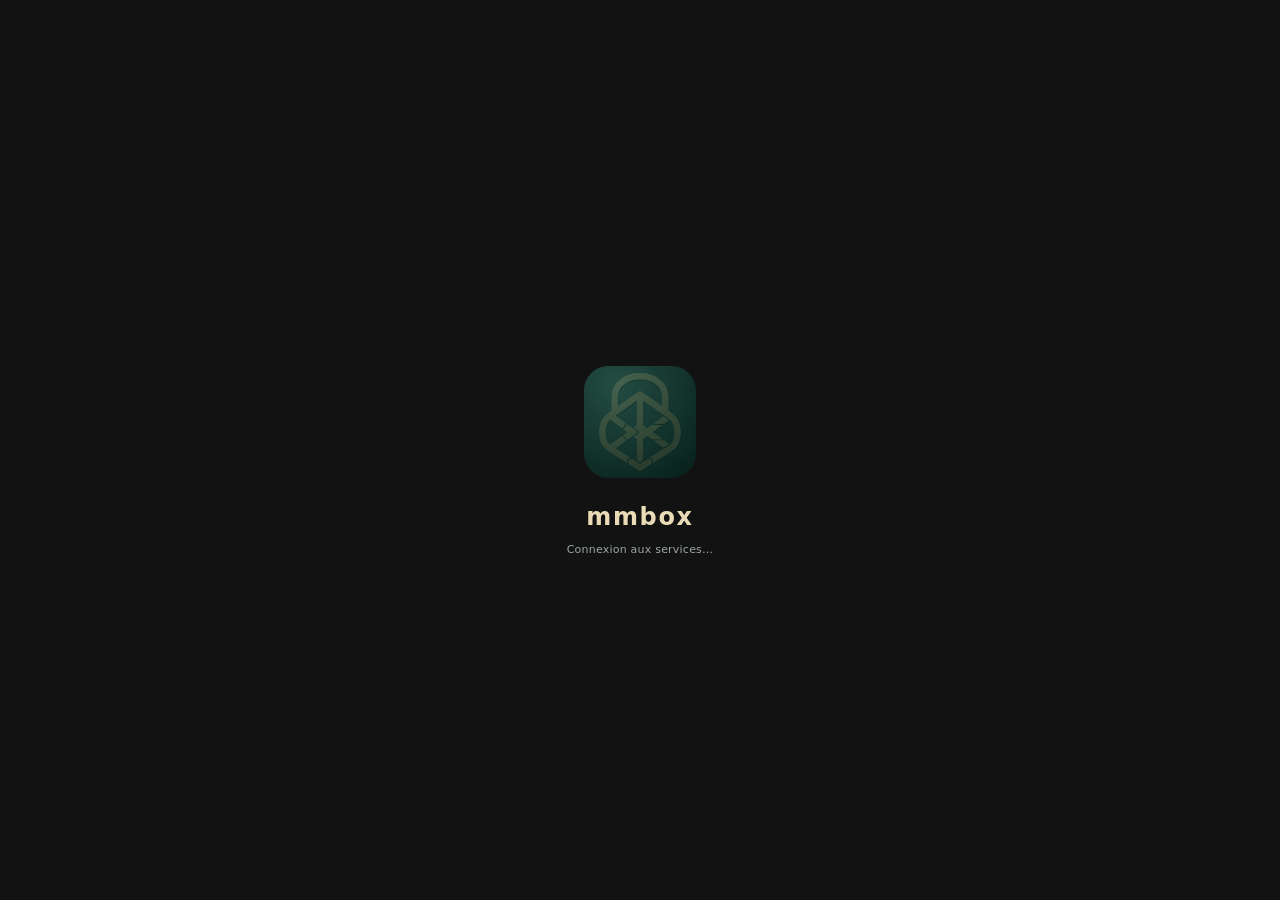
<file: app/splash/25-metal-en-fusion.html>
<!doctype html><html lang="fr"><head><meta charset="utf-8"><meta name="viewport" content="width=device-width,initial-scale=1"><meta name="color-scheme" content="dark"><title>mmbox — Métal en fusion</title><style>html,body{margin:0;width:100%;height:100%;background:#121212;color:#e9dfc5;font-family:Segoe UI,system-ui,sans-serif}body{display:flex;align-items:center;justify-content:center;--duration:3.2s;--delay:0s}.splash{width:260px;max-width:100%;text-align:center}.scene{display:block;width:260px;height:160px;max-width:100%;overflow:visible}.brand{font-size:24px;line-height:30px;font-weight:600;letter-spacing:.07em;margin:0;color:#e9dbb5}.brand span{display:inline-block}.status{height:19px;line-height:19px;font-size:11px;color:#9ca79e;margin:8px 0 0;letter-spacing:.02em}.still-scene{display:none}.anim{animation-duration:var(--duration);animation-delay:calc(var(--delay) + var(--lag,0s));animation-iteration-count:infinite;animation-fill-mode:both;animation-timing-function:cubic-bezier(.4,0,.2,1)}body.paused .anim{animation-play-state:paused!important}body.reset .anim{animation:none!important}@media(prefers-reduced-motion:reduce){.motion-scene{display:none}.still-scene{display:block}body .anim{animation:none!important;transform:none!important;filter:none!important;opacity:1!important}.typing{max-width:none!important}.caret{display:none}.brand span{opacity:1;transform:none}}.water-level{animation-name:water-level;animation-timing-function:linear;}@keyframes water-level{0%,5%{transform:translate(-20px,68px)}70%,85%{transform:translate(0,-6px)}100%{transform:translate(0,68px)}}</style></head><body data-sample="1.728" style="--duration:3.6s"><main class="splash" aria-label="Démarrage de mmbox"><svg class="scene motion-scene" xmlns="http://www.w3.org/2000/svg" viewBox="0 0 260 160" role="img" aria-label="Logo mmbox, Gravure croisée"><defs><clipPath id="a25-tile-clip"><rect width="64" height="64" rx="14" /></clipPath>
<radialGradient id="a25-bg" cx=".28" cy=".15" r="1"><stop stop-color="#234d43" /><stop offset="1" stop-color="#09231f" /></radialGradient>
<pattern id="a25-grain" width="2" height="2" patternUnits="userSpaceOnUse"><circle cx=".3" cy=".3" r=".08" fill="#e2edd0" /><circle cx="1.4" cy="1.1" r=".1" fill="#061c17" /></pattern>
<pattern id="a25-engrave" width="1.5" height="1.5" patternUnits="userSpaceOnUse" patternTransform="rotate(35)"><path d="M0 0V1.5M.75 0V1.5" stroke="#3b2f19" stroke-width=".11" /><path d="M0 0H1.5" stroke="#fff0bf" stroke-width=".1" /></pattern>
<filter id="a25-shadow" x="-10%" y="-10%" width="125%" height="130%" color-interpolation-filters="sRGB"><feDropShadow dx=".35" dy=".65" stdDeviation=".45" flood-color="#000" flood-opacity=".75" /></filter>
<filter id="a25-edge" x="-10%" y="-10%" width="120%" height="120%"><feMorphology in="SourceAlpha" operator="erode" radius=".25" result="inside" /><feComposite in="SourceGraphic" in2="inside" operator="out" /></filter>
<linearGradient id="a25-satin" x1="0" y1="0" x2="0.35" y2="1"><stop offset="0" stop-color="#ead7a0" /><stop offset="0.48" stop-color="#c1aa69" /><stop offset="1" stop-color="#96804d" /></linearGradient><mask id="a25-ink" maskUnits="userSpaceOnUse" x="0" y="0" width="64" height="64"><g transform="translate(-6.987 -3.797) scale(0.23629)"><path d="M165.00 85.00L92.50 136.00C67.96 153.26 67.17 199.93 92.50 216.00L165.00 262.00L237.50 216.00C262.83 199.93 262.04 153.26 237.50 136.00ZM104.00 127.60V91C104.00 24.0 226.00 24.0 226.00 91V127.60M92.50 136.00L165.00 189.00L237.50 136.00M92.50 216.00L165.00 163.00L237.50 216.00M165.00 85.00L165.00 262.00" fill="none" stroke="#000" stroke-width="23" stroke-linecap="round" stroke-linejoin="round" /><path d="M165.00 85.00L92.50 136.00C67.96 153.26 67.17 199.93 92.50 216.00L165.00 262.00L237.50 216.00C262.83 199.93 262.04 153.26 237.50 136.00ZM104.00 127.60V91C104.00 24.0 226.00 24.0 226.00 91V127.60M92.50 136.00L165.00 189.00L237.50 136.00M92.50 216.00L165.00 163.00L237.50 216.00M165.00 85.00L165.00 262.00" fill="none" stroke="#fff" stroke-width="15" stroke-linecap="round" stroke-linejoin="round" /><mask id="a25-original-mask-a" maskUnits="userSpaceOnUse" x="0" y="0" width="960" height="300"><rect width="960" height="300" fill="#fff" /><path d="M165.00 85.00L92.50 136.00C67.96 153.26 67.17 199.93 92.50 216.00L165.00 262.00L237.50 216.00C262.83 199.93 262.04 153.26 237.50 136.00Z" fill="none" stroke="#000" stroke-width="15" stroke-linecap="round" stroke-linejoin="round" /></mask><mask id="a25-original-mask-b" maskUnits="userSpaceOnUse" x="0" y="0" width="960" height="300"><rect width="960" height="300" fill="#fff" /><path d="M165.00 85.00L92.50 136.00C67.96 153.26 67.17 199.93 92.50 216.00L165.00 262.00L237.50 216.00C262.83 199.93 262.04 153.26 237.50 136.00Z" fill="none" stroke="#000" stroke-width="21.0" stroke-linecap="round" stroke-linejoin="round" /></mask><path d="M134.12 156.64L131.70 154.87L122.37 167.62L124.79 169.39ZM124.79 182.61L122.37 184.38L131.70 197.13L134.12 195.36Z" fill="#000" /><path d="M159.93 176.00L133.88 156.96L125.03 169.07L134.51 176.00L125.03 182.93L133.88 195.04Z" fill="#000" stroke="#000" stroke-width="6.0" stroke-linejoin="miter" stroke-miterlimit="8" /><g mask="url(#a25-original-mask-a)"><path d="M241.86 142.10L233.01 129.99L198.09 155.52L223.50 155.52ZM233.01 222.01L241.86 209.90L223.50 196.48L198.09 196.48Z" fill="#000" stroke="#000" stroke-width="6.0" stroke-linejoin="miter" stroke-miterlimit="8" /></g><path d="M159.93 176.00L133.88 156.96L125.03 169.07L134.51 176.00L125.03 182.93L133.88 195.04Z" fill="#fff" /><g mask="url(#a25-original-mask-b)"><path d="M241.86 142.10L233.01 129.99L198.09 155.52L223.50 155.52ZM233.01 222.01L241.86 209.90L223.50 196.48L198.09 196.48Z" fill="#fff" /></g><path d="M144.50 248.99L165.00 262.00L185.50 248.99" fill="none" stroke="#000" stroke-width="23" stroke-linecap="round" stroke-linejoin="round" /><path d="M144.50 248.99L165.00 262.00L185.50 248.99" fill="none" stroke="#fff" stroke-width="15" stroke-linecap="round" stroke-linejoin="round" /></g></mask><g id="a25-back"><rect x="0" y="0" width="64" height="64" rx="14" fill="url(#a25-bg)" /><g clip-path="url(#a25-tile-clip)"><rect x="0" y="0" width="64" height="64" rx="0" fill="url(#a25-grain)" opacity=".23" /></g></g><g id="a25-mark"><g opacity="1" filter="url(#a25-shadow)"><rect x="0" y="0" width="64" height="64" rx="0" fill="url(#a25-satin)" mask="url(#a25-ink)" /></g><g mask="url(#a25-ink)" opacity="0.72"><rect x="0" y="0" width="64" height="64" rx="0" fill="url(#a25-engrave)" /></g><g opacity="0.6" filter="url(#a25-edge)"><rect x="0" y="0" width="64" height="64" rx="0" fill="#f2dda1" mask="url(#a25-ink)" /></g></g><g id="a25-logo"><use href="#a25-back"/><use href="#a25-mark"/></g>
<filter id="a25-soft-glow" x="-70%" y="-70%" width="240%" height="240%"><feGaussianBlur stdDeviation="1.8"/></filter>
<linearGradient id="a25-scan" x1="0" y1="0" x2="0" y2="1"><stop stop-color="#f5e9b4" stop-opacity="0"/><stop offset="1" stop-color="#f5e9b4" stop-opacity=".7"/></linearGradient>
<radialGradient id="a25-spotlight"><stop stop-color="#fff2be" stop-opacity=".9"/><stop offset="1" stop-color="#fff2be" stop-opacity="0"/></radialGradient>
<g id="a25-letter"><rect x="-7" y="-5" width="14" height="10" rx="2" fill="#173c31" stroke="#dfc98d" stroke-width="1.2"/><path d="M-6 -4L0 1L6 -4" fill="none" stroke="#f5e4ad" stroke-width="1.2"/></g>
<clipPath id="a25-stage-tile"><rect x="74" y="24" width="112" height="112" rx="24.5"/></clipPath>
<clipPath id="a25-water"><path class="anim water-level" d="M-40 0Q-24 -5 -8 0T24 0T56 0T88 0T120 0V120H-40Z"/></clipPath></defs><g transform="translate(74 24) scale(1.75)"><use href="#a25-back" /></g><g transform="translate(74 24) scale(1.75)"><use href="#a25-mark" opacity=".2"/></g><g transform="translate(74 24) scale(1.75)"><g clip-path="url(#a25-water)"><use href="#a25-mark" /></g></g></svg><svg class="scene still-scene" xmlns="http://www.w3.org/2000/svg" viewBox="0 0 260 160" role="img" aria-label="Logo mmbox, Gravure croisée"><defs><clipPath id="a25-still-tile-clip"><rect width="64" height="64" rx="14" /></clipPath>
<radialGradient id="a25-still-bg" cx=".28" cy=".15" r="1"><stop stop-color="#234d43" /><stop offset="1" stop-color="#09231f" /></radialGradient>
<pattern id="a25-still-grain" width="2" height="2" patternUnits="userSpaceOnUse"><circle cx=".3" cy=".3" r=".08" fill="#e2edd0" /><circle cx="1.4" cy="1.1" r=".1" fill="#061c17" /></pattern>
<pattern id="a25-still-engrave" width="1.5" height="1.5" patternUnits="userSpaceOnUse" patternTransform="rotate(35)"><path d="M0 0V1.5M.75 0V1.5" stroke="#3b2f19" stroke-width=".11" /><path d="M0 0H1.5" stroke="#fff0bf" stroke-width=".1" /></pattern>
<filter id="a25-still-shadow" x="-10%" y="-10%" width="125%" height="130%" color-interpolation-filters="sRGB"><feDropShadow dx=".35" dy=".65" stdDeviation=".45" flood-color="#000" flood-opacity=".75" /></filter>
<filter id="a25-still-edge" x="-10%" y="-10%" width="120%" height="120%"><feMorphology in="SourceAlpha" operator="erode" radius=".25" result="inside" /><feComposite in="SourceGraphic" in2="inside" operator="out" /></filter>
<linearGradient id="a25-still-satin" x1="0" y1="0" x2="0.35" y2="1"><stop offset="0" stop-color="#ead7a0" /><stop offset="0.48" stop-color="#c1aa69" /><stop offset="1" stop-color="#96804d" /></linearGradient><mask id="a25-still-ink" maskUnits="userSpaceOnUse" x="0" y="0" width="64" height="64"><g transform="translate(-6.987 -3.797) scale(0.23629)"><path d="M165.00 85.00L92.50 136.00C67.96 153.26 67.17 199.93 92.50 216.00L165.00 262.00L237.50 216.00C262.83 199.93 262.04 153.26 237.50 136.00ZM104.00 127.60V91C104.00 24.0 226.00 24.0 226.00 91V127.60M92.50 136.00L165.00 189.00L237.50 136.00M92.50 216.00L165.00 163.00L237.50 216.00M165.00 85.00L165.00 262.00" fill="none" stroke="#000" stroke-width="23" stroke-linecap="round" stroke-linejoin="round" /><path d="M165.00 85.00L92.50 136.00C67.96 153.26 67.17 199.93 92.50 216.00L165.00 262.00L237.50 216.00C262.83 199.93 262.04 153.26 237.50 136.00ZM104.00 127.60V91C104.00 24.0 226.00 24.0 226.00 91V127.60M92.50 136.00L165.00 189.00L237.50 136.00M92.50 216.00L165.00 163.00L237.50 216.00M165.00 85.00L165.00 262.00" fill="none" stroke="#fff" stroke-width="15" stroke-linecap="round" stroke-linejoin="round" /><mask id="a25-still-original-mask-a" maskUnits="userSpaceOnUse" x="0" y="0" width="960" height="300"><rect width="960" height="300" fill="#fff" /><path d="M165.00 85.00L92.50 136.00C67.96 153.26 67.17 199.93 92.50 216.00L165.00 262.00L237.50 216.00C262.83 199.93 262.04 153.26 237.50 136.00Z" fill="none" stroke="#000" stroke-width="15" stroke-linecap="round" stroke-linejoin="round" /></mask><mask id="a25-still-original-mask-b" maskUnits="userSpaceOnUse" x="0" y="0" width="960" height="300"><rect width="960" height="300" fill="#fff" /><path d="M165.00 85.00L92.50 136.00C67.96 153.26 67.17 199.93 92.50 216.00L165.00 262.00L237.50 216.00C262.83 199.93 262.04 153.26 237.50 136.00Z" fill="none" stroke="#000" stroke-width="21.0" stroke-linecap="round" stroke-linejoin="round" /></mask><path d="M134.12 156.64L131.70 154.87L122.37 167.62L124.79 169.39ZM124.79 182.61L122.37 184.38L131.70 197.13L134.12 195.36Z" fill="#000" /><path d="M159.93 176.00L133.88 156.96L125.03 169.07L134.51 176.00L125.03 182.93L133.88 195.04Z" fill="#000" stroke="#000" stroke-width="6.0" stroke-linejoin="miter" stroke-miterlimit="8" /><g mask="url(#a25-still-original-mask-a)"><path d="M241.86 142.10L233.01 129.99L198.09 155.52L223.50 155.52ZM233.01 222.01L241.86 209.90L223.50 196.48L198.09 196.48Z" fill="#000" stroke="#000" stroke-width="6.0" stroke-linejoin="miter" stroke-miterlimit="8" /></g><path d="M159.93 176.00L133.88 156.96L125.03 169.07L134.51 176.00L125.03 182.93L133.88 195.04Z" fill="#fff" /><g mask="url(#a25-still-original-mask-b)"><path d="M241.86 142.10L233.01 129.99L198.09 155.52L223.50 155.52ZM233.01 222.01L241.86 209.90L223.50 196.48L198.09 196.48Z" fill="#fff" /></g><path d="M144.50 248.99L165.00 262.00L185.50 248.99" fill="none" stroke="#000" stroke-width="23" stroke-linecap="round" stroke-linejoin="round" /><path d="M144.50 248.99L165.00 262.00L185.50 248.99" fill="none" stroke="#fff" stroke-width="15" stroke-linecap="round" stroke-linejoin="round" /></g></mask><g id="a25-still-back"><rect x="0" y="0" width="64" height="64" rx="14" fill="url(#a25-still-bg)" /><g clip-path="url(#a25-still-tile-clip)"><rect x="0" y="0" width="64" height="64" rx="0" fill="url(#a25-still-grain)" opacity=".23" /></g></g><g id="a25-still-mark"><g opacity="1" filter="url(#a25-still-shadow)"><rect x="0" y="0" width="64" height="64" rx="0" fill="url(#a25-still-satin)" mask="url(#a25-still-ink)" /></g><g mask="url(#a25-still-ink)" opacity="0.72"><rect x="0" y="0" width="64" height="64" rx="0" fill="url(#a25-still-engrave)" /></g><g opacity="0.6" filter="url(#a25-still-edge)"><rect x="0" y="0" width="64" height="64" rx="0" fill="#f2dda1" mask="url(#a25-still-ink)" /></g></g><g id="a25-still-logo"><use href="#a25-still-back"/><use href="#a25-still-mark"/></g>
<filter id="a25-still-soft-glow" x="-70%" y="-70%" width="240%" height="240%"><feGaussianBlur stdDeviation="1.8"/></filter>
<linearGradient id="a25-still-scan" x1="0" y1="0" x2="0" y2="1"><stop stop-color="#f5e9b4" stop-opacity="0"/><stop offset="1" stop-color="#f5e9b4" stop-opacity=".7"/></linearGradient>
<radialGradient id="a25-still-spotlight"><stop stop-color="#fff2be" stop-opacity=".9"/><stop offset="1" stop-color="#fff2be" stop-opacity="0"/></radialGradient>
<g id="a25-still-letter"><rect x="-7" y="-5" width="14" height="10" rx="2" fill="#173c31" stroke="#dfc98d" stroke-width="1.2"/><path d="M-6 -4L0 1L6 -4" fill="none" stroke="#f5e4ad" stroke-width="1.2"/></g>
<clipPath id="a25-still-stage-tile"><rect x="74" y="24" width="112" height="112" rx="24.5"/></clipPath>
<clipPath id="a25-still-water"><path class="anim water-level" d="M-40 0Q-24 -5 -8 0T24 0T56 0T88 0T120 0V120H-40Z"/></clipPath></defs><g transform="translate(74 24) scale(1.75)"><use href="#a25-still-logo" /></g></svg><h1 class="brand">mmbox</h1><p class="status">Connexion aux services…</p></main><script>(()=>{const body=document.body;const sample=Number(body.dataset.sample);function setState(play){body.classList.add('reset');body.style.setProperty('--delay',play?'0s':(-sample)+'s');body.classList.toggle('paused',!play);void body.offsetWidth;body.classList.remove('reset');}if(body.classList.contains('paused'))setState(false);addEventListener('message',event=>{if(event.source!==parent||parent===window||!event.data||event.data.type!=='mmbox-animation')return;if(event.data.action==='play')setState(true);if(event.data.action==='pause')setState(false);});})();</script></body></html>
</file>
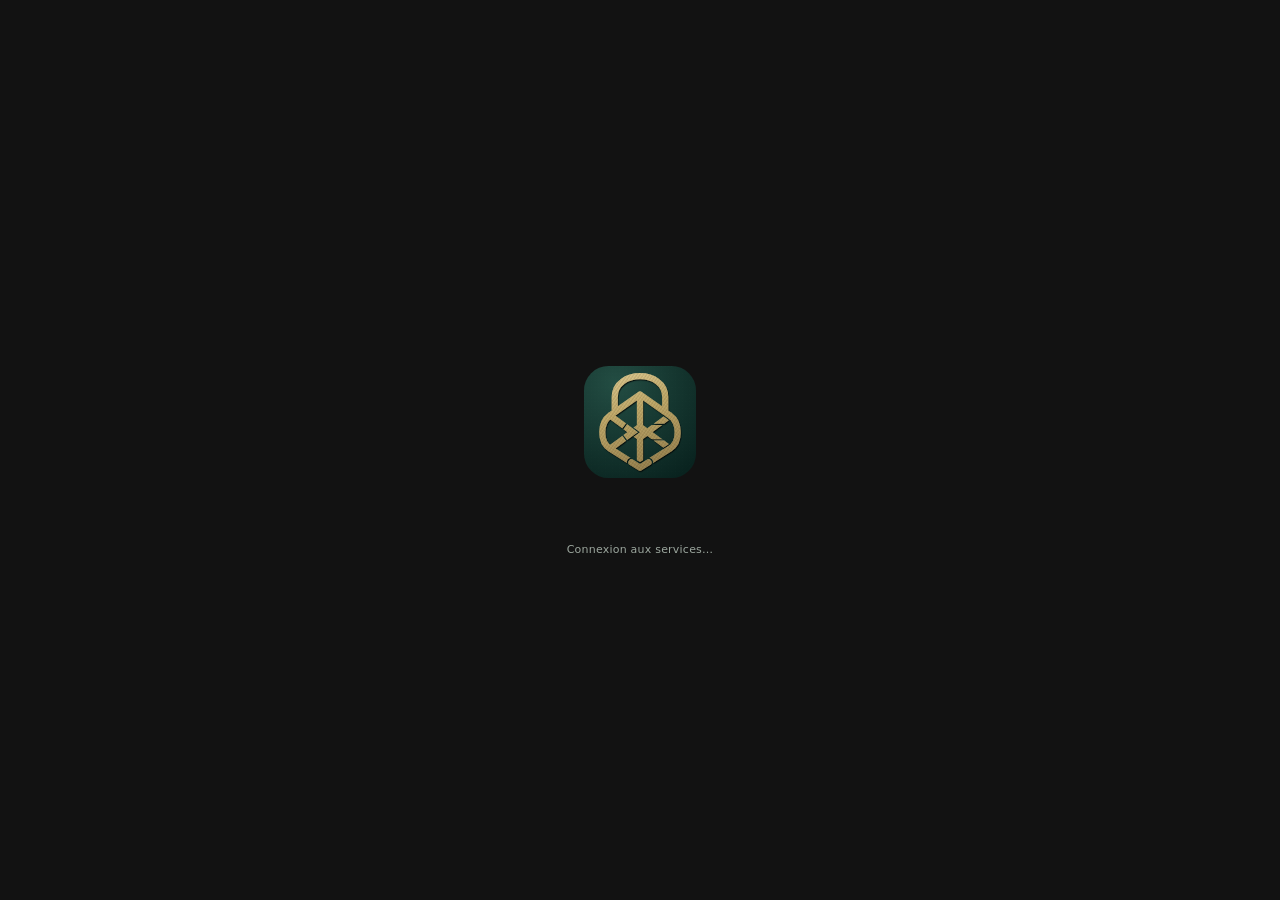
<file: app/splash/26-le-nom-sassemble.html>
<!doctype html><html lang="fr"><head><meta charset="utf-8"><meta name="viewport" content="width=device-width,initial-scale=1"><meta name="color-scheme" content="dark"><title>mmbox — Le nom s’assemble</title><style>html,body{margin:0;width:100%;height:100%;background:#121212;color:#e9dfc5;font-family:Segoe UI,system-ui,sans-serif}body{display:flex;align-items:center;justify-content:center;--duration:3.2s;--delay:0s}.splash{width:260px;max-width:100%;text-align:center}.scene{display:block;width:260px;height:160px;max-width:100%;overflow:visible}.brand{font-size:24px;line-height:30px;font-weight:600;letter-spacing:.07em;margin:0;color:#e9dbb5}.brand span{display:inline-block}.status{height:19px;line-height:19px;font-size:11px;color:#9ca79e;margin:8px 0 0;letter-spacing:.02em}.still-scene{display:none}.anim{animation-duration:var(--duration);animation-delay:calc(var(--delay) + var(--lag,0s));animation-iteration-count:infinite;animation-fill-mode:both;animation-timing-function:cubic-bezier(.4,0,.2,1)}body.paused .anim{animation-play-state:paused!important}body.reset .anim{animation:none!important}@media(prefers-reduced-motion:reduce){.motion-scene{display:none}.still-scene{display:block}body .anim{animation:none!important;transform:none!important;filter:none!important;opacity:1!important}.typing{max-width:none!important}.caret{display:none}.brand span{opacity:1;transform:none}}.word-letter{animation-name:word-letter;}@keyframes word-letter{0%,5%{opacity:0;transform:translateY(14px) rotate(8deg)}30%,78%{opacity:1;transform:none}100%{opacity:0;transform:none}}</style></head><body data-sample="0.69" style="--duration:3s"><main class="splash" aria-label="Démarrage de mmbox"><svg class="scene motion-scene" xmlns="http://www.w3.org/2000/svg" viewBox="0 0 260 160" role="img" aria-label="Logo mmbox, Gravure croisée"><defs><clipPath id="a26-tile-clip"><rect width="64" height="64" rx="14" /></clipPath>
<radialGradient id="a26-bg" cx=".28" cy=".15" r="1"><stop stop-color="#234d43" /><stop offset="1" stop-color="#09231f" /></radialGradient>
<pattern id="a26-grain" width="2" height="2" patternUnits="userSpaceOnUse"><circle cx=".3" cy=".3" r=".08" fill="#e2edd0" /><circle cx="1.4" cy="1.1" r=".1" fill="#061c17" /></pattern>
<pattern id="a26-engrave" width="1.5" height="1.5" patternUnits="userSpaceOnUse" patternTransform="rotate(35)"><path d="M0 0V1.5M.75 0V1.5" stroke="#3b2f19" stroke-width=".11" /><path d="M0 0H1.5" stroke="#fff0bf" stroke-width=".1" /></pattern>
<filter id="a26-shadow" x="-10%" y="-10%" width="125%" height="130%" color-interpolation-filters="sRGB"><feDropShadow dx=".35" dy=".65" stdDeviation=".45" flood-color="#000" flood-opacity=".75" /></filter>
<filter id="a26-edge" x="-10%" y="-10%" width="120%" height="120%"><feMorphology in="SourceAlpha" operator="erode" radius=".25" result="inside" /><feComposite in="SourceGraphic" in2="inside" operator="out" /></filter>
<linearGradient id="a26-satin" x1="0" y1="0" x2="0.35" y2="1"><stop offset="0" stop-color="#ead7a0" /><stop offset="0.48" stop-color="#c1aa69" /><stop offset="1" stop-color="#96804d" /></linearGradient><mask id="a26-ink" maskUnits="userSpaceOnUse" x="0" y="0" width="64" height="64"><g transform="translate(-6.987 -3.797) scale(0.23629)"><path d="M165.00 85.00L92.50 136.00C67.96 153.26 67.17 199.93 92.50 216.00L165.00 262.00L237.50 216.00C262.83 199.93 262.04 153.26 237.50 136.00ZM104.00 127.60V91C104.00 24.0 226.00 24.0 226.00 91V127.60M92.50 136.00L165.00 189.00L237.50 136.00M92.50 216.00L165.00 163.00L237.50 216.00M165.00 85.00L165.00 262.00" fill="none" stroke="#000" stroke-width="23" stroke-linecap="round" stroke-linejoin="round" /><path d="M165.00 85.00L92.50 136.00C67.96 153.26 67.17 199.93 92.50 216.00L165.00 262.00L237.50 216.00C262.83 199.93 262.04 153.26 237.50 136.00ZM104.00 127.60V91C104.00 24.0 226.00 24.0 226.00 91V127.60M92.50 136.00L165.00 189.00L237.50 136.00M92.50 216.00L165.00 163.00L237.50 216.00M165.00 85.00L165.00 262.00" fill="none" stroke="#fff" stroke-width="15" stroke-linecap="round" stroke-linejoin="round" /><mask id="a26-original-mask-a" maskUnits="userSpaceOnUse" x="0" y="0" width="960" height="300"><rect width="960" height="300" fill="#fff" /><path d="M165.00 85.00L92.50 136.00C67.96 153.26 67.17 199.93 92.50 216.00L165.00 262.00L237.50 216.00C262.83 199.93 262.04 153.26 237.50 136.00Z" fill="none" stroke="#000" stroke-width="15" stroke-linecap="round" stroke-linejoin="round" /></mask><mask id="a26-original-mask-b" maskUnits="userSpaceOnUse" x="0" y="0" width="960" height="300"><rect width="960" height="300" fill="#fff" /><path d="M165.00 85.00L92.50 136.00C67.96 153.26 67.17 199.93 92.50 216.00L165.00 262.00L237.50 216.00C262.83 199.93 262.04 153.26 237.50 136.00Z" fill="none" stroke="#000" stroke-width="21.0" stroke-linecap="round" stroke-linejoin="round" /></mask><path d="M134.12 156.64L131.70 154.87L122.37 167.62L124.79 169.39ZM124.79 182.61L122.37 184.38L131.70 197.13L134.12 195.36Z" fill="#000" /><path d="M159.93 176.00L133.88 156.96L125.03 169.07L134.51 176.00L125.03 182.93L133.88 195.04Z" fill="#000" stroke="#000" stroke-width="6.0" stroke-linejoin="miter" stroke-miterlimit="8" /><g mask="url(#a26-original-mask-a)"><path d="M241.86 142.10L233.01 129.99L198.09 155.52L223.50 155.52ZM233.01 222.01L241.86 209.90L223.50 196.48L198.09 196.48Z" fill="#000" stroke="#000" stroke-width="6.0" stroke-linejoin="miter" stroke-miterlimit="8" /></g><path d="M159.93 176.00L133.88 156.96L125.03 169.07L134.51 176.00L125.03 182.93L133.88 195.04Z" fill="#fff" /><g mask="url(#a26-original-mask-b)"><path d="M241.86 142.10L233.01 129.99L198.09 155.52L223.50 155.52ZM233.01 222.01L241.86 209.90L223.50 196.48L198.09 196.48Z" fill="#fff" /></g><path d="M144.50 248.99L165.00 262.00L185.50 248.99" fill="none" stroke="#000" stroke-width="23" stroke-linecap="round" stroke-linejoin="round" /><path d="M144.50 248.99L165.00 262.00L185.50 248.99" fill="none" stroke="#fff" stroke-width="15" stroke-linecap="round" stroke-linejoin="round" /></g></mask><g id="a26-back"><rect x="0" y="0" width="64" height="64" rx="14" fill="url(#a26-bg)" /><g clip-path="url(#a26-tile-clip)"><rect x="0" y="0" width="64" height="64" rx="0" fill="url(#a26-grain)" opacity=".23" /></g></g><g id="a26-mark"><g opacity="1" filter="url(#a26-shadow)"><rect x="0" y="0" width="64" height="64" rx="0" fill="url(#a26-satin)" mask="url(#a26-ink)" /></g><g mask="url(#a26-ink)" opacity="0.72"><rect x="0" y="0" width="64" height="64" rx="0" fill="url(#a26-engrave)" /></g><g opacity="0.6" filter="url(#a26-edge)"><rect x="0" y="0" width="64" height="64" rx="0" fill="#f2dda1" mask="url(#a26-ink)" /></g></g><g id="a26-logo"><use href="#a26-back"/><use href="#a26-mark"/></g>
<filter id="a26-soft-glow" x="-70%" y="-70%" width="240%" height="240%"><feGaussianBlur stdDeviation="1.8"/></filter>
<linearGradient id="a26-scan" x1="0" y1="0" x2="0" y2="1"><stop stop-color="#f5e9b4" stop-opacity="0"/><stop offset="1" stop-color="#f5e9b4" stop-opacity=".7"/></linearGradient>
<radialGradient id="a26-spotlight"><stop stop-color="#fff2be" stop-opacity=".9"/><stop offset="1" stop-color="#fff2be" stop-opacity="0"/></radialGradient>
<g id="a26-letter"><rect x="-7" y="-5" width="14" height="10" rx="2" fill="#173c31" stroke="#dfc98d" stroke-width="1.2"/><path d="M-6 -4L0 1L6 -4" fill="none" stroke="#f5e4ad" stroke-width="1.2"/></g>
<clipPath id="a26-stage-tile"><rect x="74" y="24" width="112" height="112" rx="24.5"/></clipPath>
</defs><g transform="translate(74 24) scale(1.75)"><use href="#a26-logo" /></g></svg><svg class="scene still-scene" xmlns="http://www.w3.org/2000/svg" viewBox="0 0 260 160" role="img" aria-label="Logo mmbox, Gravure croisée"><defs><clipPath id="a26-still-tile-clip"><rect width="64" height="64" rx="14" /></clipPath>
<radialGradient id="a26-still-bg" cx=".28" cy=".15" r="1"><stop stop-color="#234d43" /><stop offset="1" stop-color="#09231f" /></radialGradient>
<pattern id="a26-still-grain" width="2" height="2" patternUnits="userSpaceOnUse"><circle cx=".3" cy=".3" r=".08" fill="#e2edd0" /><circle cx="1.4" cy="1.1" r=".1" fill="#061c17" /></pattern>
<pattern id="a26-still-engrave" width="1.5" height="1.5" patternUnits="userSpaceOnUse" patternTransform="rotate(35)"><path d="M0 0V1.5M.75 0V1.5" stroke="#3b2f19" stroke-width=".11" /><path d="M0 0H1.5" stroke="#fff0bf" stroke-width=".1" /></pattern>
<filter id="a26-still-shadow" x="-10%" y="-10%" width="125%" height="130%" color-interpolation-filters="sRGB"><feDropShadow dx=".35" dy=".65" stdDeviation=".45" flood-color="#000" flood-opacity=".75" /></filter>
<filter id="a26-still-edge" x="-10%" y="-10%" width="120%" height="120%"><feMorphology in="SourceAlpha" operator="erode" radius=".25" result="inside" /><feComposite in="SourceGraphic" in2="inside" operator="out" /></filter>
<linearGradient id="a26-still-satin" x1="0" y1="0" x2="0.35" y2="1"><stop offset="0" stop-color="#ead7a0" /><stop offset="0.48" stop-color="#c1aa69" /><stop offset="1" stop-color="#96804d" /></linearGradient><mask id="a26-still-ink" maskUnits="userSpaceOnUse" x="0" y="0" width="64" height="64"><g transform="translate(-6.987 -3.797) scale(0.23629)"><path d="M165.00 85.00L92.50 136.00C67.96 153.26 67.17 199.93 92.50 216.00L165.00 262.00L237.50 216.00C262.83 199.93 262.04 153.26 237.50 136.00ZM104.00 127.60V91C104.00 24.0 226.00 24.0 226.00 91V127.60M92.50 136.00L165.00 189.00L237.50 136.00M92.50 216.00L165.00 163.00L237.50 216.00M165.00 85.00L165.00 262.00" fill="none" stroke="#000" stroke-width="23" stroke-linecap="round" stroke-linejoin="round" /><path d="M165.00 85.00L92.50 136.00C67.96 153.26 67.17 199.93 92.50 216.00L165.00 262.00L237.50 216.00C262.83 199.93 262.04 153.26 237.50 136.00ZM104.00 127.60V91C104.00 24.0 226.00 24.0 226.00 91V127.60M92.50 136.00L165.00 189.00L237.50 136.00M92.50 216.00L165.00 163.00L237.50 216.00M165.00 85.00L165.00 262.00" fill="none" stroke="#fff" stroke-width="15" stroke-linecap="round" stroke-linejoin="round" /><mask id="a26-still-original-mask-a" maskUnits="userSpaceOnUse" x="0" y="0" width="960" height="300"><rect width="960" height="300" fill="#fff" /><path d="M165.00 85.00L92.50 136.00C67.96 153.26 67.17 199.93 92.50 216.00L165.00 262.00L237.50 216.00C262.83 199.93 262.04 153.26 237.50 136.00Z" fill="none" stroke="#000" stroke-width="15" stroke-linecap="round" stroke-linejoin="round" /></mask><mask id="a26-still-original-mask-b" maskUnits="userSpaceOnUse" x="0" y="0" width="960" height="300"><rect width="960" height="300" fill="#fff" /><path d="M165.00 85.00L92.50 136.00C67.96 153.26 67.17 199.93 92.50 216.00L165.00 262.00L237.50 216.00C262.83 199.93 262.04 153.26 237.50 136.00Z" fill="none" stroke="#000" stroke-width="21.0" stroke-linecap="round" stroke-linejoin="round" /></mask><path d="M134.12 156.64L131.70 154.87L122.37 167.62L124.79 169.39ZM124.79 182.61L122.37 184.38L131.70 197.13L134.12 195.36Z" fill="#000" /><path d="M159.93 176.00L133.88 156.96L125.03 169.07L134.51 176.00L125.03 182.93L133.88 195.04Z" fill="#000" stroke="#000" stroke-width="6.0" stroke-linejoin="miter" stroke-miterlimit="8" /><g mask="url(#a26-still-original-mask-a)"><path d="M241.86 142.10L233.01 129.99L198.09 155.52L223.50 155.52ZM233.01 222.01L241.86 209.90L223.50 196.48L198.09 196.48Z" fill="#000" stroke="#000" stroke-width="6.0" stroke-linejoin="miter" stroke-miterlimit="8" /></g><path d="M159.93 176.00L133.88 156.96L125.03 169.07L134.51 176.00L125.03 182.93L133.88 195.04Z" fill="#fff" /><g mask="url(#a26-still-original-mask-b)"><path d="M241.86 142.10L233.01 129.99L198.09 155.52L223.50 155.52ZM233.01 222.01L241.86 209.90L223.50 196.48L198.09 196.48Z" fill="#fff" /></g><path d="M144.50 248.99L165.00 262.00L185.50 248.99" fill="none" stroke="#000" stroke-width="23" stroke-linecap="round" stroke-linejoin="round" /><path d="M144.50 248.99L165.00 262.00L185.50 248.99" fill="none" stroke="#fff" stroke-width="15" stroke-linecap="round" stroke-linejoin="round" /></g></mask><g id="a26-still-back"><rect x="0" y="0" width="64" height="64" rx="14" fill="url(#a26-still-bg)" /><g clip-path="url(#a26-still-tile-clip)"><rect x="0" y="0" width="64" height="64" rx="0" fill="url(#a26-still-grain)" opacity=".23" /></g></g><g id="a26-still-mark"><g opacity="1" filter="url(#a26-still-shadow)"><rect x="0" y="0" width="64" height="64" rx="0" fill="url(#a26-still-satin)" mask="url(#a26-still-ink)" /></g><g mask="url(#a26-still-ink)" opacity="0.72"><rect x="0" y="0" width="64" height="64" rx="0" fill="url(#a26-still-engrave)" /></g><g opacity="0.6" filter="url(#a26-still-edge)"><rect x="0" y="0" width="64" height="64" rx="0" fill="#f2dda1" mask="url(#a26-still-ink)" /></g></g><g id="a26-still-logo"><use href="#a26-still-back"/><use href="#a26-still-mark"/></g>
<filter id="a26-still-soft-glow" x="-70%" y="-70%" width="240%" height="240%"><feGaussianBlur stdDeviation="1.8"/></filter>
<linearGradient id="a26-still-scan" x1="0" y1="0" x2="0" y2="1"><stop stop-color="#f5e9b4" stop-opacity="0"/><stop offset="1" stop-color="#f5e9b4" stop-opacity=".7"/></linearGradient>
<radialGradient id="a26-still-spotlight"><stop stop-color="#fff2be" stop-opacity=".9"/><stop offset="1" stop-color="#fff2be" stop-opacity="0"/></radialGradient>
<g id="a26-still-letter"><rect x="-7" y="-5" width="14" height="10" rx="2" fill="#173c31" stroke="#dfc98d" stroke-width="1.2"/><path d="M-6 -4L0 1L6 -4" fill="none" stroke="#f5e4ad" stroke-width="1.2"/></g>
<clipPath id="a26-still-stage-tile"><rect x="74" y="24" width="112" height="112" rx="24.5"/></clipPath>
</defs><g transform="translate(74 24) scale(1.75)"><use href="#a26-still-logo" /></g></svg><h1 class="brand"><span class="anim word-letter" style="--lag:0.0s">m</span><span class="anim word-letter" style="--lag:0.13s">m</span><span class="anim word-letter" style="--lag:0.26s">b</span><span class="anim word-letter" style="--lag:0.39s">o</span><span class="anim word-letter" style="--lag:0.52s">x</span></h1><p class="status">Connexion aux services…</p></main><script>(()=>{const body=document.body;const sample=Number(body.dataset.sample);function setState(play){body.classList.add('reset');body.style.setProperty('--delay',play?'0s':(-sample)+'s');body.classList.toggle('paused',!play);void body.offsetWidth;body.classList.remove('reset');}if(body.classList.contains('paused'))setState(false);addEventListener('message',event=>{if(event.source!==parent||parent===window||!event.data||event.data.type!=='mmbox-animation')return;if(event.data.action==='play')setState(true);if(event.data.action==='pause')setState(false);});})();</script></body></html>
</file>
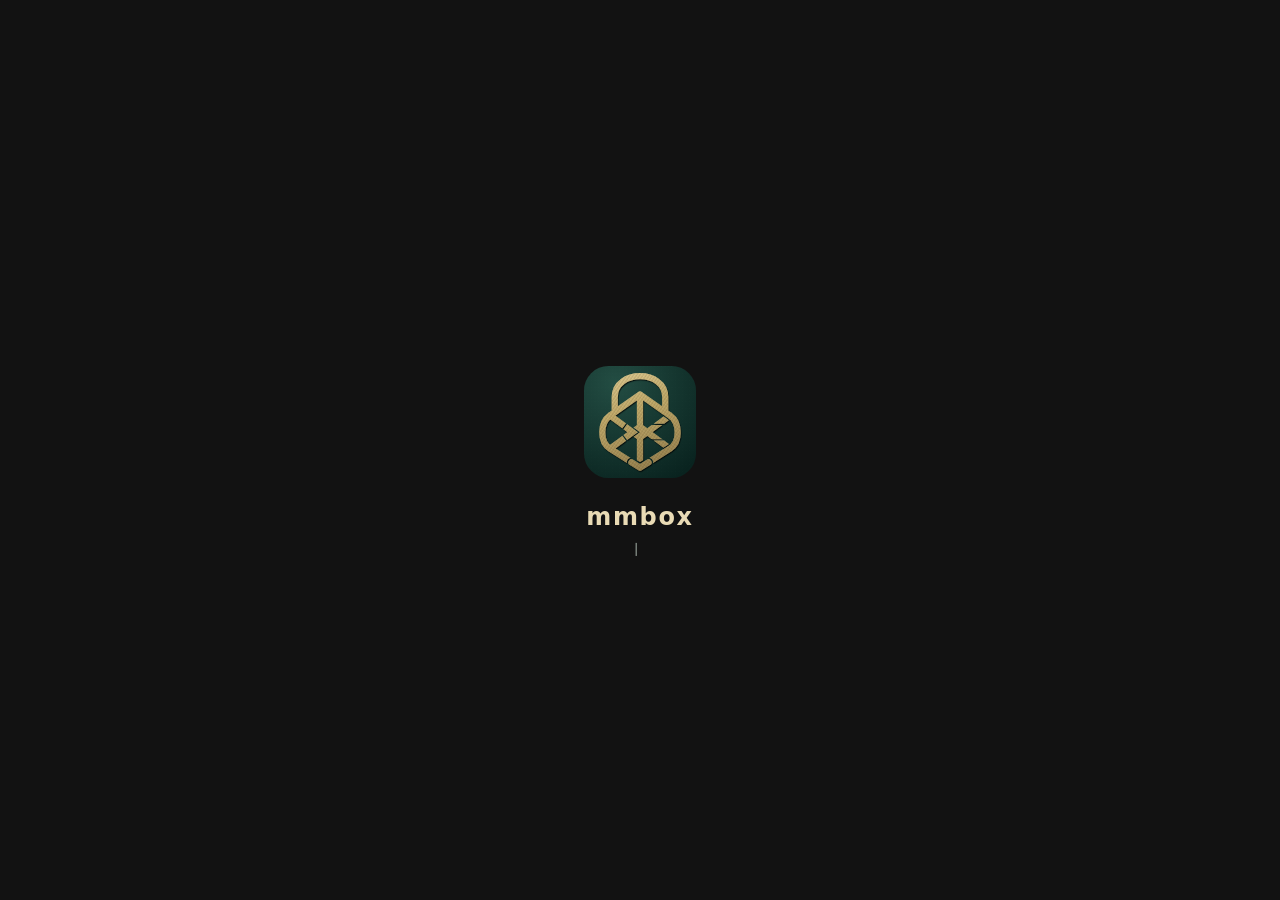
<file: app/splash/27-la-console-seveille.html>
<!doctype html><html lang="fr"><head><meta charset="utf-8"><meta name="viewport" content="width=device-width,initial-scale=1"><meta name="color-scheme" content="dark"><title>mmbox — La console s’éveille</title><style>html,body{margin:0;width:100%;height:100%;background:#121212;color:#e9dfc5;font-family:Segoe UI,system-ui,sans-serif}body{display:flex;align-items:center;justify-content:center;--duration:3.2s;--delay:0s}.splash{width:260px;max-width:100%;text-align:center}.scene{display:block;width:260px;height:160px;max-width:100%;overflow:visible}.brand{font-size:24px;line-height:30px;font-weight:600;letter-spacing:.07em;margin:0;color:#e9dbb5}.brand span{display:inline-block}.status{height:19px;line-height:19px;font-size:11px;color:#9ca79e;margin:8px 0 0;letter-spacing:.02em}.still-scene{display:none}.anim{animation-duration:var(--duration);animation-delay:calc(var(--delay) + var(--lag,0s));animation-iteration-count:infinite;animation-fill-mode:both;animation-timing-function:cubic-bezier(.4,0,.2,1)}body.paused .anim{animation-play-state:paused!important}body.reset .anim{animation:none!important}@media(prefers-reduced-motion:reduce){.motion-scene{display:none}.still-scene{display:block}body .anim{animation:none!important;transform:none!important;filter:none!important;opacity:1!important}.typing{max-width:none!important}.caret{display:none}.brand span{opacity:1;transform:none}}.status{display:flex;justify-content:center}.typing{display:block;white-space:nowrap;overflow:hidden;}.typing{animation-name:typing;animation-timing-function:steps(23,end);}.caret{animation-name:caret;animation-timing-function:steps(1,end);}@keyframes typing{0%,8%{max-width:0}72%,88%{max-width:175px}100%{max-width:0}}@keyframes caret{0%,20%,40%,60%,80%,100%{opacity:1}10%,30%,50%,70%,90%{opacity:0}}</style></head><body data-sample="1.8" style="--duration:3.6s"><main class="splash" aria-label="Démarrage de mmbox"><svg class="scene motion-scene" xmlns="http://www.w3.org/2000/svg" viewBox="0 0 260 160" role="img" aria-label="Logo mmbox, Gravure croisée"><defs><clipPath id="a27-tile-clip"><rect width="64" height="64" rx="14" /></clipPath>
<radialGradient id="a27-bg" cx=".28" cy=".15" r="1"><stop stop-color="#234d43" /><stop offset="1" stop-color="#09231f" /></radialGradient>
<pattern id="a27-grain" width="2" height="2" patternUnits="userSpaceOnUse"><circle cx=".3" cy=".3" r=".08" fill="#e2edd0" /><circle cx="1.4" cy="1.1" r=".1" fill="#061c17" /></pattern>
<pattern id="a27-engrave" width="1.5" height="1.5" patternUnits="userSpaceOnUse" patternTransform="rotate(35)"><path d="M0 0V1.5M.75 0V1.5" stroke="#3b2f19" stroke-width=".11" /><path d="M0 0H1.5" stroke="#fff0bf" stroke-width=".1" /></pattern>
<filter id="a27-shadow" x="-10%" y="-10%" width="125%" height="130%" color-interpolation-filters="sRGB"><feDropShadow dx=".35" dy=".65" stdDeviation=".45" flood-color="#000" flood-opacity=".75" /></filter>
<filter id="a27-edge" x="-10%" y="-10%" width="120%" height="120%"><feMorphology in="SourceAlpha" operator="erode" radius=".25" result="inside" /><feComposite in="SourceGraphic" in2="inside" operator="out" /></filter>
<linearGradient id="a27-satin" x1="0" y1="0" x2="0.35" y2="1"><stop offset="0" stop-color="#ead7a0" /><stop offset="0.48" stop-color="#c1aa69" /><stop offset="1" stop-color="#96804d" /></linearGradient><mask id="a27-ink" maskUnits="userSpaceOnUse" x="0" y="0" width="64" height="64"><g transform="translate(-6.987 -3.797) scale(0.23629)"><path d="M165.00 85.00L92.50 136.00C67.96 153.26 67.17 199.93 92.50 216.00L165.00 262.00L237.50 216.00C262.83 199.93 262.04 153.26 237.50 136.00ZM104.00 127.60V91C104.00 24.0 226.00 24.0 226.00 91V127.60M92.50 136.00L165.00 189.00L237.50 136.00M92.50 216.00L165.00 163.00L237.50 216.00M165.00 85.00L165.00 262.00" fill="none" stroke="#000" stroke-width="23" stroke-linecap="round" stroke-linejoin="round" /><path d="M165.00 85.00L92.50 136.00C67.96 153.26 67.17 199.93 92.50 216.00L165.00 262.00L237.50 216.00C262.83 199.93 262.04 153.26 237.50 136.00ZM104.00 127.60V91C104.00 24.0 226.00 24.0 226.00 91V127.60M92.50 136.00L165.00 189.00L237.50 136.00M92.50 216.00L165.00 163.00L237.50 216.00M165.00 85.00L165.00 262.00" fill="none" stroke="#fff" stroke-width="15" stroke-linecap="round" stroke-linejoin="round" /><mask id="a27-original-mask-a" maskUnits="userSpaceOnUse" x="0" y="0" width="960" height="300"><rect width="960" height="300" fill="#fff" /><path d="M165.00 85.00L92.50 136.00C67.96 153.26 67.17 199.93 92.50 216.00L165.00 262.00L237.50 216.00C262.83 199.93 262.04 153.26 237.50 136.00Z" fill="none" stroke="#000" stroke-width="15" stroke-linecap="round" stroke-linejoin="round" /></mask><mask id="a27-original-mask-b" maskUnits="userSpaceOnUse" x="0" y="0" width="960" height="300"><rect width="960" height="300" fill="#fff" /><path d="M165.00 85.00L92.50 136.00C67.96 153.26 67.17 199.93 92.50 216.00L165.00 262.00L237.50 216.00C262.83 199.93 262.04 153.26 237.50 136.00Z" fill="none" stroke="#000" stroke-width="21.0" stroke-linecap="round" stroke-linejoin="round" /></mask><path d="M134.12 156.64L131.70 154.87L122.37 167.62L124.79 169.39ZM124.79 182.61L122.37 184.38L131.70 197.13L134.12 195.36Z" fill="#000" /><path d="M159.93 176.00L133.88 156.96L125.03 169.07L134.51 176.00L125.03 182.93L133.88 195.04Z" fill="#000" stroke="#000" stroke-width="6.0" stroke-linejoin="miter" stroke-miterlimit="8" /><g mask="url(#a27-original-mask-a)"><path d="M241.86 142.10L233.01 129.99L198.09 155.52L223.50 155.52ZM233.01 222.01L241.86 209.90L223.50 196.48L198.09 196.48Z" fill="#000" stroke="#000" stroke-width="6.0" stroke-linejoin="miter" stroke-miterlimit="8" /></g><path d="M159.93 176.00L133.88 156.96L125.03 169.07L134.51 176.00L125.03 182.93L133.88 195.04Z" fill="#fff" /><g mask="url(#a27-original-mask-b)"><path d="M241.86 142.10L233.01 129.99L198.09 155.52L223.50 155.52ZM233.01 222.01L241.86 209.90L223.50 196.48L198.09 196.48Z" fill="#fff" /></g><path d="M144.50 248.99L165.00 262.00L185.50 248.99" fill="none" stroke="#000" stroke-width="23" stroke-linecap="round" stroke-linejoin="round" /><path d="M144.50 248.99L165.00 262.00L185.50 248.99" fill="none" stroke="#fff" stroke-width="15" stroke-linecap="round" stroke-linejoin="round" /></g></mask><g id="a27-back"><rect x="0" y="0" width="64" height="64" rx="14" fill="url(#a27-bg)" /><g clip-path="url(#a27-tile-clip)"><rect x="0" y="0" width="64" height="64" rx="0" fill="url(#a27-grain)" opacity=".23" /></g></g><g id="a27-mark"><g opacity="1" filter="url(#a27-shadow)"><rect x="0" y="0" width="64" height="64" rx="0" fill="url(#a27-satin)" mask="url(#a27-ink)" /></g><g mask="url(#a27-ink)" opacity="0.72"><rect x="0" y="0" width="64" height="64" rx="0" fill="url(#a27-engrave)" /></g><g opacity="0.6" filter="url(#a27-edge)"><rect x="0" y="0" width="64" height="64" rx="0" fill="#f2dda1" mask="url(#a27-ink)" /></g></g><g id="a27-logo"><use href="#a27-back"/><use href="#a27-mark"/></g>
<filter id="a27-soft-glow" x="-70%" y="-70%" width="240%" height="240%"><feGaussianBlur stdDeviation="1.8"/></filter>
<linearGradient id="a27-scan" x1="0" y1="0" x2="0" y2="1"><stop stop-color="#f5e9b4" stop-opacity="0"/><stop offset="1" stop-color="#f5e9b4" stop-opacity=".7"/></linearGradient>
<radialGradient id="a27-spotlight"><stop stop-color="#fff2be" stop-opacity=".9"/><stop offset="1" stop-color="#fff2be" stop-opacity="0"/></radialGradient>
<g id="a27-letter"><rect x="-7" y="-5" width="14" height="10" rx="2" fill="#173c31" stroke="#dfc98d" stroke-width="1.2"/><path d="M-6 -4L0 1L6 -4" fill="none" stroke="#f5e4ad" stroke-width="1.2"/></g>
<clipPath id="a27-stage-tile"><rect x="74" y="24" width="112" height="112" rx="24.5"/></clipPath>
</defs><g transform="translate(74 24) scale(1.75)"><use href="#a27-logo" /></g></svg><svg class="scene still-scene" xmlns="http://www.w3.org/2000/svg" viewBox="0 0 260 160" role="img" aria-label="Logo mmbox, Gravure croisée"><defs><clipPath id="a27-still-tile-clip"><rect width="64" height="64" rx="14" /></clipPath>
<radialGradient id="a27-still-bg" cx=".28" cy=".15" r="1"><stop stop-color="#234d43" /><stop offset="1" stop-color="#09231f" /></radialGradient>
<pattern id="a27-still-grain" width="2" height="2" patternUnits="userSpaceOnUse"><circle cx=".3" cy=".3" r=".08" fill="#e2edd0" /><circle cx="1.4" cy="1.1" r=".1" fill="#061c17" /></pattern>
<pattern id="a27-still-engrave" width="1.5" height="1.5" patternUnits="userSpaceOnUse" patternTransform="rotate(35)"><path d="M0 0V1.5M.75 0V1.5" stroke="#3b2f19" stroke-width=".11" /><path d="M0 0H1.5" stroke="#fff0bf" stroke-width=".1" /></pattern>
<filter id="a27-still-shadow" x="-10%" y="-10%" width="125%" height="130%" color-interpolation-filters="sRGB"><feDropShadow dx=".35" dy=".65" stdDeviation=".45" flood-color="#000" flood-opacity=".75" /></filter>
<filter id="a27-still-edge" x="-10%" y="-10%" width="120%" height="120%"><feMorphology in="SourceAlpha" operator="erode" radius=".25" result="inside" /><feComposite in="SourceGraphic" in2="inside" operator="out" /></filter>
<linearGradient id="a27-still-satin" x1="0" y1="0" x2="0.35" y2="1"><stop offset="0" stop-color="#ead7a0" /><stop offset="0.48" stop-color="#c1aa69" /><stop offset="1" stop-color="#96804d" /></linearGradient><mask id="a27-still-ink" maskUnits="userSpaceOnUse" x="0" y="0" width="64" height="64"><g transform="translate(-6.987 -3.797) scale(0.23629)"><path d="M165.00 85.00L92.50 136.00C67.96 153.26 67.17 199.93 92.50 216.00L165.00 262.00L237.50 216.00C262.83 199.93 262.04 153.26 237.50 136.00ZM104.00 127.60V91C104.00 24.0 226.00 24.0 226.00 91V127.60M92.50 136.00L165.00 189.00L237.50 136.00M92.50 216.00L165.00 163.00L237.50 216.00M165.00 85.00L165.00 262.00" fill="none" stroke="#000" stroke-width="23" stroke-linecap="round" stroke-linejoin="round" /><path d="M165.00 85.00L92.50 136.00C67.96 153.26 67.17 199.93 92.50 216.00L165.00 262.00L237.50 216.00C262.83 199.93 262.04 153.26 237.50 136.00ZM104.00 127.60V91C104.00 24.0 226.00 24.0 226.00 91V127.60M92.50 136.00L165.00 189.00L237.50 136.00M92.50 216.00L165.00 163.00L237.50 216.00M165.00 85.00L165.00 262.00" fill="none" stroke="#fff" stroke-width="15" stroke-linecap="round" stroke-linejoin="round" /><mask id="a27-still-original-mask-a" maskUnits="userSpaceOnUse" x="0" y="0" width="960" height="300"><rect width="960" height="300" fill="#fff" /><path d="M165.00 85.00L92.50 136.00C67.96 153.26 67.17 199.93 92.50 216.00L165.00 262.00L237.50 216.00C262.83 199.93 262.04 153.26 237.50 136.00Z" fill="none" stroke="#000" stroke-width="15" stroke-linecap="round" stroke-linejoin="round" /></mask><mask id="a27-still-original-mask-b" maskUnits="userSpaceOnUse" x="0" y="0" width="960" height="300"><rect width="960" height="300" fill="#fff" /><path d="M165.00 85.00L92.50 136.00C67.96 153.26 67.17 199.93 92.50 216.00L165.00 262.00L237.50 216.00C262.83 199.93 262.04 153.26 237.50 136.00Z" fill="none" stroke="#000" stroke-width="21.0" stroke-linecap="round" stroke-linejoin="round" /></mask><path d="M134.12 156.64L131.70 154.87L122.37 167.62L124.79 169.39ZM124.79 182.61L122.37 184.38L131.70 197.13L134.12 195.36Z" fill="#000" /><path d="M159.93 176.00L133.88 156.96L125.03 169.07L134.51 176.00L125.03 182.93L133.88 195.04Z" fill="#000" stroke="#000" stroke-width="6.0" stroke-linejoin="miter" stroke-miterlimit="8" /><g mask="url(#a27-still-original-mask-a)"><path d="M241.86 142.10L233.01 129.99L198.09 155.52L223.50 155.52ZM233.01 222.01L241.86 209.90L223.50 196.48L198.09 196.48Z" fill="#000" stroke="#000" stroke-width="6.0" stroke-linejoin="miter" stroke-miterlimit="8" /></g><path d="M159.93 176.00L133.88 156.96L125.03 169.07L134.51 176.00L125.03 182.93L133.88 195.04Z" fill="#fff" /><g mask="url(#a27-still-original-mask-b)"><path d="M241.86 142.10L233.01 129.99L198.09 155.52L223.50 155.52ZM233.01 222.01L241.86 209.90L223.50 196.48L198.09 196.48Z" fill="#fff" /></g><path d="M144.50 248.99L165.00 262.00L185.50 248.99" fill="none" stroke="#000" stroke-width="23" stroke-linecap="round" stroke-linejoin="round" /><path d="M144.50 248.99L165.00 262.00L185.50 248.99" fill="none" stroke="#fff" stroke-width="15" stroke-linecap="round" stroke-linejoin="round" /></g></mask><g id="a27-still-back"><rect x="0" y="0" width="64" height="64" rx="14" fill="url(#a27-still-bg)" /><g clip-path="url(#a27-still-tile-clip)"><rect x="0" y="0" width="64" height="64" rx="0" fill="url(#a27-still-grain)" opacity=".23" /></g></g><g id="a27-still-mark"><g opacity="1" filter="url(#a27-still-shadow)"><rect x="0" y="0" width="64" height="64" rx="0" fill="url(#a27-still-satin)" mask="url(#a27-still-ink)" /></g><g mask="url(#a27-still-ink)" opacity="0.72"><rect x="0" y="0" width="64" height="64" rx="0" fill="url(#a27-still-engrave)" /></g><g opacity="0.6" filter="url(#a27-still-edge)"><rect x="0" y="0" width="64" height="64" rx="0" fill="#f2dda1" mask="url(#a27-still-ink)" /></g></g><g id="a27-still-logo"><use href="#a27-still-back"/><use href="#a27-still-mark"/></g>
<filter id="a27-still-soft-glow" x="-70%" y="-70%" width="240%" height="240%"><feGaussianBlur stdDeviation="1.8"/></filter>
<linearGradient id="a27-still-scan" x1="0" y1="0" x2="0" y2="1"><stop stop-color="#f5e9b4" stop-opacity="0"/><stop offset="1" stop-color="#f5e9b4" stop-opacity=".7"/></linearGradient>
<radialGradient id="a27-still-spotlight"><stop stop-color="#fff2be" stop-opacity=".9"/><stop offset="1" stop-color="#fff2be" stop-opacity="0"/></radialGradient>
<g id="a27-still-letter"><rect x="-7" y="-5" width="14" height="10" rx="2" fill="#173c31" stroke="#dfc98d" stroke-width="1.2"/><path d="M-6 -4L0 1L6 -4" fill="none" stroke="#f5e4ad" stroke-width="1.2"/></g>
<clipPath id="a27-still-stage-tile"><rect x="74" y="24" width="112" height="112" rx="24.5"/></clipPath>
</defs><g transform="translate(74 24) scale(1.75)"><use href="#a27-still-logo" /></g></svg><h1 class="brand">mmbox</h1><p class="status"><span class="anim typing">Connexion aux services…</span><span class="anim caret" aria-hidden="true">▏</span></p></main><script>(()=>{const body=document.body;const sample=Number(body.dataset.sample);function setState(play){body.classList.add('reset');body.style.setProperty('--delay',play?'0s':(-sample)+'s');body.classList.toggle('paused',!play);void body.offsetWidth;body.classList.remove('reset');}if(body.classList.contains('paused'))setState(false);addEventListener('message',event=>{if(event.source!==parent||parent===window||!event.data||event.data.type!=='mmbox-animation')return;if(event.data.action==='play')setState(true);if(event.data.action==='pause')setState(false);});})();</script></body></html>
</file>
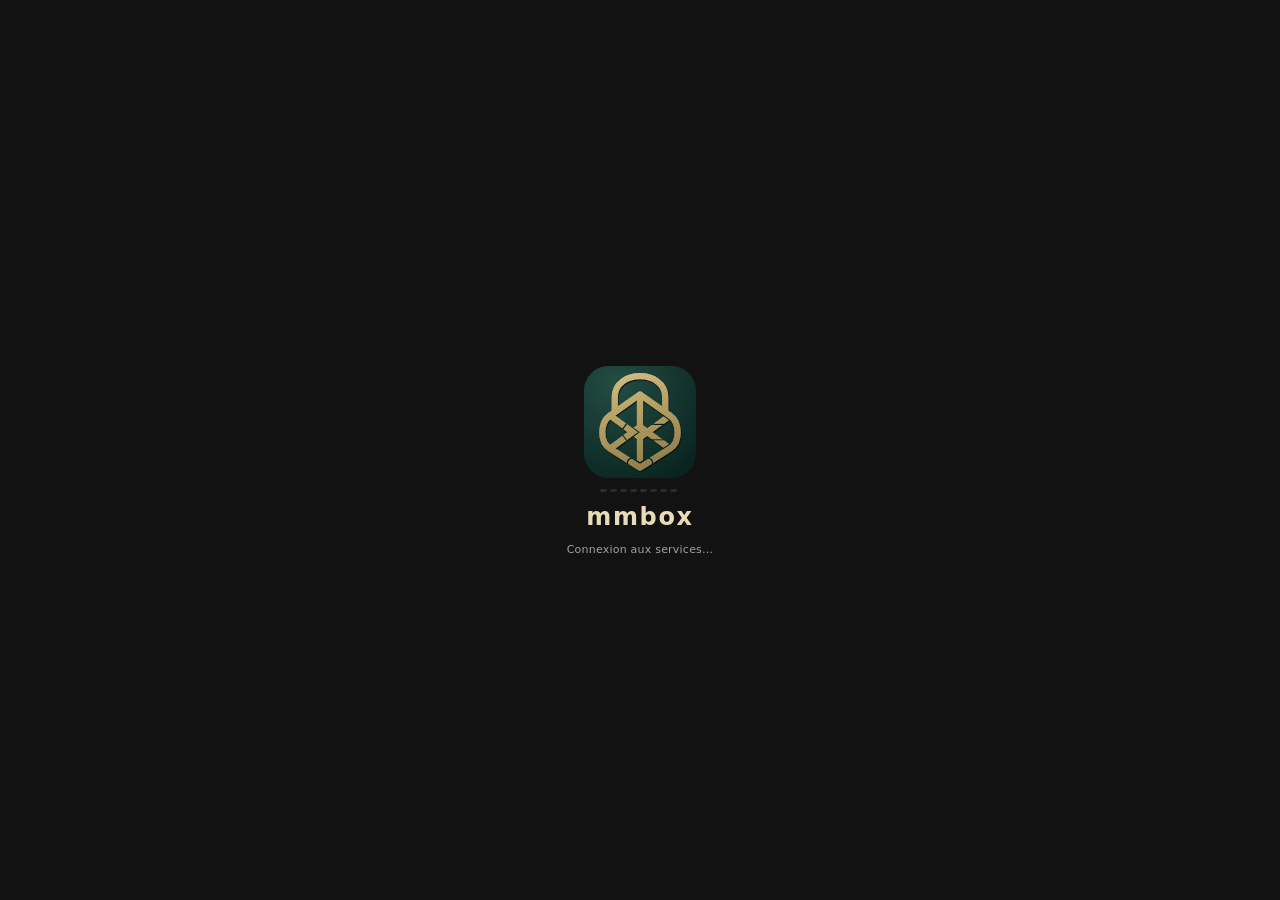
<file: app/splash/29-etapes-de-demarrage.html>
<!doctype html><html lang="fr"><head><meta charset="utf-8"><meta name="viewport" content="width=device-width,initial-scale=1"><meta name="color-scheme" content="dark"><title>mmbox — Étapes de démarrage</title><style>html,body{margin:0;width:100%;height:100%;background:#121212;color:#e9dfc5;font-family:Segoe UI,system-ui,sans-serif}body{display:flex;align-items:center;justify-content:center;--duration:3.2s;--delay:0s}.splash{width:260px;max-width:100%;text-align:center}.scene{display:block;width:260px;height:160px;max-width:100%;overflow:visible}.brand{font-size:24px;line-height:30px;font-weight:600;letter-spacing:.07em;margin:0;color:#e9dbb5}.brand span{display:inline-block}.status{height:19px;line-height:19px;font-size:11px;color:#9ca79e;margin:8px 0 0;letter-spacing:.02em}.still-scene{display:none}.anim{animation-duration:var(--duration);animation-delay:calc(var(--delay) + var(--lag,0s));animation-iteration-count:infinite;animation-fill-mode:both;animation-timing-function:cubic-bezier(.4,0,.2,1)}body.paused .anim{animation-play-state:paused!important}body.reset .anim{animation:none!important}@media(prefers-reduced-motion:reduce){.motion-scene{display:none}.still-scene{display:block}body .anim{animation:none!important;transform:none!important;filter:none!important;opacity:1!important}.typing{max-width:none!important}.caret{display:none}.brand span{opacity:1;transform:none}}.segment{animation-name:segment;}@keyframes segment{0%,9%{opacity:.15}16%,55%{opacity:1}72%,100%{opacity:.15}}</style></head><body data-sample="1.376" style="--duration:3.2s"><main class="splash" aria-label="Démarrage de mmbox"><svg class="scene motion-scene" xmlns="http://www.w3.org/2000/svg" viewBox="0 0 260 160" role="img" aria-label="Logo mmbox, Gravure croisée"><defs><clipPath id="a29-tile-clip"><rect width="64" height="64" rx="14" /></clipPath>
<radialGradient id="a29-bg" cx=".28" cy=".15" r="1"><stop stop-color="#234d43" /><stop offset="1" stop-color="#09231f" /></radialGradient>
<pattern id="a29-grain" width="2" height="2" patternUnits="userSpaceOnUse"><circle cx=".3" cy=".3" r=".08" fill="#e2edd0" /><circle cx="1.4" cy="1.1" r=".1" fill="#061c17" /></pattern>
<pattern id="a29-engrave" width="1.5" height="1.5" patternUnits="userSpaceOnUse" patternTransform="rotate(35)"><path d="M0 0V1.5M.75 0V1.5" stroke="#3b2f19" stroke-width=".11" /><path d="M0 0H1.5" stroke="#fff0bf" stroke-width=".1" /></pattern>
<filter id="a29-shadow" x="-10%" y="-10%" width="125%" height="130%" color-interpolation-filters="sRGB"><feDropShadow dx=".35" dy=".65" stdDeviation=".45" flood-color="#000" flood-opacity=".75" /></filter>
<filter id="a29-edge" x="-10%" y="-10%" width="120%" height="120%"><feMorphology in="SourceAlpha" operator="erode" radius=".25" result="inside" /><feComposite in="SourceGraphic" in2="inside" operator="out" /></filter>
<linearGradient id="a29-satin" x1="0" y1="0" x2="0.35" y2="1"><stop offset="0" stop-color="#ead7a0" /><stop offset="0.48" stop-color="#c1aa69" /><stop offset="1" stop-color="#96804d" /></linearGradient><mask id="a29-ink" maskUnits="userSpaceOnUse" x="0" y="0" width="64" height="64"><g transform="translate(-6.987 -3.797) scale(0.23629)"><path d="M165.00 85.00L92.50 136.00C67.96 153.26 67.17 199.93 92.50 216.00L165.00 262.00L237.50 216.00C262.83 199.93 262.04 153.26 237.50 136.00ZM104.00 127.60V91C104.00 24.0 226.00 24.0 226.00 91V127.60M92.50 136.00L165.00 189.00L237.50 136.00M92.50 216.00L165.00 163.00L237.50 216.00M165.00 85.00L165.00 262.00" fill="none" stroke="#000" stroke-width="23" stroke-linecap="round" stroke-linejoin="round" /><path d="M165.00 85.00L92.50 136.00C67.96 153.26 67.17 199.93 92.50 216.00L165.00 262.00L237.50 216.00C262.83 199.93 262.04 153.26 237.50 136.00ZM104.00 127.60V91C104.00 24.0 226.00 24.0 226.00 91V127.60M92.50 136.00L165.00 189.00L237.50 136.00M92.50 216.00L165.00 163.00L237.50 216.00M165.00 85.00L165.00 262.00" fill="none" stroke="#fff" stroke-width="15" stroke-linecap="round" stroke-linejoin="round" /><mask id="a29-original-mask-a" maskUnits="userSpaceOnUse" x="0" y="0" width="960" height="300"><rect width="960" height="300" fill="#fff" /><path d="M165.00 85.00L92.50 136.00C67.96 153.26 67.17 199.93 92.50 216.00L165.00 262.00L237.50 216.00C262.83 199.93 262.04 153.26 237.50 136.00Z" fill="none" stroke="#000" stroke-width="15" stroke-linecap="round" stroke-linejoin="round" /></mask><mask id="a29-original-mask-b" maskUnits="userSpaceOnUse" x="0" y="0" width="960" height="300"><rect width="960" height="300" fill="#fff" /><path d="M165.00 85.00L92.50 136.00C67.96 153.26 67.17 199.93 92.50 216.00L165.00 262.00L237.50 216.00C262.83 199.93 262.04 153.26 237.50 136.00Z" fill="none" stroke="#000" stroke-width="21.0" stroke-linecap="round" stroke-linejoin="round" /></mask><path d="M134.12 156.64L131.70 154.87L122.37 167.62L124.79 169.39ZM124.79 182.61L122.37 184.38L131.70 197.13L134.12 195.36Z" fill="#000" /><path d="M159.93 176.00L133.88 156.96L125.03 169.07L134.51 176.00L125.03 182.93L133.88 195.04Z" fill="#000" stroke="#000" stroke-width="6.0" stroke-linejoin="miter" stroke-miterlimit="8" /><g mask="url(#a29-original-mask-a)"><path d="M241.86 142.10L233.01 129.99L198.09 155.52L223.50 155.52ZM233.01 222.01L241.86 209.90L223.50 196.48L198.09 196.48Z" fill="#000" stroke="#000" stroke-width="6.0" stroke-linejoin="miter" stroke-miterlimit="8" /></g><path d="M159.93 176.00L133.88 156.96L125.03 169.07L134.51 176.00L125.03 182.93L133.88 195.04Z" fill="#fff" /><g mask="url(#a29-original-mask-b)"><path d="M241.86 142.10L233.01 129.99L198.09 155.52L223.50 155.52ZM233.01 222.01L241.86 209.90L223.50 196.48L198.09 196.48Z" fill="#fff" /></g><path d="M144.50 248.99L165.00 262.00L185.50 248.99" fill="none" stroke="#000" stroke-width="23" stroke-linecap="round" stroke-linejoin="round" /><path d="M144.50 248.99L165.00 262.00L185.50 248.99" fill="none" stroke="#fff" stroke-width="15" stroke-linecap="round" stroke-linejoin="round" /></g></mask><g id="a29-back"><rect x="0" y="0" width="64" height="64" rx="14" fill="url(#a29-bg)" /><g clip-path="url(#a29-tile-clip)"><rect x="0" y="0" width="64" height="64" rx="0" fill="url(#a29-grain)" opacity=".23" /></g></g><g id="a29-mark"><g opacity="1" filter="url(#a29-shadow)"><rect x="0" y="0" width="64" height="64" rx="0" fill="url(#a29-satin)" mask="url(#a29-ink)" /></g><g mask="url(#a29-ink)" opacity="0.72"><rect x="0" y="0" width="64" height="64" rx="0" fill="url(#a29-engrave)" /></g><g opacity="0.6" filter="url(#a29-edge)"><rect x="0" y="0" width="64" height="64" rx="0" fill="#f2dda1" mask="url(#a29-ink)" /></g></g><g id="a29-logo"><use href="#a29-back"/><use href="#a29-mark"/></g>
<filter id="a29-soft-glow" x="-70%" y="-70%" width="240%" height="240%"><feGaussianBlur stdDeviation="1.8"/></filter>
<linearGradient id="a29-scan" x1="0" y1="0" x2="0" y2="1"><stop stop-color="#f5e9b4" stop-opacity="0"/><stop offset="1" stop-color="#f5e9b4" stop-opacity=".7"/></linearGradient>
<radialGradient id="a29-spotlight"><stop stop-color="#fff2be" stop-opacity=".9"/><stop offset="1" stop-color="#fff2be" stop-opacity="0"/></radialGradient>
<g id="a29-letter"><rect x="-7" y="-5" width="14" height="10" rx="2" fill="#173c31" stroke="#dfc98d" stroke-width="1.2"/><path d="M-6 -4L0 1L6 -4" fill="none" stroke="#f5e4ad" stroke-width="1.2"/></g>
<clipPath id="a29-stage-tile"><rect x="74" y="24" width="112" height="112" rx="24.5"/></clipPath>
</defs><g transform="translate(74 24) scale(1.75)"><use href="#a29-logo" /></g><rect x="90" y="147" width="7" height="3" rx="1.5" fill="#d2bf85" class="anim segment" style="--lag:0.0s"/><rect x="100" y="147" width="7" height="3" rx="1.5" fill="#d2bf85" class="anim segment" style="--lag:0.18s"/><rect x="110" y="147" width="7" height="3" rx="1.5" fill="#d2bf85" class="anim segment" style="--lag:0.36s"/><rect x="120" y="147" width="7" height="3" rx="1.5" fill="#d2bf85" class="anim segment" style="--lag:0.54s"/><rect x="130" y="147" width="7" height="3" rx="1.5" fill="#d2bf85" class="anim segment" style="--lag:0.72s"/><rect x="140" y="147" width="7" height="3" rx="1.5" fill="#d2bf85" class="anim segment" style="--lag:0.8999999999999999s"/><rect x="150" y="147" width="7" height="3" rx="1.5" fill="#d2bf85" class="anim segment" style="--lag:1.08s"/><rect x="160" y="147" width="7" height="3" rx="1.5" fill="#d2bf85" class="anim segment" style="--lag:1.26s"/></svg><svg class="scene still-scene" xmlns="http://www.w3.org/2000/svg" viewBox="0 0 260 160" role="img" aria-label="Logo mmbox, Gravure croisée"><defs><clipPath id="a29-still-tile-clip"><rect width="64" height="64" rx="14" /></clipPath>
<radialGradient id="a29-still-bg" cx=".28" cy=".15" r="1"><stop stop-color="#234d43" /><stop offset="1" stop-color="#09231f" /></radialGradient>
<pattern id="a29-still-grain" width="2" height="2" patternUnits="userSpaceOnUse"><circle cx=".3" cy=".3" r=".08" fill="#e2edd0" /><circle cx="1.4" cy="1.1" r=".1" fill="#061c17" /></pattern>
<pattern id="a29-still-engrave" width="1.5" height="1.5" patternUnits="userSpaceOnUse" patternTransform="rotate(35)"><path d="M0 0V1.5M.75 0V1.5" stroke="#3b2f19" stroke-width=".11" /><path d="M0 0H1.5" stroke="#fff0bf" stroke-width=".1" /></pattern>
<filter id="a29-still-shadow" x="-10%" y="-10%" width="125%" height="130%" color-interpolation-filters="sRGB"><feDropShadow dx=".35" dy=".65" stdDeviation=".45" flood-color="#000" flood-opacity=".75" /></filter>
<filter id="a29-still-edge" x="-10%" y="-10%" width="120%" height="120%"><feMorphology in="SourceAlpha" operator="erode" radius=".25" result="inside" /><feComposite in="SourceGraphic" in2="inside" operator="out" /></filter>
<linearGradient id="a29-still-satin" x1="0" y1="0" x2="0.35" y2="1"><stop offset="0" stop-color="#ead7a0" /><stop offset="0.48" stop-color="#c1aa69" /><stop offset="1" stop-color="#96804d" /></linearGradient><mask id="a29-still-ink" maskUnits="userSpaceOnUse" x="0" y="0" width="64" height="64"><g transform="translate(-6.987 -3.797) scale(0.23629)"><path d="M165.00 85.00L92.50 136.00C67.96 153.26 67.17 199.93 92.50 216.00L165.00 262.00L237.50 216.00C262.83 199.93 262.04 153.26 237.50 136.00ZM104.00 127.60V91C104.00 24.0 226.00 24.0 226.00 91V127.60M92.50 136.00L165.00 189.00L237.50 136.00M92.50 216.00L165.00 163.00L237.50 216.00M165.00 85.00L165.00 262.00" fill="none" stroke="#000" stroke-width="23" stroke-linecap="round" stroke-linejoin="round" /><path d="M165.00 85.00L92.50 136.00C67.96 153.26 67.17 199.93 92.50 216.00L165.00 262.00L237.50 216.00C262.83 199.93 262.04 153.26 237.50 136.00ZM104.00 127.60V91C104.00 24.0 226.00 24.0 226.00 91V127.60M92.50 136.00L165.00 189.00L237.50 136.00M92.50 216.00L165.00 163.00L237.50 216.00M165.00 85.00L165.00 262.00" fill="none" stroke="#fff" stroke-width="15" stroke-linecap="round" stroke-linejoin="round" /><mask id="a29-still-original-mask-a" maskUnits="userSpaceOnUse" x="0" y="0" width="960" height="300"><rect width="960" height="300" fill="#fff" /><path d="M165.00 85.00L92.50 136.00C67.96 153.26 67.17 199.93 92.50 216.00L165.00 262.00L237.50 216.00C262.83 199.93 262.04 153.26 237.50 136.00Z" fill="none" stroke="#000" stroke-width="15" stroke-linecap="round" stroke-linejoin="round" /></mask><mask id="a29-still-original-mask-b" maskUnits="userSpaceOnUse" x="0" y="0" width="960" height="300"><rect width="960" height="300" fill="#fff" /><path d="M165.00 85.00L92.50 136.00C67.96 153.26 67.17 199.93 92.50 216.00L165.00 262.00L237.50 216.00C262.83 199.93 262.04 153.26 237.50 136.00Z" fill="none" stroke="#000" stroke-width="21.0" stroke-linecap="round" stroke-linejoin="round" /></mask><path d="M134.12 156.64L131.70 154.87L122.37 167.62L124.79 169.39ZM124.79 182.61L122.37 184.38L131.70 197.13L134.12 195.36Z" fill="#000" /><path d="M159.93 176.00L133.88 156.96L125.03 169.07L134.51 176.00L125.03 182.93L133.88 195.04Z" fill="#000" stroke="#000" stroke-width="6.0" stroke-linejoin="miter" stroke-miterlimit="8" /><g mask="url(#a29-still-original-mask-a)"><path d="M241.86 142.10L233.01 129.99L198.09 155.52L223.50 155.52ZM233.01 222.01L241.86 209.90L223.50 196.48L198.09 196.48Z" fill="#000" stroke="#000" stroke-width="6.0" stroke-linejoin="miter" stroke-miterlimit="8" /></g><path d="M159.93 176.00L133.88 156.96L125.03 169.07L134.51 176.00L125.03 182.93L133.88 195.04Z" fill="#fff" /><g mask="url(#a29-still-original-mask-b)"><path d="M241.86 142.10L233.01 129.99L198.09 155.52L223.50 155.52ZM233.01 222.01L241.86 209.90L223.50 196.48L198.09 196.48Z" fill="#fff" /></g><path d="M144.50 248.99L165.00 262.00L185.50 248.99" fill="none" stroke="#000" stroke-width="23" stroke-linecap="round" stroke-linejoin="round" /><path d="M144.50 248.99L165.00 262.00L185.50 248.99" fill="none" stroke="#fff" stroke-width="15" stroke-linecap="round" stroke-linejoin="round" /></g></mask><g id="a29-still-back"><rect x="0" y="0" width="64" height="64" rx="14" fill="url(#a29-still-bg)" /><g clip-path="url(#a29-still-tile-clip)"><rect x="0" y="0" width="64" height="64" rx="0" fill="url(#a29-still-grain)" opacity=".23" /></g></g><g id="a29-still-mark"><g opacity="1" filter="url(#a29-still-shadow)"><rect x="0" y="0" width="64" height="64" rx="0" fill="url(#a29-still-satin)" mask="url(#a29-still-ink)" /></g><g mask="url(#a29-still-ink)" opacity="0.72"><rect x="0" y="0" width="64" height="64" rx="0" fill="url(#a29-still-engrave)" /></g><g opacity="0.6" filter="url(#a29-still-edge)"><rect x="0" y="0" width="64" height="64" rx="0" fill="#f2dda1" mask="url(#a29-still-ink)" /></g></g><g id="a29-still-logo"><use href="#a29-still-back"/><use href="#a29-still-mark"/></g>
<filter id="a29-still-soft-glow" x="-70%" y="-70%" width="240%" height="240%"><feGaussianBlur stdDeviation="1.8"/></filter>
<linearGradient id="a29-still-scan" x1="0" y1="0" x2="0" y2="1"><stop stop-color="#f5e9b4" stop-opacity="0"/><stop offset="1" stop-color="#f5e9b4" stop-opacity=".7"/></linearGradient>
<radialGradient id="a29-still-spotlight"><stop stop-color="#fff2be" stop-opacity=".9"/><stop offset="1" stop-color="#fff2be" stop-opacity="0"/></radialGradient>
<g id="a29-still-letter"><rect x="-7" y="-5" width="14" height="10" rx="2" fill="#173c31" stroke="#dfc98d" stroke-width="1.2"/><path d="M-6 -4L0 1L6 -4" fill="none" stroke="#f5e4ad" stroke-width="1.2"/></g>
<clipPath id="a29-still-stage-tile"><rect x="74" y="24" width="112" height="112" rx="24.5"/></clipPath>
</defs><g transform="translate(74 24) scale(1.75)"><use href="#a29-still-logo" /></g></svg><h1 class="brand">mmbox</h1><p class="status">Connexion aux services…</p></main><script>(()=>{const body=document.body;const sample=Number(body.dataset.sample);function setState(play){body.classList.add('reset');body.style.setProperty('--delay',play?'0s':(-sample)+'s');body.classList.toggle('paused',!play);void body.offsetWidth;body.classList.remove('reset');}if(body.classList.contains('paused'))setState(false);addEventListener('message',event=>{if(event.source!==parent||parent===window||!event.data||event.data.type!=='mmbox-animation')return;if(event.data.action==='play')setState(true);if(event.data.action==='pause')setState(false);});})();</script></body></html>
</file>
<file: docs/site.css>
/* mmbox website: dark, Material-inspired, the console's tokens (app/static/console.css). No framework. */
:root {
  color-scheme: dark;
  --bg: #121212;
  --s1: #1c1c1e;
  --s2: #232326;
  --s3: #2c2c30;
  --line: rgb(255 255 255 / 0.12);
  --line-strong: rgb(255 255 255 / 0.24);
  --text: rgb(255 255 255 / 0.90);
  --text-2: rgb(255 255 255 / 0.70);
  --primary: #8ab4f8;
  --primary-ink: #0b1d3a;
  --primary-soft: rgb(138 180 248 / 0.14);
  --gold: #bdac73;
  --teal: #80cbc4;
  --focus: #fdd663;
  --radius: 12px;
  --font: system-ui, "Roboto", "Segoe UI", "Noto Sans", sans-serif;
  --mono: ui-monospace, "JetBrains Mono", "Fira Code", "DejaVu Sans Mono", monospace;
  --ease: cubic-bezier(.2, 0, 0, 1);
  accent-color: var(--primary);
  scrollbar-color: var(--s3) var(--bg);
}

* { box-sizing: border-box; }
html { scroll-padding-top: 80px; }
body { margin: 0; background: var(--bg); color: var(--text); font: 16px/1.6 var(--font); }
h1, h2, h3 { line-height: 1.25; font-weight: 500; text-wrap: balance; }
p, li { text-wrap: pretty; }
a { color: var(--primary); text-underline-offset: 3px; }
a:hover { text-decoration-thickness: 2px; }
code { font-family: var(--mono); font-size: .9em; background: var(--s2); padding: .1em .35em; border-radius: 4px; }
:where(a, button, [tabindex]):focus-visible { outline: 3px solid var(--focus); outline-offset: 3px; border-radius: 6px; }

.visually-hidden:where(:not(:focus-within, :active)) {
  position: absolute !important; clip-path: inset(50%) !important; overflow: hidden !important;
  width: 1px !important; height: 1px !important; margin: -1px !important; padding: 0 !important;
  border: 0 !important; white-space: nowrap !important;
}
.skip-link { position: fixed; top: 8px; left: 8px; z-index: 10; background: var(--focus); color: #000; padding: 8px 14px; border-radius: 8px; }

/* ---------- top bar */
.topbar {
  position: sticky; top: 0; z-index: 5; display: flex; align-items: center; justify-content: space-between;
  gap: 16px; flex-wrap: wrap; padding: 10px clamp(16px, 4vw, 40px);
  background: #141416; border-bottom: 1px solid var(--line);  /* opaque, no backdrop-filter: no blur to redo on each scrolled frame */
}
.brand { display: flex; align-items: center; gap: 10px; color: var(--text); text-decoration: none; font-size: 20px; font-weight: 500; }
.brand img { border-radius: 8px; }
.topbar ul { list-style: none; display: flex; flex-wrap: wrap; gap: 4px; margin: 0; padding: 0; }
.topbar nav a {
  position: relative; display: inline-block; padding: 8px 12px; min-block-size: 40px; border-radius: 20px;
  color: var(--text-2); text-decoration: none;
}
.topbar nav a:hover { color: var(--text); }
.topbar nav a.gh { color: var(--primary); }

/* ---------- layout */
main > section { max-width: 1080px; margin: 0 auto; padding: 56px clamp(16px, 4vw, 40px); }
main > section + section { border-top: 1px solid var(--line); }
h2 { font-size: clamp(26px, 3vw, 32px); margin: 0 0 24px; }
h3 { font-size: 18px; margin: 0 0 8px; }
h3.sub { margin-top: 36px; }
.note { color: var(--text-2); font-size: 15px; }

.hero { text-align: center; padding-block: clamp(56px, 10vw, 110px) 64px !important; }
.hero h1 { font-size: clamp(34px, 6vw, 56px); margin: 0 auto 20px; max-width: 20ch; }
.hero h1::after {
  content: ""; display: block; width: 72px; height: 4px; margin: 22px auto 0; border-radius: 2px;
  background: linear-gradient(90deg, var(--gold), var(--teal));
}
.lead { font-size: clamp(17px, 2vw, 20px); color: var(--text-2); max-width: 62ch; margin: 0 auto 32px; }
.actions { display: flex; justify-content: center; gap: 12px; flex-wrap: wrap; }
.release { margin-top: 22px; color: var(--text-2); font-size: 14px; }
.release .tag { font-family: var(--mono); color: var(--teal); }

/* ---------- buttons (paper-button-like) and the ripple */
.btn {
  display: inline-flex; align-items: center; justify-content: center; gap: 8px; min-block-size: 44px;
  padding: 10px 22px; border-radius: 22px; font: 500 15px/1 var(--font); letter-spacing: .02em;
  text-decoration: none; cursor: pointer; border: 1px solid transparent;
}
.btn.filled { background: var(--primary); color: var(--primary-ink); }
.btn.outlined { color: var(--primary); border-color: var(--line-strong); }
.btn:hover { text-decoration: none; }

/* Material state layer: hover / press tint as an overlay whose opacity alone changes (compositor only, no repaint) */
:is(.btn, [role="tab"], .copy, .topbar nav a)::before {
  /* reduced motion: the tint appears without fading */
  content: ""; position: absolute; inset: 0; border-radius: inherit; background: currentColor;
  opacity: 0; pointer-events: none; transition: opacity .15s var(--ease);
}
:is(.btn, [role="tab"], .copy, .topbar nav a):hover::before { opacity: .08; }
:is(.btn, [role="tab"], .copy, .topbar nav a):active::before { opacity: .14; }

.ripple { position: relative; overflow: hidden; contain: paint; }
.ripple-wave {
  position: absolute; border-radius: 50%; pointer-events: none; transform: scale(0); opacity: .32;
  background: currentColor; animation: ripple .55s var(--ease) forwards; will-change: transform, opacity;
  @media (prefers-reduced-motion: reduce) { display: none; }
}
@keyframes ripple { to { transform: scale(1); opacity: 0; } }

/* ---------- cards */
.cards { list-style: none; padding: 0; margin: 0; display: grid; gap: 16px; grid-template-columns: repeat(auto-fill, minmax(min(100%, 300px), 1fr)); }
.card { background: var(--s1); border: 1px solid var(--line); border-radius: var(--radius); padding: 20px 22px; }
.card p { margin: 0; color: var(--text-2); }
.card h3 { color: var(--text); }
.uses .card { border-top: 3px solid var(--gold); }

.cols { display: grid; gap: 24px; grid-template-columns: repeat(auto-fit, minmax(min(100%, 280px), 1fr)); margin-top: 36px; }
.cols p { color: var(--text-2); margin: 0; }
.cols.two { margin-top: 0; }
.cols .card ul { margin: 0; padding-left: 20px; color: var(--text-2); }
.cols .card li + li { margin-top: 6px; }

/* ---------- the flow figure */
.flow { margin: 0; }
.flow-steps { list-style: none; margin: 0; padding: 0; display: flex; align-items: stretch; gap: 0; flex-wrap: wrap; justify-content: center; }
.flow .node {
  flex: 1 1 200px; max-width: 260px; display: flex; flex-direction: column; gap: 4px; text-align: center;
  background: var(--s2); border: 1px solid var(--line-strong); border-radius: var(--radius); padding: 16px;
}
.flow .node.service { border-color: var(--gold); background: rgb(189 172 115 / .08); }
.flow .kicker { font-size: 12px; text-transform: uppercase; letter-spacing: .08em; color: var(--teal); }
.flow .node span:last-child { color: var(--text-2); font-size: 14px; }
.flow .edge {
  flex: 0 1 150px; display: flex; flex-direction: column; justify-content: center; align-items: center;
  padding: 8px 10px; color: var(--text-2); font-size: 13px; text-align: center;
}
.flow .edge::after { content: "→"; font-size: 26px; line-height: 1; color: var(--gold); order: -1; }
.flow figcaption { text-align: center; color: var(--text-2); margin-top: 18px; font-size: 15px; }
@media (max-width: 760px) {
  .flow-steps { flex-direction: column; align-items: center; }
  .flow .node { width: 100%; max-width: 420px; flex-basis: auto; }
  .flow .edge::after { content: "↓"; }
}

/* ---------- code blocks */
pre {
  position: relative; margin: 12px 0 0; padding: 16px 18px; padding-right: 92px; overflow-x: auto;
  background: #0b0b0c; border: 1px solid var(--line); border-radius: 10px; font: 14px/1.55 var(--mono);
  scrollbar-width: thin;
}
pre code { background: none; padding: 0; font-size: inherit; white-space: pre; }
.copy {
  position: absolute; top: 8px; right: 8px; min-block-size: 32px; padding: 6px 12px; border-radius: 16px;
  background: var(--s3); color: var(--text); border: 1px solid var(--line-strong); font: 500 13px/1 var(--font); cursor: pointer;
}
.copy.done { color: var(--teal); }

/* ---------- tabs (paper-tabs-like) */
.tabs { margin-top: 20px; }
[role="tablist"] { display: flex; flex-wrap: wrap; border-bottom: 1px solid var(--line); }
[role="tab"] {
  min-block-size: 48px; padding: 12px 20px; background: none; border: 0; border-bottom: 2px solid transparent;
  color: var(--text-2); font: 500 15px/1 var(--font); cursor: pointer;
}
[role="tab"]:hover { color: var(--text); }
[role="tab"][aria-selected="true"] { color: var(--primary); border-bottom-color: var(--primary); }
[role="tabpanel"] { padding: 4px 0 0; }
[role="tabpanel"] > p { margin: 16px 0 0; color: var(--text-2); }

/* ---------- steps */
.steps { list-style: none; padding: 0; margin: 0; counter-reset: step; display: grid; gap: 28px; }
.steps > li { counter-increment: step; position: relative; padding-left: 56px; }
.steps > li::before {
  content: counter(step); position: absolute; left: 0; top: -4px; width: 38px; height: 38px; border-radius: 50%;
  display: grid; place-items: center; background: var(--primary-soft); color: var(--primary); font-weight: 600;
}
.steps p { margin: 0; color: var(--text-2); }

.checks { padding-left: 22px; color: var(--text-2); }
.checks li + li { margin-top: 6px; }

footer { border-top: 1px solid var(--line); padding: 28px 16px 40px; text-align: center; color: var(--text-2); font-size: 14px; }

@media (forced-colors: active) {
  .btn, [role="tab"], .copy { border: 1px solid ButtonText; }
  [role="tab"][aria-selected="true"] { border-bottom: 3px solid Highlight; }
}

@media (prefers-reduced-motion: reduce) {
  :is(.btn, [role="tab"], .copy, .topbar nav a)::before { transition: none; }
}

@media (max-width: 700px) {
  .topbar { position: static; }  /* its two rows of links would hide too much of a phone screen */
  html { scroll-padding-top: 12px; }
}
</file>
